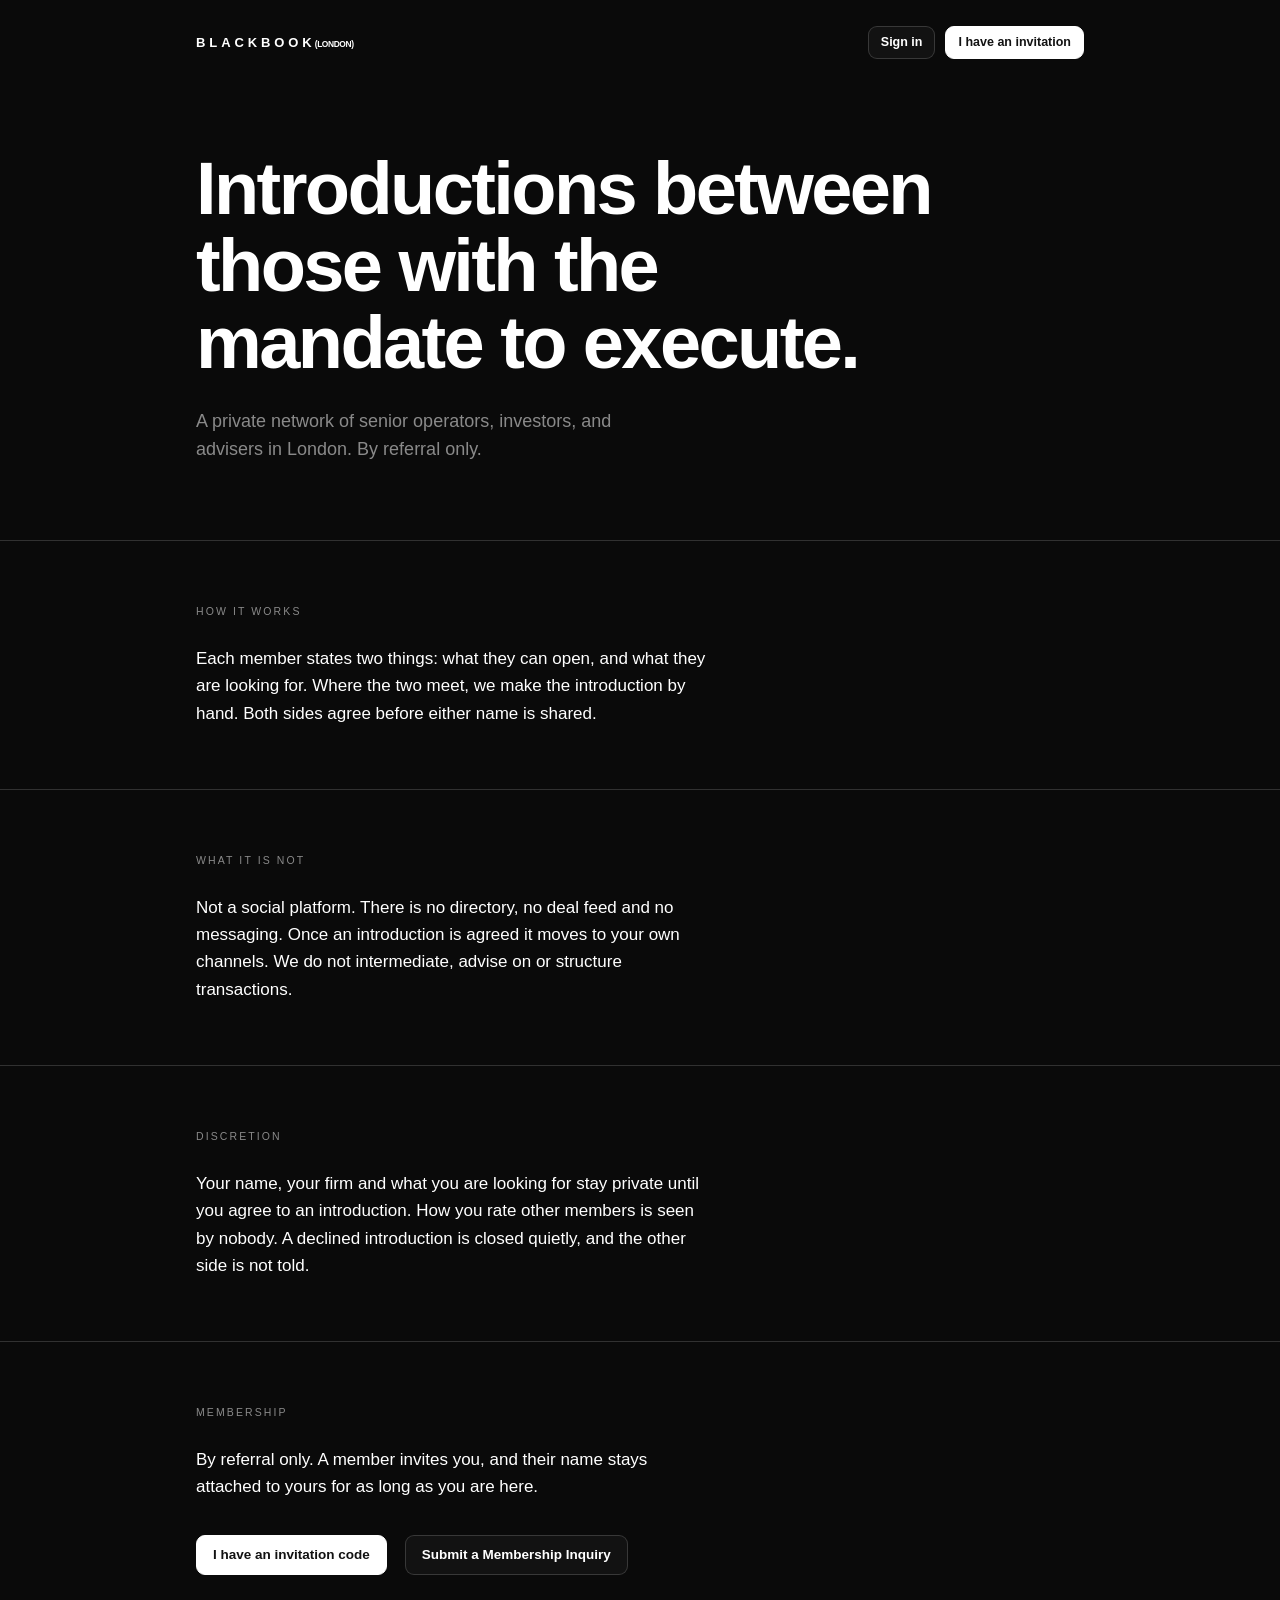
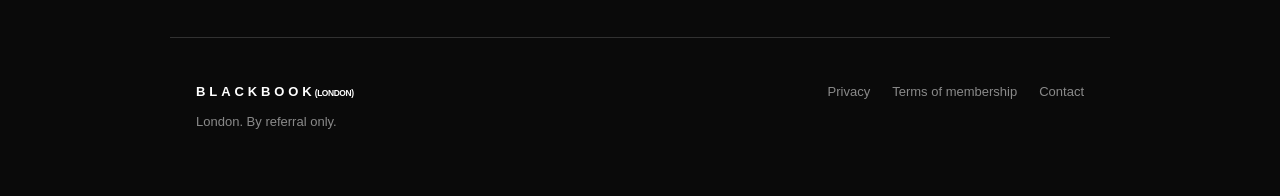
<file: index.html>
<!doctype html>
<html lang="en-GB" data-theme="auto">
<head>
<meta charset="utf-8">
<!-- One policy, the same string on every page, so a page cannot be the weak
     one. Scripts run from this origin and Clerk's Frontend API host only, with
     no unsafe-inline and no unsafe-eval. style-src keeps 'unsafe-inline'
     because Clerk's components inject their styles at runtime and do not
     render without it; that concession is the policy's one cost and is
     recorded in docs/clerk.md. GitHub Pages cannot send headers, so this meta
     tag is the whole policy and frame-ancestors cannot be expressed in it. -->
<meta http-equiv="Content-Security-Policy" content="default-src 'self'; script-src 'self' https://clerk.blackbook.london; connect-src 'self' https://clerk.blackbook.london https://blackbook-london-api.fly.dev; img-src 'self' data: https://img.clerk.com; style-src 'self' 'unsafe-inline'; font-src 'self'; frame-src https://challenges.cloudflare.com; worker-src 'self' blob:; manifest-src 'self'; base-uri 'self'; form-action 'self'; object-src 'none'; upgrade-insecure-requests">
<meta name="referrer" content="no-referrer">
<meta name="viewport" content="width=device-width, initial-scale=1, viewport-fit=cover">
<title>Blackbook London</title>
<meta name="description" content="A private network. By referral only.">
<!-- One theme-color, no media query. The page is dark or light by
     daylight.js (a sunset clock, or the member's choice), not by the
     phone's own setting, so a tag that followed the phone would put a
     white status bar over a dark page. daylight.js sets this from the same
     decision that sets the page, so it sits above that script. -->
<meta name="theme-color" content="#FFFFFF" data-light="#FFFFFF" data-dark="#0A0A0A">
<script src="assets/daylight.js?v=1792600181"></script>
<link rel="stylesheet" href="assets/app.css?v=1792600181">
<link rel="stylesheet" href="assets/landing.css?v=1792600181">
<link rel="manifest" href="manifest.json">
<meta name="mobile-web-app-capable" content="yes">
<meta name="apple-mobile-web-app-capable" content="yes">
<meta name="apple-mobile-web-app-status-bar-style" content="default">
<meta name="apple-mobile-web-app-title" content="Blackbook London">
<link rel="apple-touch-icon" href="assets/icons/apple-touch-icon-180.png?v=1792600181">
<link rel="icon" type="image/svg+xml" href="assets/favicon.svg?v=1792600181">
<link rel="alternate icon" href="favicon.ico?v=1792600181">
<script src="assets/pwa.js?v=1792600181" defer></script>
</head>
<body class="lp">

<header class="lp-bar">
  <span class="wordmark">Blackbook<span class="geo">(London)</span></span>
  <div class="row" style="gap:10px">
    <a class="btn sm" href="signin.html">Sign in</a>
    <a class="btn sm primary" href="enter.html">I have an invitation</a>
  </div>
</header>

<main>

  <section class="lp-hero">
    <h1>Introductions between those with the mandate to execute.</h1>
    <p class="lead">
      A private network of senior operators, investors, and advisers in London. By referral only.
    </p>
  </section>

  <hr class="lp-rule">

  <section class="lp-band">
    <p class="eyebrow">How it works</p>
    <div class="lp-prose">
      <p>
        Each member states two things: what they can open, and what they are looking for. Where the two meet, we make the introduction by hand. Both sides agree before either name is shared.
      </p>
    </div>
  </section>

  <hr class="lp-rule">

  <section class="lp-band">
    <p class="eyebrow">What it is not</p>
    <div class="lp-prose">
      <p>
        Not a social platform. There is no directory, no deal feed and no messaging. Once an introduction is agreed it moves to your own channels. We do not intermediate, advise on or structure transactions.
      </p>
    </div>
  </section>

  <hr class="lp-rule">

  <section class="lp-band">
    <p class="eyebrow">Discretion</p>
    <div class="lp-prose">
      <p>
        Your name, your firm and what you are looking for stay private until you agree to an introduction. How you rate other members is seen by nobody. A declined introduction is closed quietly, and the other side is not told.
      </p>
    </div>
  </section>

  <hr class="lp-rule">

  <section class="lp-band lp-entry">
    <p class="eyebrow">Membership</p>
    <div class="lp-prose">
      <p>
        By referral only. A member invites you, and their name stays attached to yours for as long as you are here.
      </p>
    </div>
    <div class="lp-actions">
      <a class="btn primary" href="enter.html">I have an invitation code</a>
      <a class="btn" href="inquire.html">Submit a Membership Inquiry</a>
    </div>
  </section>

</main>

<footer class="lp-foot">
  <div>
    <span class="wordmark">Blackbook<span class="geo">(London)</span></span>
    <p class="small muted">
      London. By referral only.
    </p>
  </div>
  <nav class="small">
    <a href="privacy.html">Privacy</a>
    <a href="terms.html">Terms of membership</a>
    <a href="mailto:privacy@blackbook.london">Contact</a>
  </nav>
</footer>

</body>
</html>
</file>
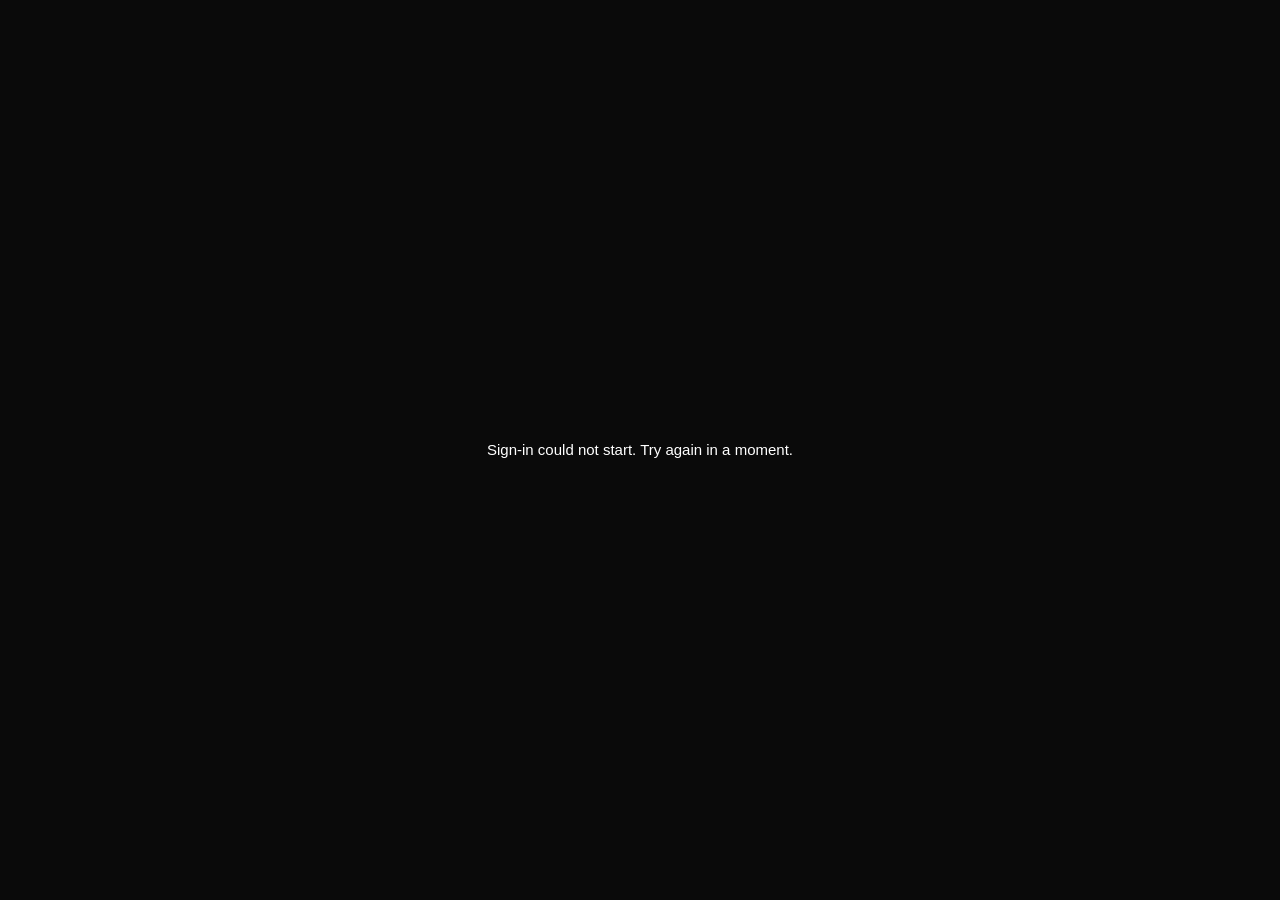
<file: app.html>
<!doctype html>
<html lang="en-GB" data-theme="auto" data-density="comfortable" class="app-shell">
<head>
<meta charset="utf-8">
<meta http-equiv="Content-Security-Policy" content="default-src 'self'; script-src 'self' https://clerk.blackbook.london; connect-src 'self' https://clerk.blackbook.london https://blackbook-london-api.fly.dev; img-src 'self' data: https://img.clerk.com; style-src 'self' 'unsafe-inline'; font-src 'self'; frame-src https://challenges.cloudflare.com; worker-src 'self' blob:; manifest-src 'self'; base-uri 'self'; form-action 'self'; object-src 'none'; upgrade-insecure-requests">
<meta name="referrer" content="no-referrer">
<meta name="viewport" content="width=device-width, initial-scale=1, viewport-fit=cover">
<meta name="robots" content="noindex, nofollow">
<title>Blackbook London</title>
<meta name="description" content="A private, referral-only network.">
<!-- Started from the head, so the slow parts are under way while the page
     is still arriving: ClerkJS, the 90 KB sign in waits on, fetched exactly
     as auth.js asks for it, and connections to Clerk and to the API. Both
     hosts are in the policy above, ClerkJS in script-src. Clerk's
     connection has no crossorigin because clerk.load() sends its cookies;
     the API's has it because api.js and warm.js send none, and a browser
     keeps the two kinds of connection apart. -->
<link rel="preconnect" href="https://clerk.blackbook.london">
<link rel="preconnect" href="https://blackbook-london-api.fly.dev" crossorigin>
<link rel="preload" href="https://clerk.blackbook.london/npm/@clerk/clerk-js@5/dist/clerk.browser.js" as="script" crossorigin="anonymous">
<!-- One theme-color, no media query. The page is dark or light by
     daylight.js (a sunset clock, or the member's choice), not by the
     phone's own setting, so a tag that followed the phone would put a
     white status bar over a dark page. daylight.js sets this from the same
     decision that sets the page, so it sits above that script. -->
<meta name="theme-color" content="#FFFFFF" data-light="#FFFFFF" data-dark="#121212">
<script src="assets/daylight.js?v=1792600181"></script>
<link rel="stylesheet" href="assets/app.css?v=1792600181">
<link rel="manifest" href="manifest.json">
<meta name="mobile-web-app-capable" content="yes">
<meta name="apple-mobile-web-app-capable" content="yes">
<meta name="apple-mobile-web-app-status-bar-style" content="default">
<meta name="apple-mobile-web-app-title" content="Blackbook London">
<link rel="apple-touch-icon" href="assets/icons/apple-touch-icon-180.png?v=1792600181">
<link rel="icon" type="image/svg+xml" href="assets/favicon.svg?v=1792600181">
<link rel="alternate icon" href="favicon.ico?v=1792600181">
<script src="assets/pwa.js?v=1792600181" defer data-install></script>
</head>
<body>

<header class="topbar" id="topbar"></header>
<main id="screen" aria-live="polite"></main>

<!-- Mobile only. Hidden above 860px, where the top nav takes over, and
     until renderChrome (core.js) has a record to draw it for. -->
<nav class="tabbar" id="tabbar" aria-label="Main" hidden></nav>
<div class="sheet-wrap" id="sheet" hidden>
  <div class="scrim" data-sheet="close"></div>
  <div class="sheet" role="dialog" aria-modal="true" aria-label="More">
    <div class="grab" aria-hidden="true"></div>
    <div class="sheet-list"></div>
  </div>
</div>

<!-- Config first, then data and shell. auth.js follows core.js because core.js
     declares BB and auth.js attaches to it. Any script added here must also be
     added to SHELL in sw.js, with a VERSION bump, or the app fails offline. -->
<script src="assets/config.js?v=1792600181"></script>
<script src="assets/warm.js?v=1792600181"></script>
<script src="assets/data.js?v=1792600181"></script>
<script src="assets/core.js?v=1792600181"></script>
<script src="assets/auth.js?v=1792600181"></script>
<script src="assets/api.js?v=1792600181"></script>
<script src="assets/store.js?v=1792600181"></script>

<!-- D3 v7 (assets/vendor/d3.min.js, vendored so the CSP stays 'self' and
     the Network graph works offline) is not loaded here. The Network screen
     fetches it the first time it mounts, and sw.js still holds it. -->

<!-- Screens register themselves on BB.screens -->
<script src="assets/screens/home.js?v=1792600181"></script>
<script src="assets/screens/network.js?v=1792600181"></script>
<script src="assets/screens/asks.js?v=1792600181"></script>
<script src="assets/screens/gives.js?v=1792600181"></script>
<script src="assets/screens/members.js?v=1792600181"></script>
<script src="assets/screens/introductions.js?v=1792600181"></script>
<script src="assets/screens/profile.js?v=1792600181"></script>
<script src="assets/screens/admin.js?v=1792600181"></script>

<!-- Boot last, once every screen exists -->
<script src="assets/boot.js?v=1792600181"></script>

</body>
</html>
</file>
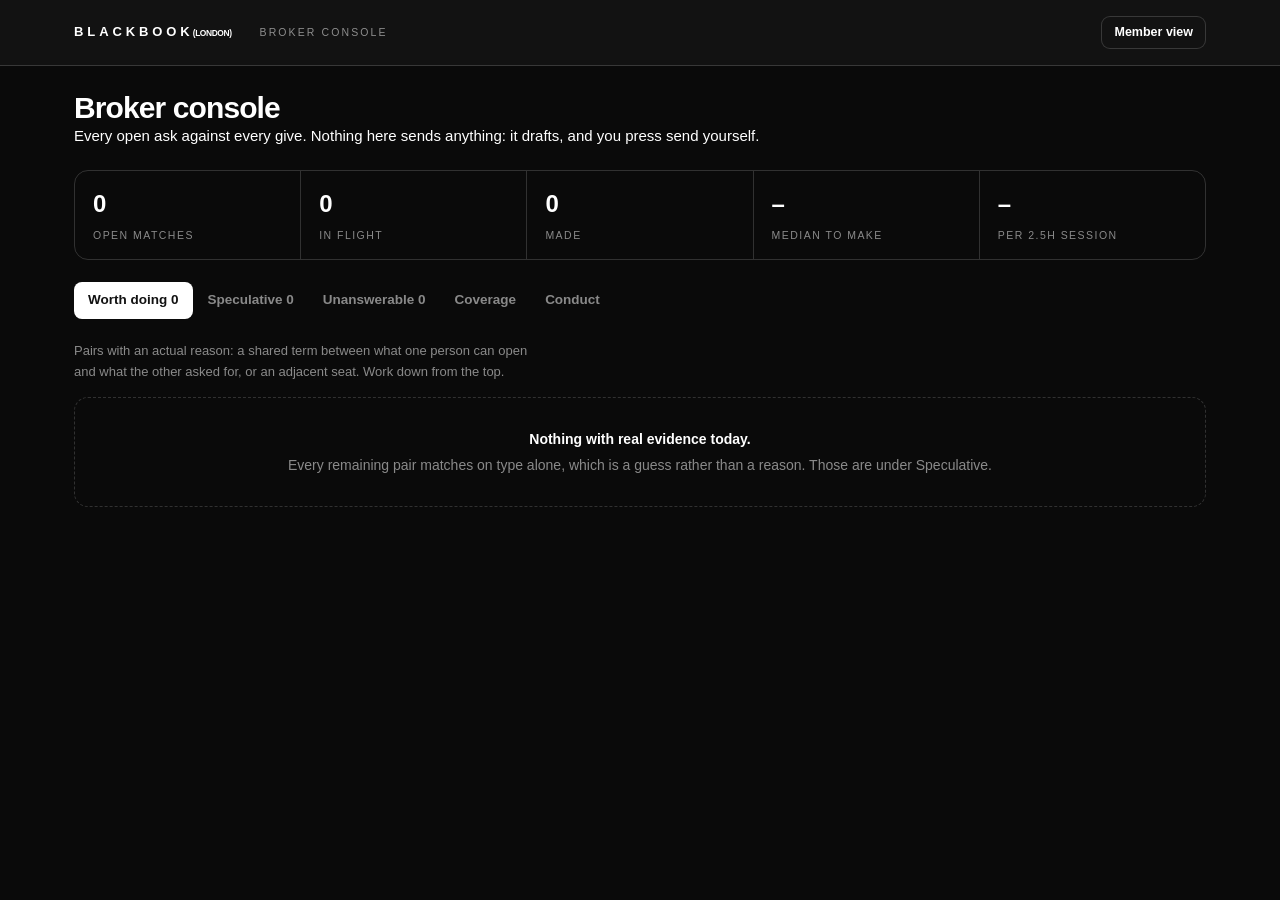
<file: console.html>
<!doctype html>
<html lang="en-GB" data-theme="auto" class="app-shell">
<head>
<meta charset="utf-8">
<meta http-equiv="Content-Security-Policy" content="default-src 'self'; script-src 'self' https://clerk.blackbook.london; connect-src 'self' https://clerk.blackbook.london https://blackbook-london-api.fly.dev; img-src 'self' data: https://img.clerk.com; style-src 'self' 'unsafe-inline'; font-src 'self'; frame-src https://challenges.cloudflare.com; worker-src 'self' blob:; manifest-src 'self'; base-uri 'self'; form-action 'self'; object-src 'none'; upgrade-insecure-requests">
<meta name="referrer" content="no-referrer">
<meta name="viewport" content="width=device-width, initial-scale=1, viewport-fit=cover">
<meta name="robots" content="noindex, nofollow">
<title>Blackbook London: Broker console</title>
<!-- One theme-color, no media query. The page is dark or light by
     daylight.js (a sunset clock, or the member's choice), not by the
     phone's own setting, so a tag that followed the phone would put a
     white status bar over a dark page. daylight.js sets this from the same
     decision that sets the page, so it sits above that script. -->
<meta name="theme-color" content="#FFFFFF" data-light="#FFFFFF" data-dark="#121212">
<script src="assets/daylight.js?v=1792600181"></script>
<link rel="stylesheet" href="assets/app.css?v=1792600181">
<link rel="manifest" href="manifest.json">
<meta name="mobile-web-app-capable" content="yes">
<meta name="apple-mobile-web-app-capable" content="yes">
<meta name="apple-mobile-web-app-status-bar-style" content="default">
<meta name="apple-mobile-web-app-title" content="Blackbook London">
<link rel="apple-touch-icon" href="assets/icons/apple-touch-icon-180.png?v=1792600181">
<link rel="icon" type="image/svg+xml" href="assets/favicon.svg?v=1792600181">
<link rel="alternate icon" href="favicon.ico?v=1792600181">
<script src="assets/pwa.js?v=1792600181" defer></script>
<style>
/* Operator surface, not a member surface. Denser, plainer, and it borrows the
   member design system rather than inventing a second one, so nobody has to
   hold two visual languages in their head. */
.con { max-width: 1180px; margin: 0 auto; padding: 26px 24px 90px; }
.con-head { display: flex; align-items: flex-end; justify-content: space-between;
  gap: 20px; flex-wrap: wrap; margin-bottom: 22px; }
.con-tabs { display: flex; gap: 1px; margin: 0 0 22px; }
.con-tabs button { padding: 8px 14px; border-radius: 8px; font-size: 13.5px;
  font-weight: 600; color: var(--muted); }
.con-tabs button[aria-current="true"] { background: var(--accent); color: var(--surface); }

.m { border: 1px solid var(--line); border-radius: var(--r); margin-bottom: 12px;
  background: var(--surface); }
.m-top { display: flex; gap: 16px; align-items: flex-start; padding: 15px 18px;
  width: 100%; text-align: left; }
.m-score { font-family: var(--font-display); font-weight: 650; font-size: 21px;
  min-width: 42px; font-variant-numeric: tabular-nums; }
.m-body { flex: 1; min-width: 0; }
.m-line { font-size: 14px; line-height: 1.5; }
.m-line b { font-weight: 650; }
.m-why { margin-top: 6px; display: flex; gap: 6px; flex-wrap: wrap; }
.m-why span { font-size: 10.5px; letter-spacing: .08em; text-transform: uppercase;
  color: var(--muted); border: 1px solid var(--line); border-radius: var(--r-pill);
  padding: 2px 8px; }
.m-state { font-size: 10.5px; letter-spacing: .12em; text-transform: uppercase;
  padding: 4px 10px; border-radius: var(--r-pill); border: 1px solid var(--line);
  color: var(--muted); white-space: nowrap; }
.m-state.flight { border-color: var(--accent); color: var(--text); }
.m-state.made { background: var(--accent); color: var(--surface); border-color: var(--accent); }
.m-state.passed { opacity: .5; }
.m.done { opacity: .55; }

.m-open { padding: 0 18px 18px; border-top: 1px solid var(--line); }
.m-cols { display: grid; grid-template-columns: 1fr 1fr; gap: 18px; margin-top: 16px; }
@media (max-width: 720px) { .m-cols { grid-template-columns: 1fr; } }
.m-quote { background: var(--recess); border-radius: 10px; padding: 13px 15px;
  font-size: 13.5px; line-height: 1.55; }
.draft { width: 100%; font: inherit; font-size: 13px; line-height: 1.55;
  background: var(--recess); border: 1px solid var(--line); border-radius: 10px;
  padding: 12px 14px; color: var(--text); resize: vertical; }

.stat-row { display: flex; gap: 0; border: 1px solid var(--line);
  border-radius: var(--r); overflow: hidden; margin-bottom: 22px; }
.stat-row div { flex: 1; padding: 14px 18px; border-right: 1px solid var(--line); }
.stat-row div:last-child { border-right: 0; }
.stat-row b { display: block; font-family: var(--font-display); font-size: 24px;
  font-weight: 650; font-variant-numeric: tabular-nums; }
.stat-row span { font-size: 10.5px; letter-spacing: .14em; text-transform: uppercase;
  color: var(--muted); }
@media (pointer: coarse) { .draft { font-size: 16px; } }
</style>
</head>
<body>

<header class="topbar">
  <div class="topbar-inner">
    <span class="wordmark">Blackbook<span class="geo">(London)</span></span>
    <span class="eyebrow" style="margin-right:auto">Broker console</span>
    <a class="btn sm" href="app.html">Member view</a>
  </div>
</header>

<main class="con" id="con"></main>

<script src="assets/data.js?v=1792600181"></script>
<script src="assets/match.js?v=1792600181"></script>
<script src="assets/console.js?v=1792600181"></script>

</body>
</html>
</file>
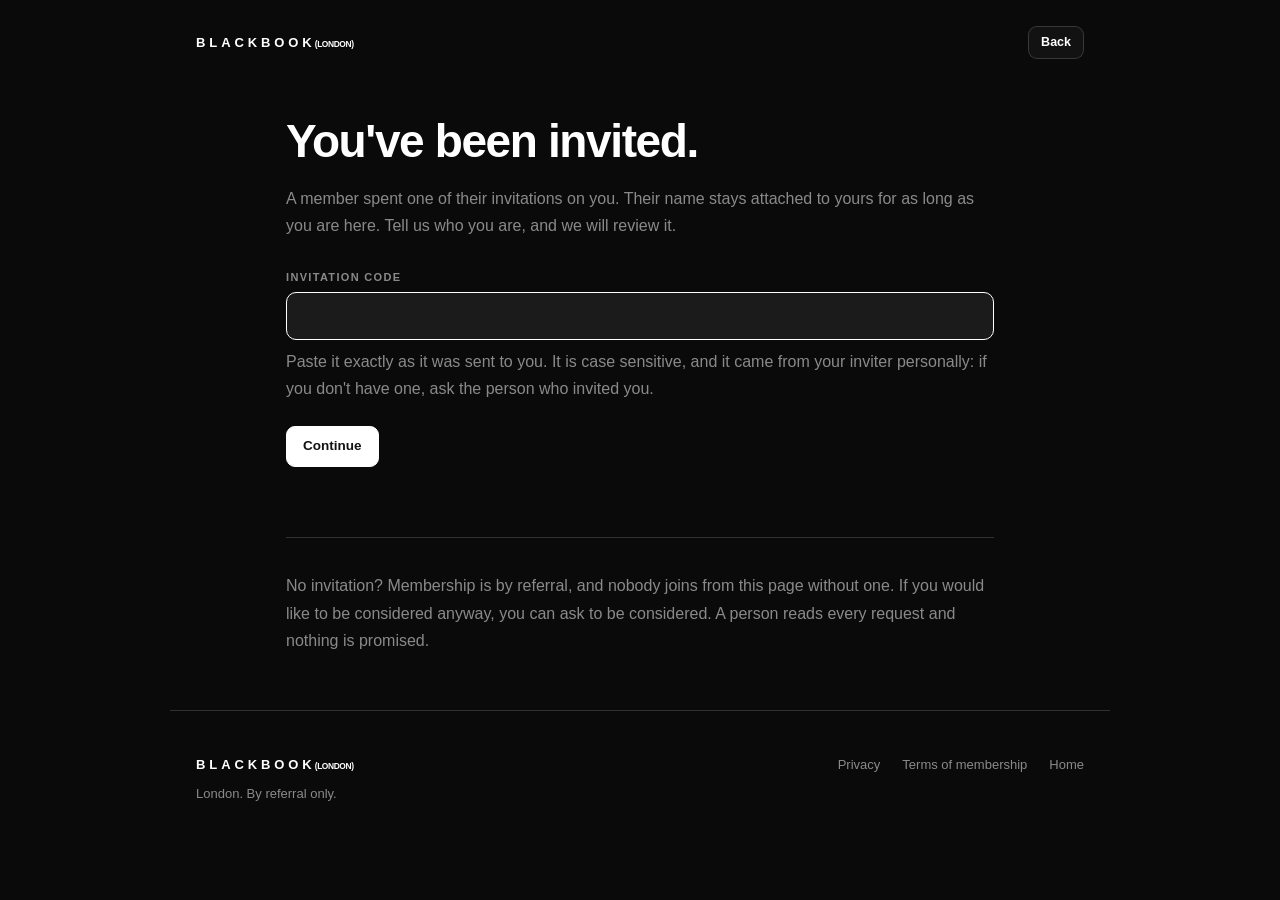
<file: enter.html>
<!doctype html>
<html lang="en-GB" data-theme="auto">
<head>
<meta charset="utf-8">
<!-- connect-src names the API origin by hand because a meta policy cannot
     read assets/config.js. If API_BASE changes, change it here and on every
     other page too, or the browser blocks the POST and the page reports that
     the door could not be reached. -->
<meta http-equiv="Content-Security-Policy" content="default-src 'self'; script-src 'self' https://clerk.blackbook.london; connect-src 'self' https://clerk.blackbook.london https://blackbook-london-api.fly.dev; img-src 'self' data: https://img.clerk.com; style-src 'self' 'unsafe-inline'; font-src 'self'; frame-src https://challenges.cloudflare.com; worker-src 'self' blob:; manifest-src 'self'; base-uri 'self'; form-action 'self'; object-src 'none'; upgrade-insecure-requests">
<meta name="referrer" content="no-referrer">
<meta name="viewport" content="width=device-width, initial-scale=1, viewport-fit=cover">
<meta name="robots" content="noindex, nofollow">
<title>Blackbook London: You've been invited</title>
<!-- One theme-color, no media query. The page is dark or light by
     daylight.js (a sunset clock, or the member's choice), not by the
     phone's own setting, so a tag that followed the phone would put a
     white status bar over a dark page. daylight.js sets this from the same
     decision that sets the page, so it sits above that script. -->
<meta name="theme-color" content="#FFFFFF" data-light="#FFFFFF" data-dark="#0A0A0A">
<script src="assets/daylight.js?v=1792600181"></script>
<link rel="stylesheet" href="assets/app.css?v=1792600181">
<link rel="stylesheet" href="assets/landing.css?v=1792600181">
<link rel="manifest" href="manifest.json">
<meta name="mobile-web-app-capable" content="yes">
<meta name="apple-mobile-web-app-capable" content="yes">
<meta name="apple-mobile-web-app-status-bar-style" content="default">
<meta name="apple-mobile-web-app-title" content="Blackbook London">
<link rel="apple-touch-icon" href="assets/icons/apple-touch-icon-180.png?v=1792600181">
<link rel="icon" type="image/svg+xml" href="assets/favicon.svg?v=1792600181">
<link rel="alternate icon" href="favicon.ico?v=1792600181">
<script src="assets/pwa.js?v=1792600181" defer></script>
</head>
<body class="lp">

<header class="lp-bar">
  <a class="wordmark" href="index.html">Blackbook<span class="geo">(London)</span></a>
  <a class="btn sm" href="index.html">Back</a>
</header>

<main class="lp-doc lp-enter">
  <h1>You've been invited.</h1>
  <p class="lead">
    A member spent one of their invitations on you. Their name stays
    attached to yours for as long as you are here. Tell us who you are, and
    we will review it.
  </p>

  <!-- method="post" so that if assets/join.js has not attached its handler the
       browser's native submission is a POST to this page (which GitHub Pages
       answers with 405) rather than a GET carrying the invitation code and the
       applicant's details in the URL.
       The two version attributes are written by build-legal.py from the
       documents' own status lines, as are the two numbers in the acceptance
       label below. Edit the documents and rerun it, never these by hand. -->
  <form id="join-form" method="post" novalidate
    data-terms-version="1.3" data-privacy-version="1.7">
    <label class="fld">
      <span class="lbl">Invitation code</span>
      <input id="code" name="code" type="text" inputmode="text"
        autocomplete="off" autocapitalize="off" autocorrect="off"
        spellcheck="false" maxlength="64" required
        aria-describedby="code-help">
    </label>
    <p id="code-help" class="small muted lp-help">
      Paste it exactly as it was sent to you. It is case sensitive, and it
      came from your inviter personally: if you don't have one, ask the person
      who invited you.
    </p>

    <!-- Shown only after the backend has said the code is live. -->
    <div id="step-two" hidden>
    <!-- Shown when the invitation came with details already written in. -->
    <p id="prefill-note" class="small muted lp-help" hidden>
      Filled in from your invitation. Check each detail and change anything
      that is wrong.
    </p>
    <div class="lp-pair">
      <label class="fld">
        <span class="lbl">First name</span>
        <input id="first_name" name="first_name" type="text"
          autocomplete="given-name" maxlength="120" required>
      </label>
      <label class="fld">
        <span class="lbl">Last name</span>
        <input id="last_name" name="last_name" type="text"
          autocomplete="family-name" maxlength="120" required>
      </label>
    </div>

    <label class="fld">
      <span class="lbl">Email</span>
      <input id="email" name="email" type="email" inputmode="email"
        autocomplete="email" autocapitalize="off" spellcheck="false"
        maxlength="320" required aria-describedby="email-help">
    </label>
    <p id="email-help" class="small muted lp-help">
      The invitation to sign in goes to this address, so use one you will
      still hold in a few weeks.
    </p>

    <div class="lp-pair">
      <label class="fld">
        <span class="lbl">Role</span>
        <input id="role_title" name="role_title" type="text"
          autocomplete="organization-title" maxlength="160" required>
      </label>
      <label class="fld">
        <span class="lbl">Firm, family office or holding company</span>
        <input id="firm" name="firm" type="text"
          autocomplete="organization" maxlength="160" required>
      </label>
    </div>

    <label class="fld">
      <span class="lbl">City</span>
      <input id="city" name="city" type="text"
        autocomplete="address-level2" maxlength="80" required>
    </label>

    <label class="fld">
      <span class="lbl">LinkedIn profile URL <span class="opt">optional</span></span>
      <input id="linkedin_url" name="linkedin_url" type="url" inputmode="url"
        autocomplete="url" autocapitalize="off" spellcheck="false"
        maxlength="400" aria-describedby="linkedin-help">
    </label>
    <p id="linkedin-help" class="small muted lp-help">
      When an introduction is made, the other member is given this and your
      email address.
    </p>

    <!-- What a member is held to. assets/join.js will not send step two until
         this is ticked, and sends the form's two versions with it; the API
         keeps them with the time the join was written. The links open a new
         tab so reading them does not lose what has been typed here. -->
    <label class="lp-accept">
      <input id="accept" name="accept" type="checkbox" required>
      <span>
        I accept the <a href="terms.html" target="_blank" rel="noopener">Terms
        of Membership</a> (version <span data-version-of="terms">1.3</span>) and
        have read the <a href="privacy.html" target="_blank" rel="noopener">Privacy
        Policy</a> (version <span data-version-of="privacy">1.7</span>).
      </span>
    </label>

    <!-- The notice owed at the point of collection, as on inquire.html: who is
         asking, why, on what basis, and where the periods are written down. -->
    <p class="small muted lp-help lp-notice">
      What happens to this: the Founder, trading as Blackbook London, is the
      data controller. We use these details to consider your application and,
      if you are admitted, to run your membership. The legal basis for running
      your membership is the contract between us, and for considering your
      application, our legitimate interests. The
      <a href="privacy.html" target="_blank" rel="noopener">privacy policy</a>
      says how long each part is kept. To see what we hold, email
      <a href="mailto:privacy@blackbook.london">privacy@blackbook.london</a>.
    </p>

    </div>

    <div class="row lp-submit">
      <button id="submit" class="btn primary" type="submit">Continue</button>
      <button id="change-code" class="btn sm" type="button" hidden>Use a different code</button>
    </div>
    <p id="join-msg" class="small lp-msg" role="status" aria-live="polite"></p>
  </form>

  <section id="joined" class="lp-joined" hidden tabindex="-1">
    <h2>Received.</h2>
    <p>
      Your application is with us and will be read by a person. Once it has
      been reviewed, an invitation to sign in follows by email. There is
      nothing more to do here.
    </p>
  </section>

  <hr class="lp-rule">

  <p class="small muted lp-nothing">
    No invitation? Membership is by referral, and nobody joins from this page
    without one. If you would like to be considered anyway, you can
    <a href="inquire.html">ask to be considered</a>. A person reads every
    request and nothing is promised.
  </p>
</main>

<footer class="lp-foot">
  <div>
    <span class="wordmark">Blackbook<span class="geo">(London)</span></span>
    <p class="small muted">London. By referral only.</p>
  </div>
  <nav class="small">
    <a href="privacy.html">Privacy</a>
    <a href="terms.html">Terms of membership</a>
    <a href="index.html">Home</a>
  </nav>
</footer>

<script src="assets/config.js?v=1792600181"></script>
<script src="assets/warm.js?v=1792600181"></script>
<script src="assets/join.js?v=1792600181"></script>

</body>
</html>
</file>
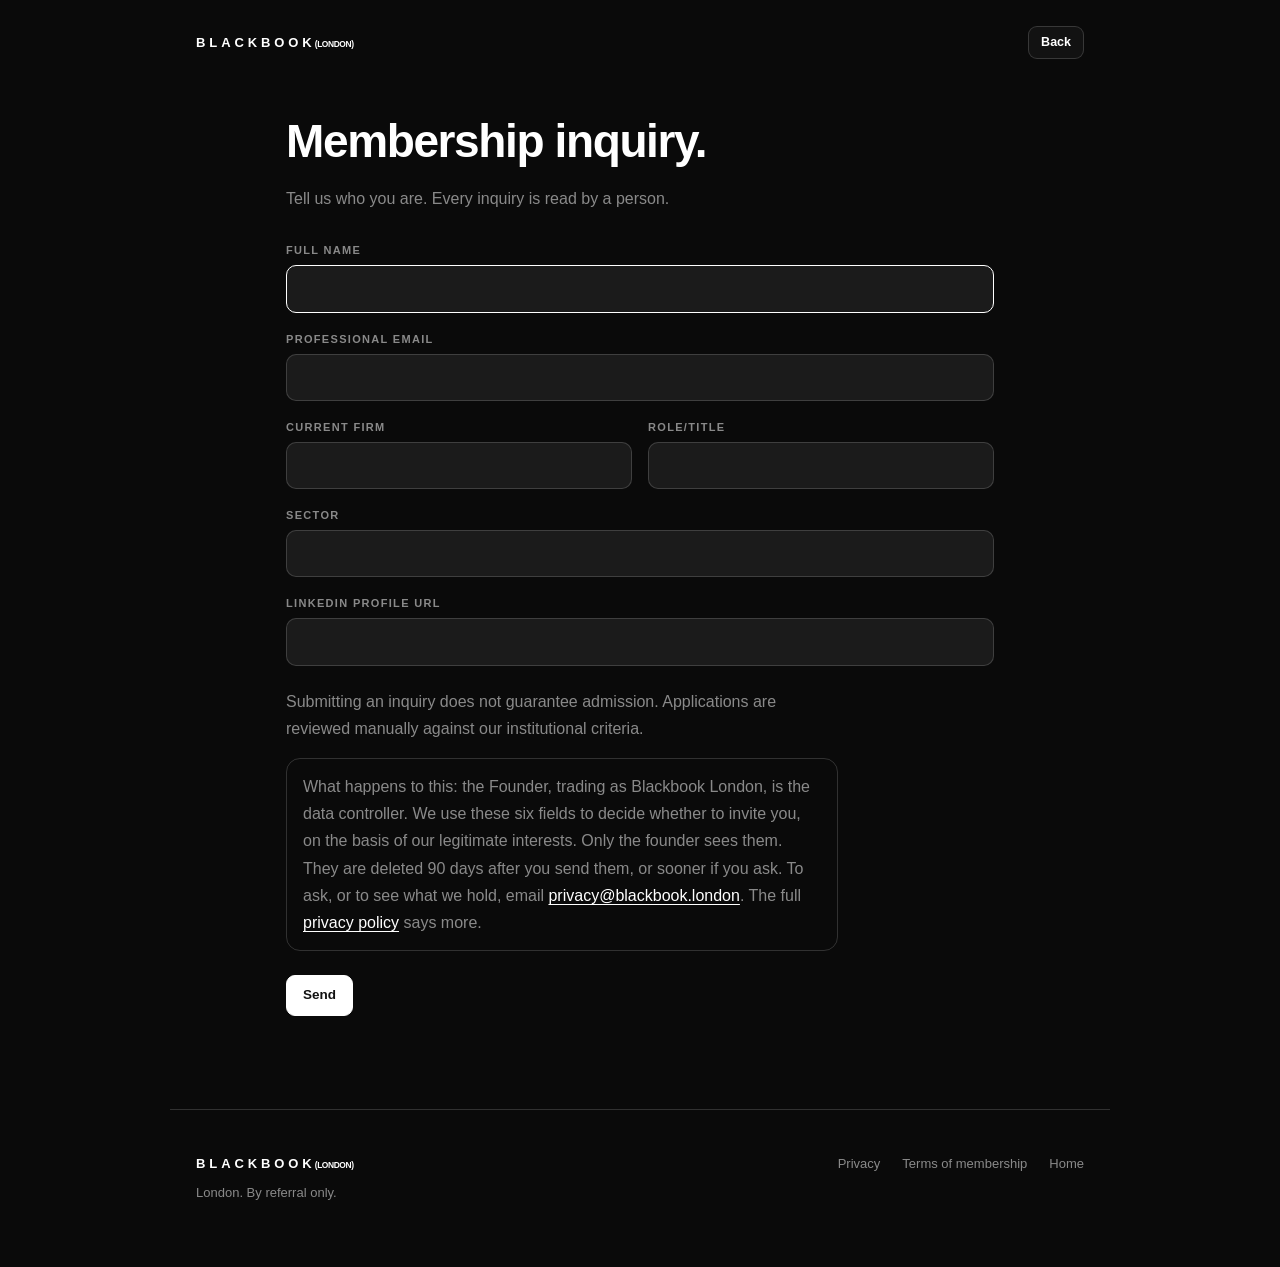
<file: inquire.html>
<!doctype html>
<html lang="en-GB" data-theme="auto">
<head>
<meta charset="utf-8">
<!-- connect-src names the API origin by hand because a meta policy cannot
     read assets/config.js. If API_BASE changes, change it here and on every
     other page too, or the browser blocks the POST and the page reports that
     the form could not be sent. -->
<meta http-equiv="Content-Security-Policy" content="default-src 'self'; script-src 'self' https://clerk.blackbook.london; connect-src 'self' https://clerk.blackbook.london https://blackbook-london-api.fly.dev; img-src 'self' data: https://img.clerk.com; style-src 'self' 'unsafe-inline'; font-src 'self'; frame-src https://challenges.cloudflare.com; worker-src 'self' blob:; manifest-src 'self'; base-uri 'self'; form-action 'self'; object-src 'none'; upgrade-insecure-requests">
<meta name="referrer" content="no-referrer">
<meta name="viewport" content="width=device-width, initial-scale=1, viewport-fit=cover">
<title>Blackbook London: Membership inquiry</title>
<meta name="robots" content="noindex, nofollow">
<meta name="description" content="A private network. By referral only.">
<!-- One theme-color, no media query. The page is dark or light by
     daylight.js (a sunset clock, or the member's choice), not by the
     phone's own setting, so a tag that followed the phone would put a
     white status bar over a dark page. daylight.js sets this from the same
     decision that sets the page, so it sits above that script. -->
<meta name="theme-color" content="#FFFFFF" data-light="#FFFFFF" data-dark="#0A0A0A">
<script src="assets/daylight.js?v=1792600181"></script>
<link rel="stylesheet" href="assets/app.css?v=1792600181">
<link rel="stylesheet" href="assets/landing.css?v=1792600181">
<link rel="manifest" href="manifest.json">
<meta name="mobile-web-app-capable" content="yes">
<meta name="apple-mobile-web-app-capable" content="yes">
<meta name="apple-mobile-web-app-status-bar-style" content="default">
<meta name="apple-mobile-web-app-title" content="Blackbook London">
<link rel="apple-touch-icon" href="assets/icons/apple-touch-icon-180.png?v=1792600181">
<link rel="icon" type="image/svg+xml" href="assets/favicon.svg?v=1792600181">
<link rel="alternate icon" href="favicon.ico?v=1792600181">
<script src="assets/pwa.js?v=1792600181" defer></script>
</head>
<body class="lp">

<header class="lp-bar">
  <a class="wordmark" href="index.html">Blackbook<span class="geo">(London)</span></a>
  <a class="btn sm" href="index.html">Back</a>
</header>

<main class="lp-doc lp-enter">
  <h1>Membership inquiry.</h1>
  <p class="lead">
    Tell us who you are. Every inquiry is read by a person.
  </p>

  <!-- method="post" so that if assets/inquire.js has not attached its handler
       the browser's native submission is a POST to this page (which GitHub
       Pages answers with 405) rather than a GET carrying the details in the
       URL. -->
  <form id="inquiry-form" method="post" novalidate>
    <label class="fld">
      <span class="lbl">Full Name</span>
      <input id="full_name" name="full_name" type="text"
        autocomplete="name" maxlength="160" required>
    </label>

    <label class="fld">
      <span class="lbl">Professional Email</span>
      <input id="email" name="email" type="email" inputmode="email"
        autocomplete="email" autocapitalize="off" spellcheck="false"
        maxlength="320" required>
    </label>

    <div class="lp-pair">
      <label class="fld">
        <span class="lbl">Current Firm</span>
        <input id="firm" name="firm" type="text"
          autocomplete="organization" maxlength="160" required>
      </label>
      <label class="fld">
        <span class="lbl">Role/Title</span>
        <input id="role_title" name="role_title" type="text"
          autocomplete="organization-title" maxlength="160" required>
      </label>
    </div>

    <label class="fld">
      <span class="lbl">Sector</span>
      <input id="sector" name="sector" type="text"
        autocomplete="off" maxlength="80" required>
    </label>

    <label class="fld">
      <span class="lbl">LinkedIn Profile URL</span>
      <input id="linkedin_url" name="linkedin_url" type="url" inputmode="url"
        autocomplete="url" autocapitalize="off" spellcheck="false"
        maxlength="400" required>
    </label>

    <p class="small muted lp-help lp-caveat">
      Submitting an inquiry does not guarantee admission. Applications are reviewed manually against our institutional criteria.
    </p>

    <!-- The notice a person is entitled to at the point they hand over their
         details, rather than a link to a policy they will not open: who is
         asking, why, on what basis, for how long, and how to have it deleted
         sooner. Article 13 wants this here, and here is where it is. -->
    <p class="small muted lp-help lp-notice">
      What happens to this: the Founder, trading as Blackbook London, is the
      data controller. We use these six fields to decide whether to invite you,
      on the basis of our legitimate interests. Only the founder sees them. They
      are deleted 90 days after you send them, or sooner if you ask. To ask, or
      to see what we hold, email
      <a href="mailto:privacy@blackbook.london">privacy@blackbook.london</a>.
      The full <a href="privacy.html">privacy policy</a> says more.
    </p>

    <div class="row lp-submit">
      <button id="submit" class="btn primary" type="submit">Send</button>
    </div>
    <p id="inquiry-msg" class="small lp-msg" role="status" aria-live="polite"></p>
  </form>

  <section id="received" class="lp-joined" hidden tabindex="-1">
    <h2>Received.</h2>
    <p>
      A person will read it. If it is a fit, we will be in touch. There is
      nothing more to do here.
    </p>
  </section>
</main>

<footer class="lp-foot">
  <div>
    <span class="wordmark">Blackbook<span class="geo">(London)</span></span>
    <p class="small muted">London. By referral only.</p>
  </div>
  <nav class="small">
    <a href="privacy.html">Privacy</a>
    <a href="terms.html">Terms of membership</a>
    <a href="index.html">Home</a>
  </nav>
</footer>

<script src="assets/config.js?v=1792600181"></script>
<script src="assets/inquire.js?v=1792600181"></script>

</body>
</html>
</file>
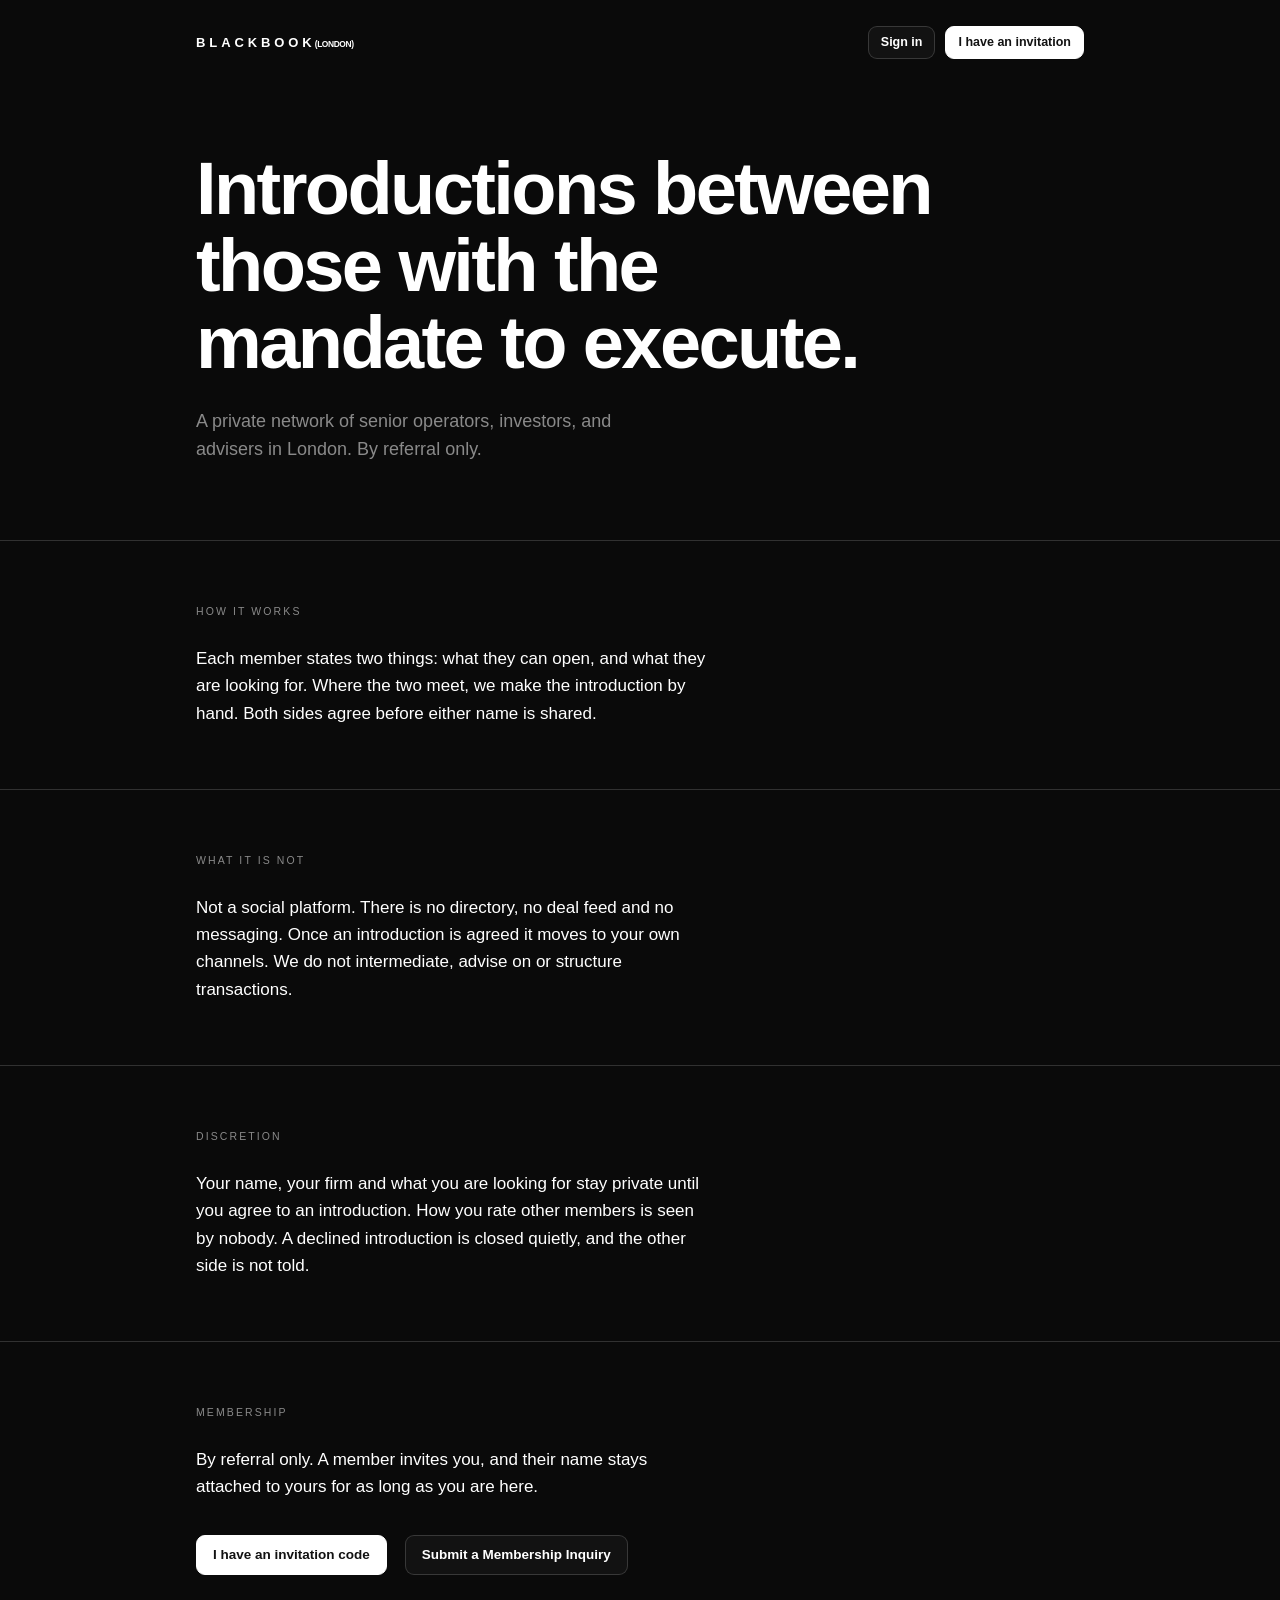
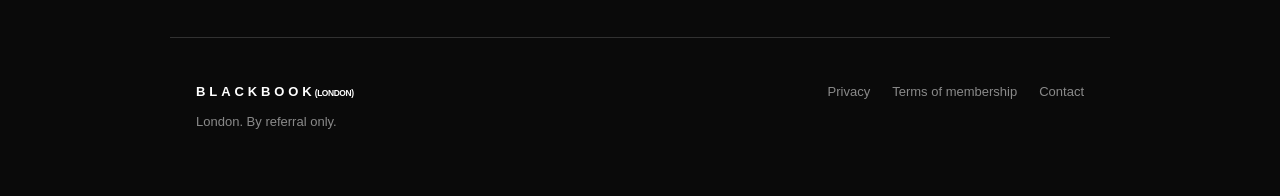
<file: landing.html>
<!doctype html>
<html lang="en-GB">
<head>
<meta charset="utf-8">
<meta http-equiv="Content-Security-Policy" content="default-src 'self'; script-src 'self' https://clerk.blackbook.london; connect-src 'self' https://clerk.blackbook.london https://blackbook-london-api.fly.dev; img-src 'self' data: https://img.clerk.com; style-src 'self' 'unsafe-inline'; font-src 'self'; frame-src https://challenges.cloudflare.com; worker-src 'self' blob:; manifest-src 'self'; base-uri 'self'; form-action 'self'; object-src 'none'; upgrade-insecure-requests">
<meta name="referrer" content="no-referrer">
<!-- The refresh above is instant, but a browser with meta refresh off, or a
     slow connection, renders the line below instead. It is a page, so it gets
     a viewport like every other page. -->
<meta name="viewport" content="width=device-width, initial-scale=1, viewport-fit=cover">
<meta name="robots" content="noindex, nofollow">
<!-- The public page used to live here. Old links still land. -->
<meta http-equiv="refresh" content="0; url=index.html">
<title>Blackbook London</title>
<link rel="manifest" href="manifest.json">
<meta name="theme-color" content="#FFFFFF">
<meta name="mobile-web-app-capable" content="yes">
<meta name="apple-mobile-web-app-capable" content="yes">
<meta name="apple-mobile-web-app-status-bar-style" content="default">
<meta name="apple-mobile-web-app-title" content="Blackbook London">
<link rel="apple-touch-icon" href="assets/icons/apple-touch-icon-180.png?v=1792600181">
<link rel="icon" type="image/svg+xml" href="assets/favicon.svg?v=1792600181">
<link rel="alternate icon" href="favicon.ico?v=1792600181">
</head>
<body>
<p><a href="index.html">Blackbook London has moved to the front page.</a></p>
</body>
</html>
</file>
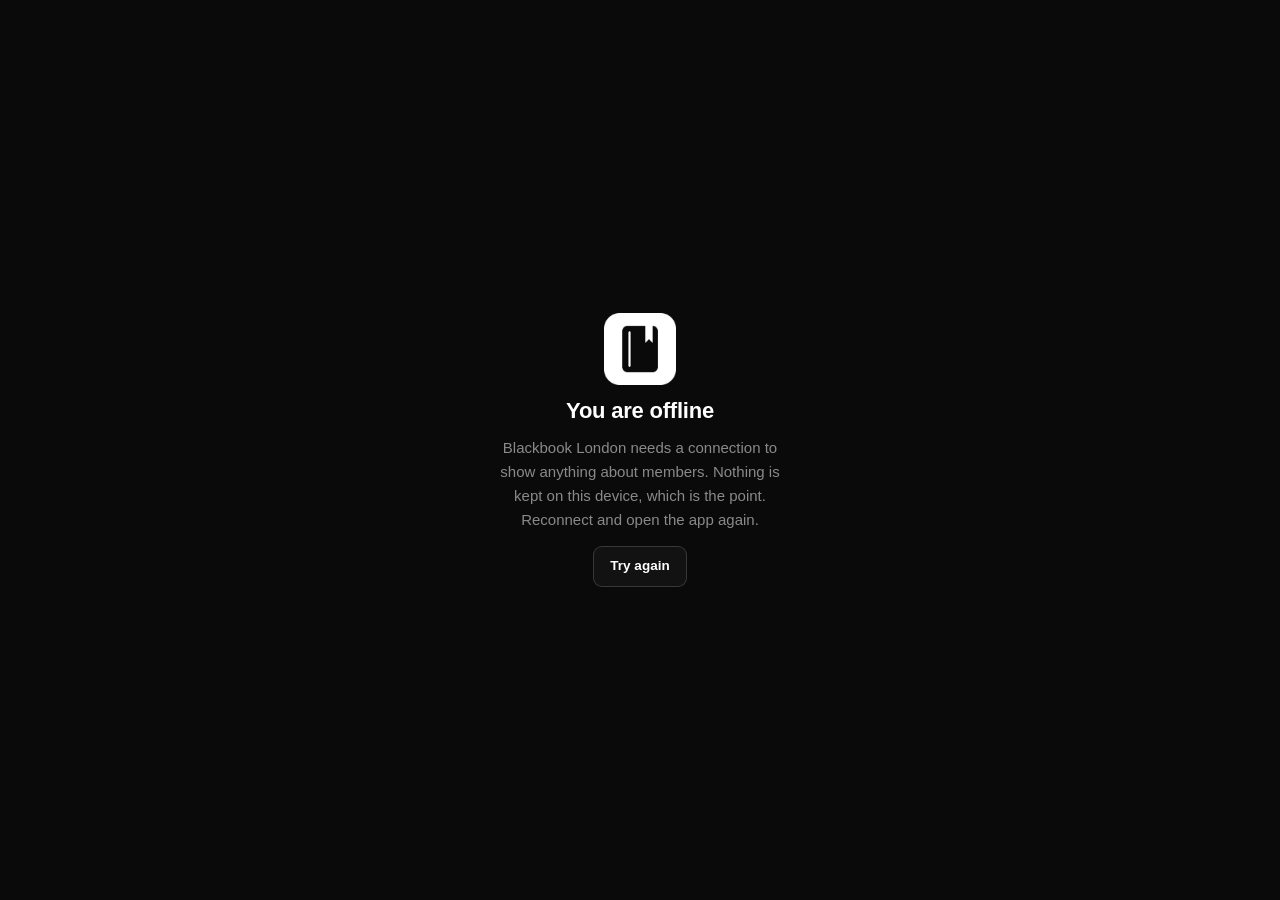
<file: offline.html>
<!doctype html>
<html lang="en-GB" data-theme="auto">
<head>
<meta charset="utf-8">
<meta http-equiv="Content-Security-Policy" content="default-src 'self'; script-src 'self' https://clerk.blackbook.london; connect-src 'self' https://clerk.blackbook.london https://blackbook-london-api.fly.dev; img-src 'self' data: https://img.clerk.com; style-src 'self' 'unsafe-inline'; font-src 'self'; frame-src https://challenges.cloudflare.com; worker-src 'self' blob:; manifest-src 'self'; base-uri 'self'; form-action 'self'; object-src 'none'; upgrade-insecure-requests">
<meta name="referrer" content="no-referrer">
<meta name="viewport" content="width=device-width, initial-scale=1, viewport-fit=cover">
<meta name="robots" content="noindex, nofollow">
<title>Blackbook London: Offline</title>
<!-- One theme-color, no media query. The page is dark or light by
     daylight.js (a sunset clock, or the member's choice), not by the
     phone's own setting, so a tag that followed the phone would put a
     white status bar over a dark page. daylight.js sets this from the same
     decision that sets the page, so it sits above that script. -->
<meta name="theme-color" content="#FFFFFF" data-light="#FFFFFF" data-dark="#0A0A0A">
<script src="assets/daylight.js?v=1792600181"></script>
<link rel="stylesheet" href="assets/app.css?v=1792600181">
<link rel="manifest" href="manifest.json">
<meta name="mobile-web-app-capable" content="yes">
<meta name="apple-mobile-web-app-capable" content="yes">
<meta name="apple-mobile-web-app-status-bar-style" content="default">
<meta name="apple-mobile-web-app-title" content="Blackbook London">
<link rel="apple-touch-icon" href="assets/icons/apple-touch-icon-180.png?v=1792600181">
<link rel="icon" type="image/svg+xml" href="assets/favicon.svg?v=1792600181">
<link rel="alternate icon" href="favicon.ico?v=1792600181">
<style>
  /* Kept inline so the page still reads if app.css is missing from the cache. */
  .offline {
    min-height: 100vh; min-height: 100dvh;
    display: flex; flex-direction: column; align-items: center; justify-content: center;
    padding: 32px 24px calc(32px + env(safe-area-inset-bottom));
    text-align: center; gap: 14px;
  }
  .offline img { width: 72px; height: 72px; }
  .offline h1 { font-size: 22px; font-weight: 650; letter-spacing: -0.01em; margin: 0; }
  .offline p { max-width: 34ch; margin: 0; line-height: 1.6; color: var(--muted, rgba(0, 0, 0, 0.56)); }
</style>
</head>
<body>

<main class="offline">
  <img src="assets/icons/icon-192.png?v=1792600181" alt="" width="72" height="72">
  <h1>You are offline</h1>
  <p>Blackbook London needs a connection to show anything about members. Nothing is kept on this device, which is the point. Reconnect and open the app again.</p>
  <a class="btn" href="app.html">Try again</a>
</main>

</body>
</html>
</file>
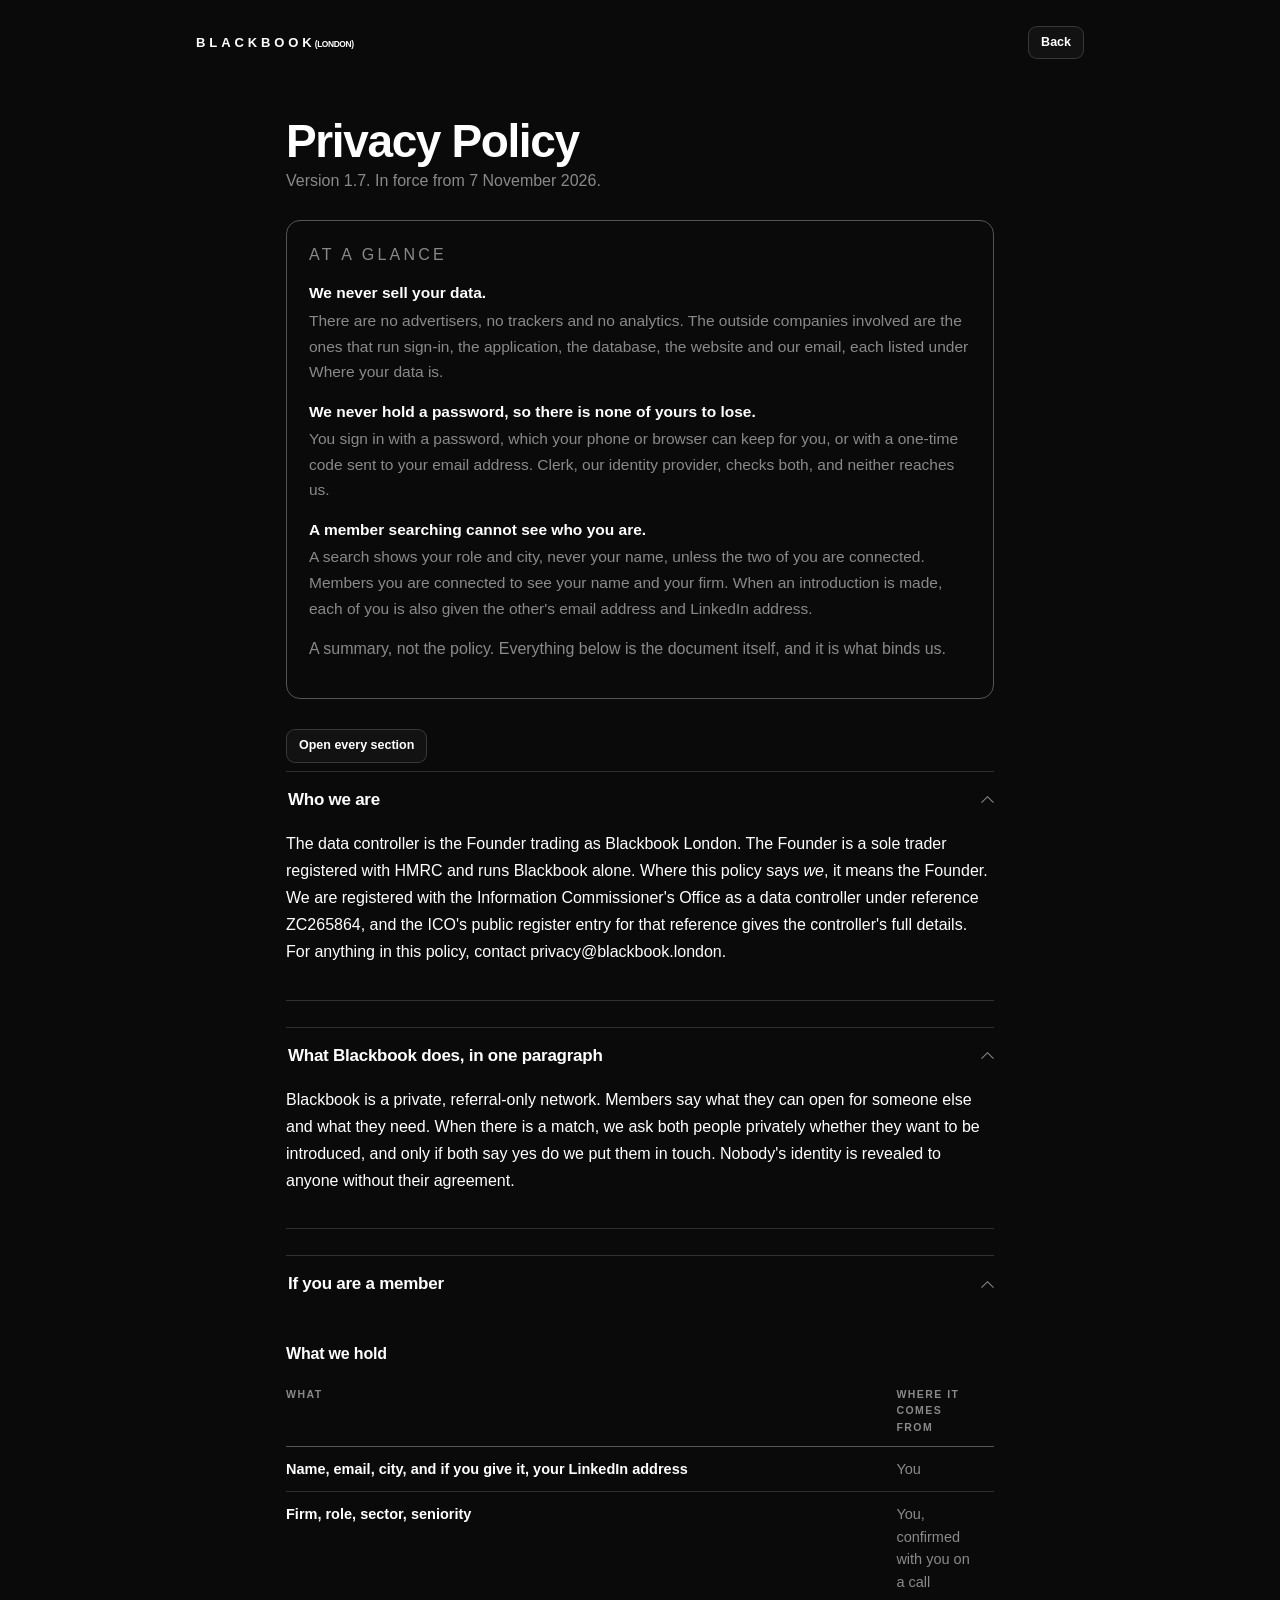
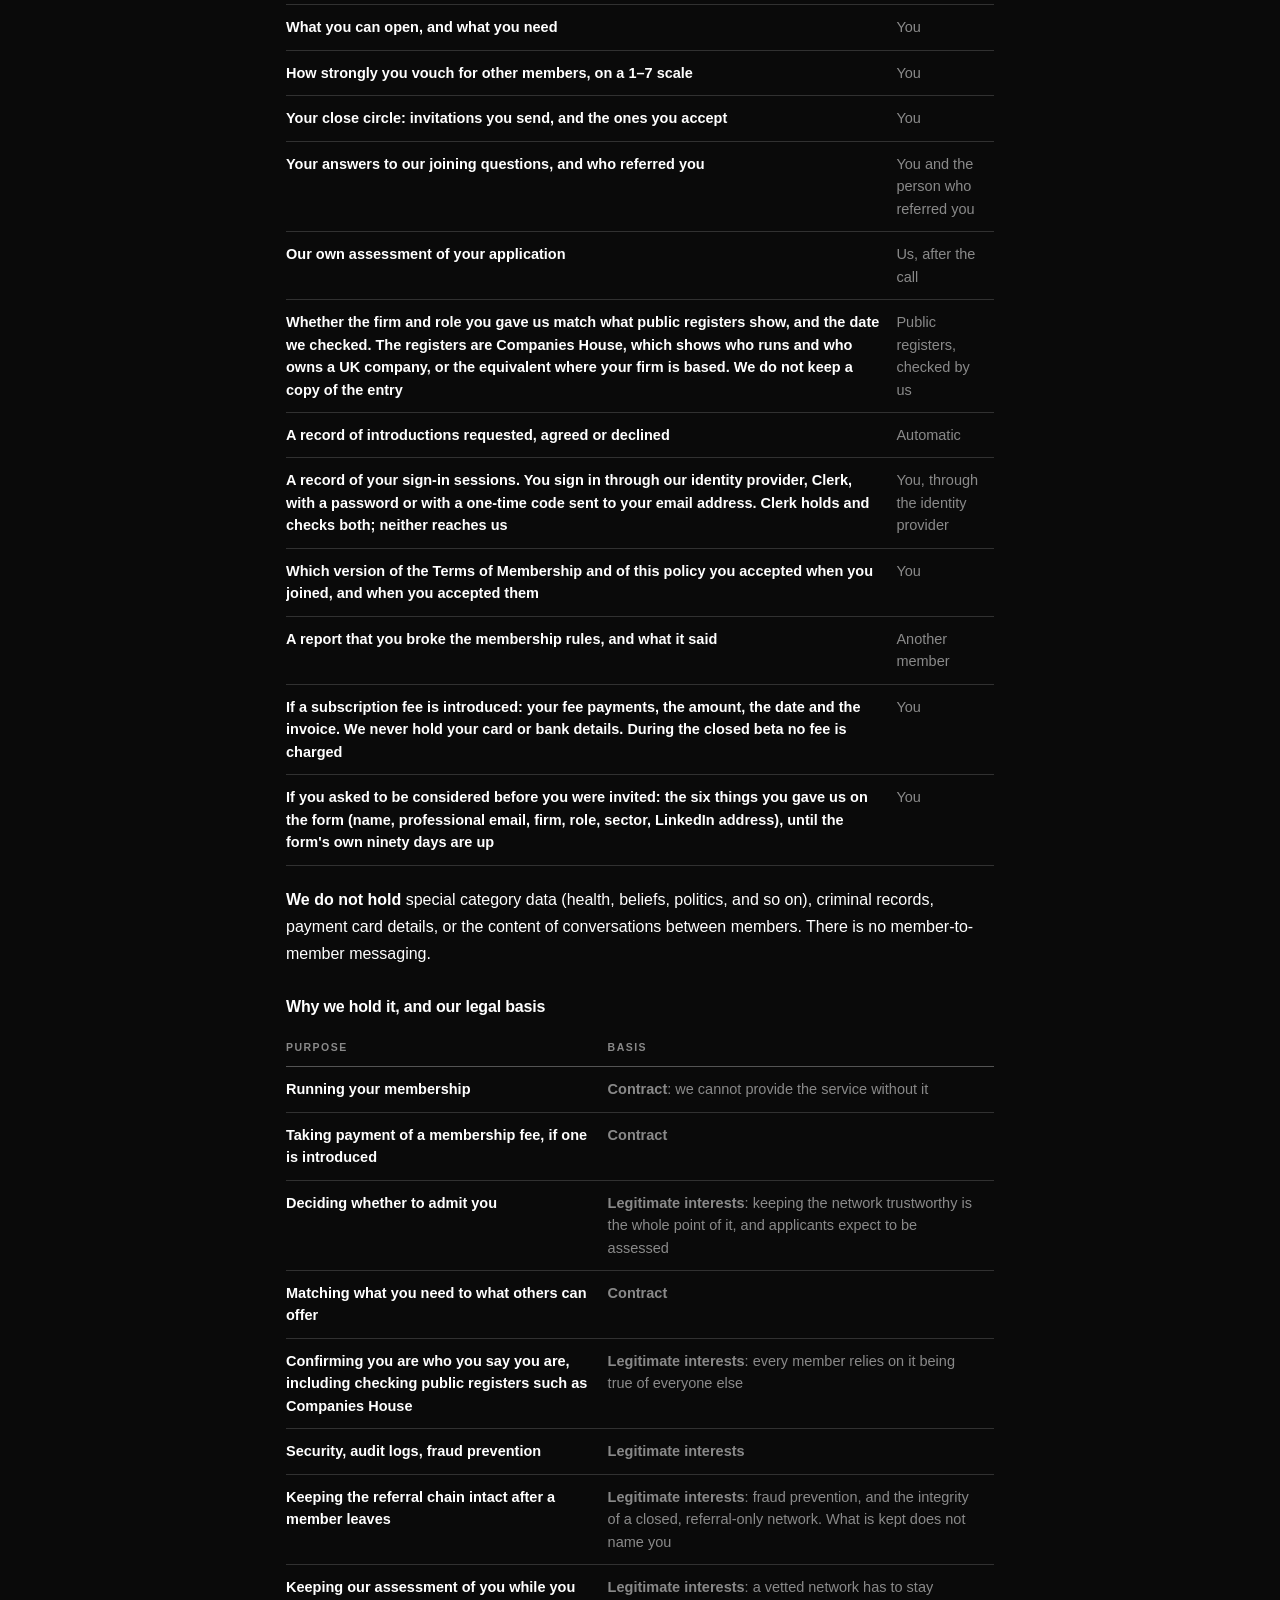
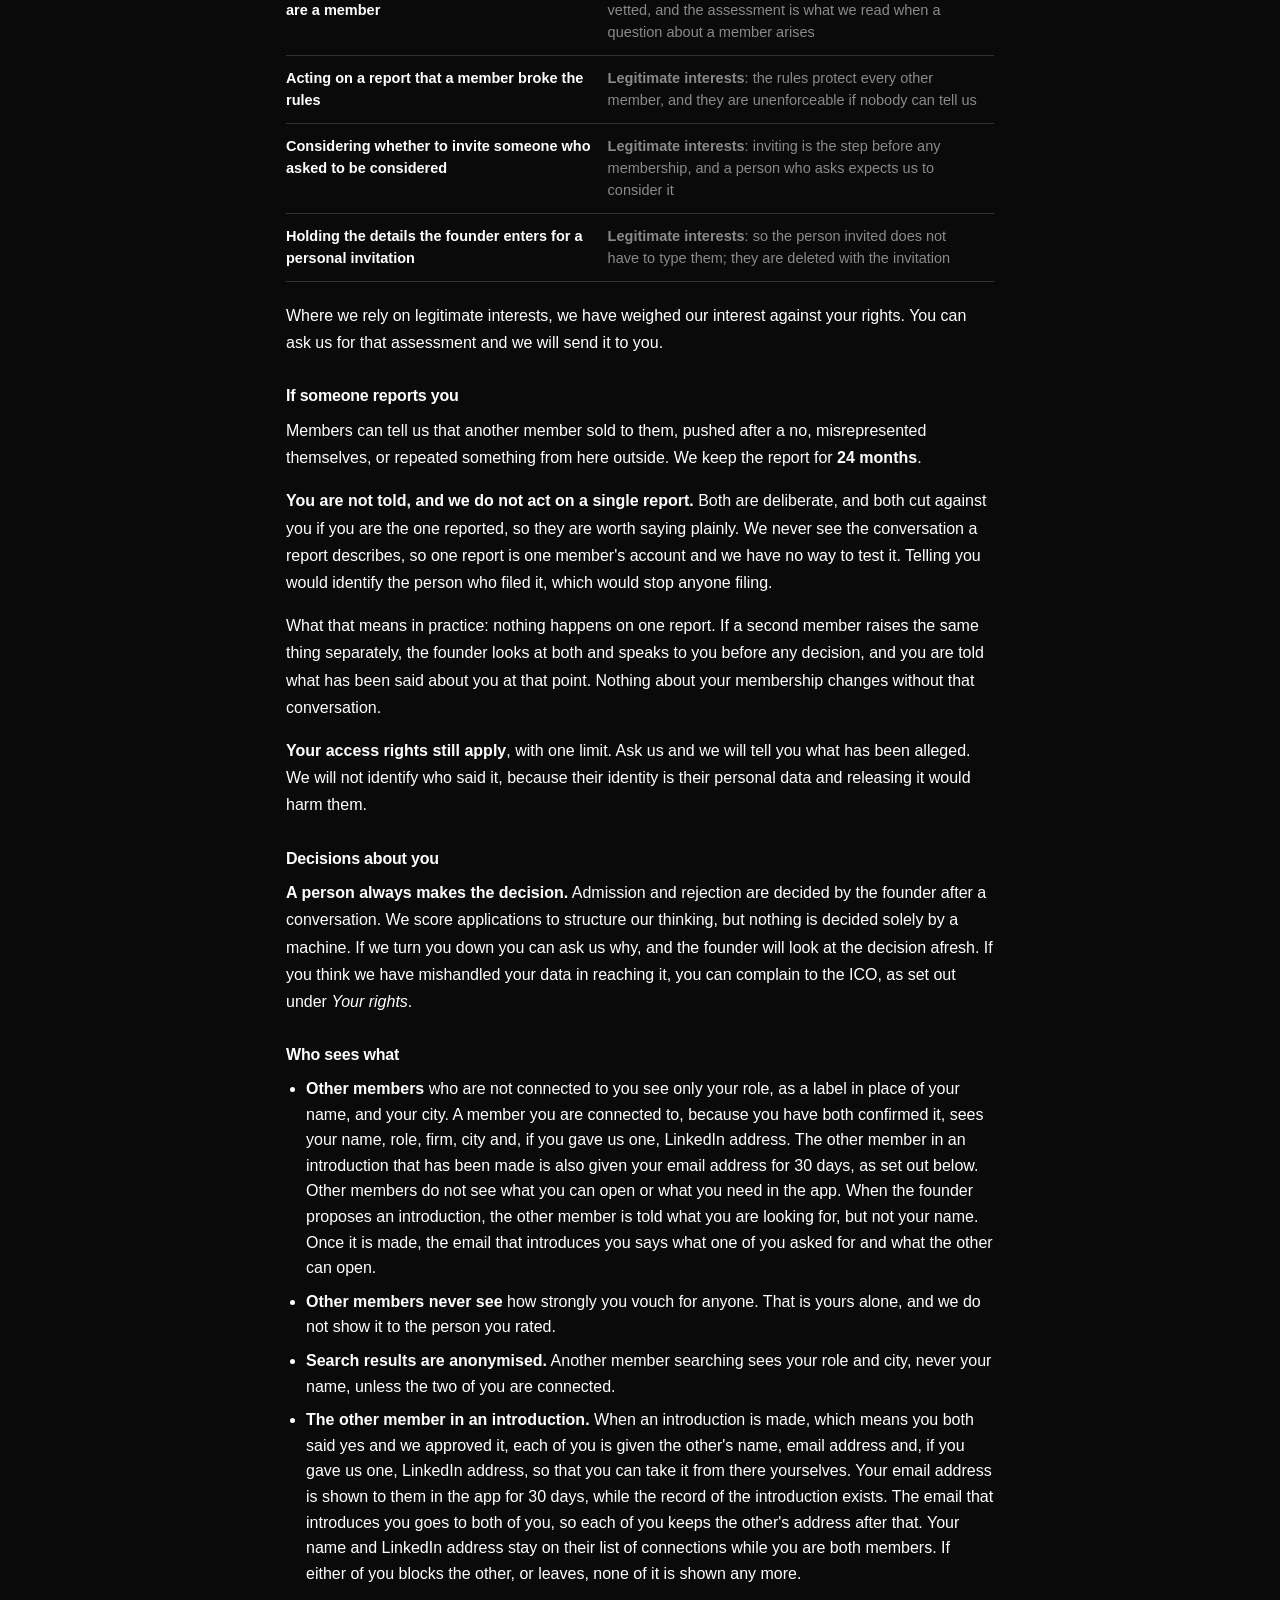
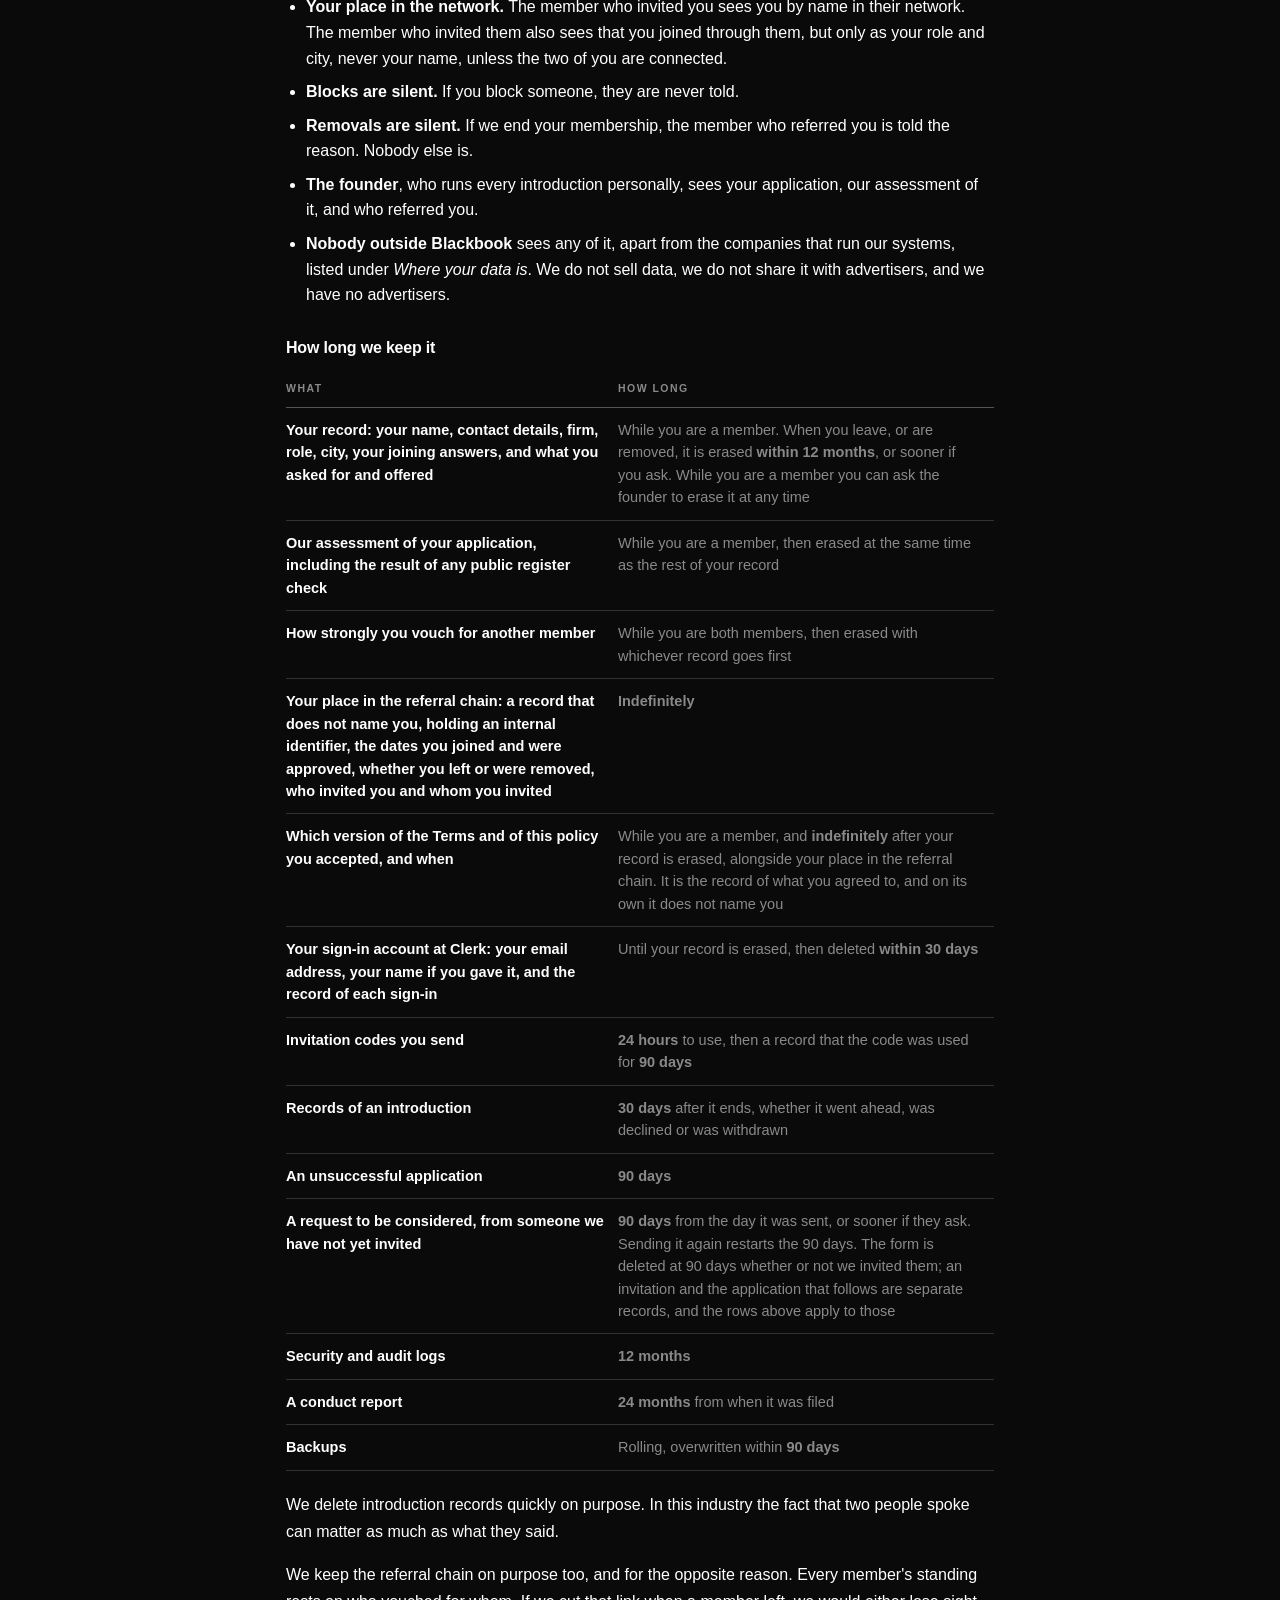
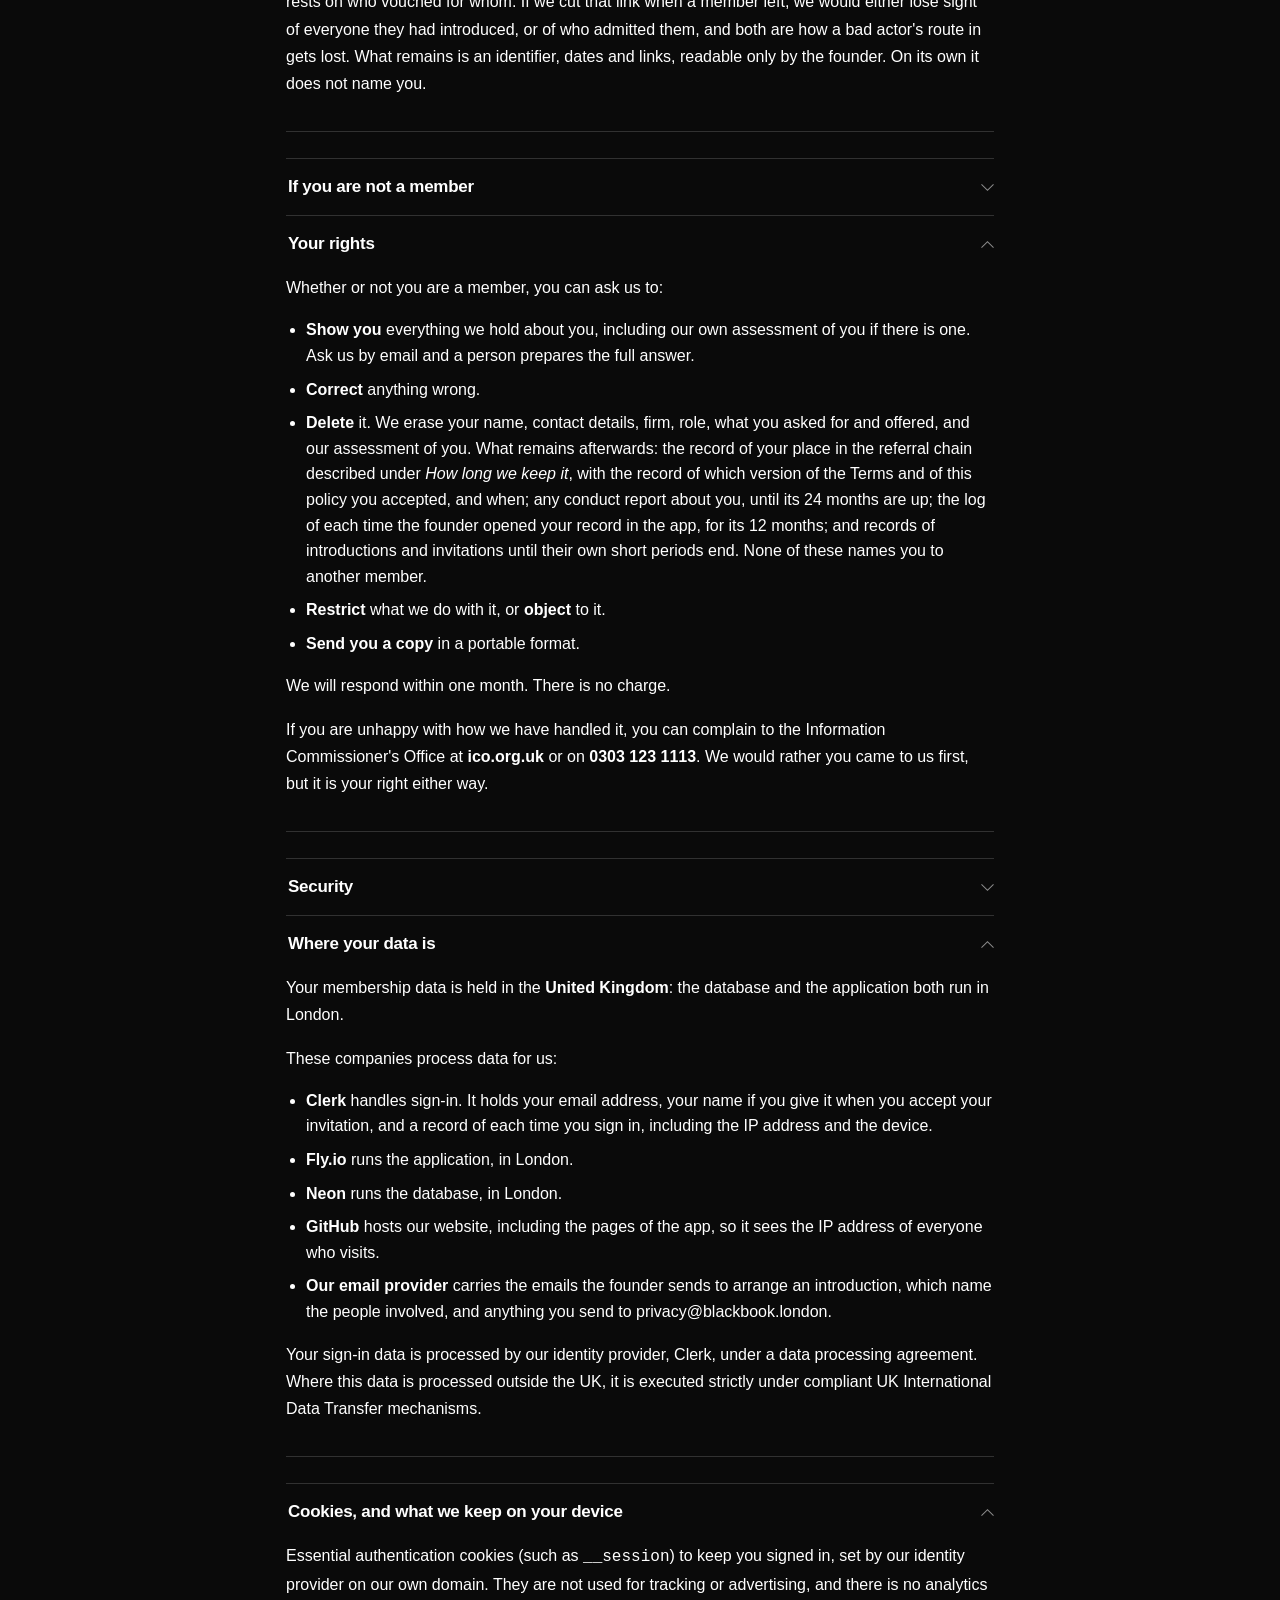
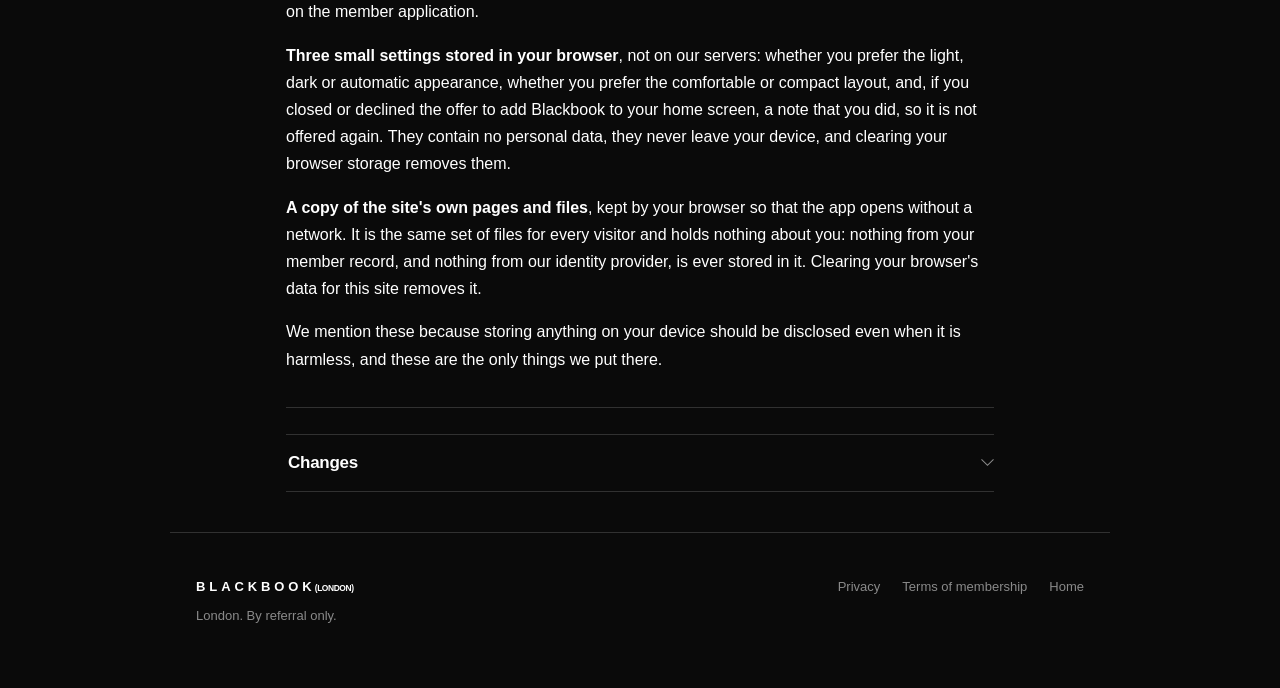
<file: privacy.html>
<!doctype html>
<html lang="en-GB" data-theme="auto">
<head>
<meta charset="utf-8">
<meta http-equiv="Content-Security-Policy" content="default-src 'self'; script-src 'self' https://clerk.blackbook.london; connect-src 'self' https://clerk.blackbook.london https://blackbook-london-api.fly.dev; img-src 'self' data: https://img.clerk.com; style-src 'self' 'unsafe-inline'; font-src 'self'; frame-src https://challenges.cloudflare.com; worker-src 'self' blob:; manifest-src 'self'; base-uri 'self'; form-action 'self'; object-src 'none'; upgrade-insecure-requests">
<meta name="referrer" content="no-referrer">
<meta name="viewport" content="width=device-width, initial-scale=1, viewport-fit=cover">
<title>Blackbook London: Privacy Policy</title>
<meta name="description" content="Blackbook London Privacy Policy.">
<!-- One theme-color, no media query. The page is dark or light by
     daylight.js (a sunset clock, or the member's choice), not by the
     phone's own setting, so a tag that followed the phone would put a
     white status bar over a dark page. daylight.js sets this from the same
     decision that sets the page, so it sits above that script. -->
<meta name="theme-color" content="#FFFFFF" data-light="#FFFFFF" data-dark="#0A0A0A">
<script src="assets/daylight.js?v=1792600181"></script>
<link rel="stylesheet" href="assets/app.css?v=1792600181">
<link rel="stylesheet" href="assets/landing.css?v=1792600181">
<link rel="manifest" href="manifest.json">
<meta name="mobile-web-app-capable" content="yes">
<meta name="apple-mobile-web-app-capable" content="yes">
<meta name="apple-mobile-web-app-status-bar-style" content="default">
<meta name="apple-mobile-web-app-title" content="Blackbook London">
<link rel="apple-touch-icon" href="assets/icons/apple-touch-icon-180.png?v=1792600181">
<link rel="icon" type="image/svg+xml" href="assets/favicon.svg?v=1792600181">
<link rel="alternate icon" href="favicon.ico?v=1792600181">
<script src="assets/pwa.js?v=1792600181" defer></script>
</head>
<body class="lp">

<header class="lp-bar">
  <a class="wordmark" href="index.html">Blackbook<span class="geo">(London)</span></a>
  <a class="btn sm" href="index.html">Back</a>
</header>

<main class="lp-doc">
  <h1>Privacy Policy</h1>
  <p class="small muted lp-status-line">Version 1.7. In force from 7 November 2026.</p>
  <div class="lp-glance">
    <p class="eyebrow">At a glance</p>
    <ul>
    <li><b>We never sell your data.</b> There are no advertisers, no trackers and no analytics. The outside companies involved are the ones that run sign-in, the application, the database, the website and our email, each listed under Where your data is.</li>
    <li><b>We never hold a password, so there is none of yours to lose.</b> You sign in with a password, which your phone or browser can keep for you, or with a one-time code sent to your email address. Clerk, our identity provider, checks both, and neither reaches us.</li>
    <li><b>A member searching cannot see who you are.</b> A search shows your role and city, never your name, unless the two of you are connected. Members you are connected to see your name and your firm. When an introduction is made, each of you is also given the other&#x27;s email address and LinkedIn address.</li>
    </ul>
    <p class="small muted">A summary, not the policy. Everything below is the document itself, and it is what binds us.</p>
  </div>
  <div class="row lp-openall">
    <button type="button" class="btn sm" data-openall aria-pressed="false">Open every section</button>
  </div>
<details class="lp-sec" open><summary><h2>Who we are</h2></summary><div class="lp-sec-body">
<p>The data controller is the Founder trading as Blackbook London. The Founder is a sole trader registered with HMRC and runs Blackbook alone. Where this policy says <em>we</em>, it means the Founder. We are registered with the Information Commissioner&#x27;s Office as a data controller under reference ZC265864, and the ICO&#x27;s public register entry for that reference gives the controller&#x27;s full details. For anything in this policy, contact privacy@blackbook.london.</p>
<hr class="lp-rule">
</div></details>
<details class="lp-sec" open><summary><h2>What Blackbook does, in one paragraph</h2></summary><div class="lp-sec-body">
<p>Blackbook is a private, referral-only network. Members say what they can open for someone else and what they need. When there is a match, we ask both people privately whether they want to be introduced, and only if both say yes do we put them in touch. Nobody&#x27;s identity is revealed to anyone without their agreement.</p>
<hr class="lp-rule">
</div></details>
<details class="lp-sec" open><summary><h2>If you are a member</h2></summary><div class="lp-sec-body">
<h3>What we hold</h3>
<div class="tablewrap"><table><thead><tr><th>What</th><th>Where it comes from</th></tr></thead><tbody><tr><td>Name, email, city, and if you give it, your LinkedIn address</td><td>You</td></tr><tr><td>Firm, role, sector, seniority</td><td>You, confirmed with you on a call</td></tr><tr><td>What you can open, and what you need</td><td>You</td></tr><tr><td>How strongly you vouch for other members, on a 1–7 scale</td><td>You</td></tr><tr><td>Your close circle: invitations you send, and the ones you accept</td><td>You</td></tr><tr><td>Your answers to our joining questions, and who referred you</td><td>You and the person who referred you</td></tr><tr><td>Our own assessment of your application</td><td>Us, after the call</td></tr><tr><td>Whether the firm and role you gave us match what public registers show, and the date we checked. The registers are Companies House, which shows who runs and who owns a UK company, or the equivalent where your firm is based. We do not keep a copy of the entry</td><td>Public registers, checked by us</td></tr><tr><td>A record of introductions requested, agreed or declined</td><td>Automatic</td></tr><tr><td>A record of your sign-in sessions. You sign in through our identity provider, Clerk, with a password or with a one-time code sent to your email address. Clerk holds and checks both; neither reaches us</td><td>You, through the identity provider</td></tr><tr><td>Which version of the Terms of Membership and of this policy you accepted when you joined, and when you accepted them</td><td>You</td></tr><tr><td>A report that you broke the membership rules, and what it said</td><td>Another member</td></tr><tr><td>If a subscription fee is introduced: your fee payments, the amount, the date and the invoice. We never hold your card or bank details. During the closed beta no fee is charged</td><td>You</td></tr><tr><td>If you asked to be considered before you were invited: the six things you gave us on the form (name, professional email, firm, role, sector, LinkedIn address), until the form&#x27;s own ninety days are up</td><td>You</td></tr></tbody></table></div>
<p><strong>We do not hold</strong> special category data (health, beliefs, politics, and so on), criminal records, payment card details, or the content of conversations between members. There is no member-to-member messaging.</p>
<h3>Why we hold it, and our legal basis</h3>
<div class="tablewrap"><table><thead><tr><th>Purpose</th><th>Basis</th></tr></thead><tbody><tr><td>Running your membership</td><td><strong>Contract</strong>: we cannot provide the service without it</td></tr><tr><td>Taking payment of a membership fee, if one is introduced</td><td><strong>Contract</strong></td></tr><tr><td>Deciding whether to admit you</td><td><strong>Legitimate interests</strong>: keeping the network trustworthy is the whole point of it, and applicants expect to be assessed</td></tr><tr><td>Matching what you need to what others can offer</td><td><strong>Contract</strong></td></tr><tr><td>Confirming you are who you say you are, including checking public registers such as Companies House</td><td><strong>Legitimate interests</strong>: every member relies on it being true of everyone else</td></tr><tr><td>Security, audit logs, fraud prevention</td><td><strong>Legitimate interests</strong></td></tr><tr><td>Keeping the referral chain intact after a member leaves</td><td><strong>Legitimate interests</strong>: fraud prevention, and the integrity of a closed, referral-only network. What is kept does not name you</td></tr><tr><td>Keeping our assessment of you while you are a member</td><td><strong>Legitimate interests</strong>: a vetted network has to stay vetted, and the assessment is what we read when a question about a member arises</td></tr><tr><td>Acting on a report that a member broke the rules</td><td><strong>Legitimate interests</strong>: the rules protect every other member, and they are unenforceable if nobody can tell us</td></tr><tr><td>Considering whether to invite someone who asked to be considered</td><td><strong>Legitimate interests</strong>: inviting is the step before any membership, and a person who asks expects us to consider it</td></tr><tr><td>Holding the details the founder enters for a personal invitation</td><td><strong>Legitimate interests</strong>: so the person invited does not have to type them; they are deleted with the invitation</td></tr></tbody></table></div>
<p>Where we rely on legitimate interests, we have weighed our interest against your rights. You can ask us for that assessment and we will send it to you.</p>
<h3>If someone reports you</h3>
<p>Members can tell us that another member sold to them, pushed after a no, misrepresented themselves, or repeated something from here outside. We keep the report for <strong>24 months</strong>.</p>
<p><strong>You are not told, and we do not act on a single report.</strong> Both are deliberate, and both cut against you if you are the one reported, so they are worth saying plainly. We never see the conversation a report describes, so one report is one member&#x27;s account and we have no way to test it. Telling you would identify the person who filed it, which would stop anyone filing.</p>
<p>What that means in practice: nothing happens on one report. If a second member raises the same thing separately, the founder looks at both and speaks to you before any decision, and you are told what has been said about you at that point. Nothing about your membership changes without that conversation.</p>
<p><strong>Your access rights still apply</strong>, with one limit. Ask us and we will tell you what has been alleged. We will not identify who said it, because their identity is their personal data and releasing it would harm them.</p>
<h3>Decisions about you</h3>
<p><strong>A person always makes the decision.</strong> Admission and rejection are decided by the founder after a conversation. We score applications to structure our thinking, but nothing is decided solely by a machine. If we turn you down you can ask us why, and the founder will look at the decision afresh. If you think we have mishandled your data in reaching it, you can complain to the ICO, as set out under <em>Your rights</em>.</p>
<h3>Who sees what</h3>
<ul class="lp-md-list"><li><strong>Other members</strong> who are not connected to you see only your role, as a label in place of your name, and your city. A member you are connected to, because you have both confirmed it, sees your name, role, firm, city and, if you gave us one, LinkedIn address. The other member in an introduction that has been made is also given your email address for 30 days, as set out below. Other members do not see what you can open or what you need in the app. When the founder proposes an introduction, the other member is told what you are looking for, but not your name. Once it is made, the email that introduces you says what one of you asked for and what the other can open.</li><li><strong>Other members never see</strong> how strongly you vouch for anyone. That is yours alone, and we do not show it to the person you rated.</li><li><strong>Search results are anonymised.</strong> Another member searching sees your role and city, never your name, unless the two of you are connected.</li><li><strong>The other member in an introduction.</strong> When an introduction is made, which means you both said yes and we approved it, each of you is given the other&#x27;s name, email address and, if you gave us one, LinkedIn address, so that you can take it from there yourselves. Your email address is shown to them in the app for 30 days, while the record of the introduction exists. The email that introduces you goes to both of you, so each of you keeps the other&#x27;s address after that. Your name and LinkedIn address stay on their list of connections while you are both members. If either of you blocks the other, or leaves, none of it is shown any more.</li><li><strong>Your place in the network.</strong> The member who invited you sees you by name in their network. The member who invited them also sees that you joined through them, but only as your role and city, never your name, unless the two of you are connected.</li><li><strong>Blocks are silent.</strong> If you block someone, they are never told.</li><li><strong>Removals are silent.</strong> If we end your membership, the member who referred you is told the reason. Nobody else is.</li><li><strong>The founder</strong>, who runs every introduction personally, sees your application, our assessment of it, and who referred you.</li><li><strong>Nobody outside Blackbook</strong> sees any of it, apart from the companies that run our systems, listed under <em>Where your data is</em>. We do not sell data, we do not share it with advertisers, and we have no advertisers.</li></ul>
<h3>How long we keep it</h3>
<div class="tablewrap"><table><thead><tr><th>What</th><th>How long</th></tr></thead><tbody><tr><td>Your record: your name, contact details, firm, role, city, your joining answers, and what you asked for and offered</td><td>While you are a member. When you leave, or are removed, it is erased <strong>within 12 months</strong>, or sooner if you ask. While you are a member you can ask the founder to erase it at any time</td></tr><tr><td>Our assessment of your application, including the result of any public register check</td><td>While you are a member, then erased at the same time as the rest of your record</td></tr><tr><td>How strongly you vouch for another member</td><td>While you are both members, then erased with whichever record goes first</td></tr><tr><td>Your place in the referral chain: a record that does not name you, holding an internal identifier, the dates you joined and were approved, whether you left or were removed, who invited you and whom you invited</td><td><strong>Indefinitely</strong></td></tr><tr><td>Which version of the Terms and of this policy you accepted, and when</td><td>While you are a member, and <strong>indefinitely</strong> after your record is erased, alongside your place in the referral chain. It is the record of what you agreed to, and on its own it does not name you</td></tr><tr><td>Your sign-in account at Clerk: your email address, your name if you gave it, and the record of each sign-in</td><td>Until your record is erased, then deleted <strong>within 30 days</strong></td></tr><tr><td>Invitation codes you send</td><td><strong>24 hours</strong> to use, then a record that the code was used for <strong>90 days</strong></td></tr><tr><td>Records of an introduction</td><td><strong>30 days</strong> after it ends, whether it went ahead, was declined or was withdrawn</td></tr><tr><td>An unsuccessful application</td><td><strong>90 days</strong></td></tr><tr><td>A request to be considered, from someone we have not yet invited</td><td><strong>90 days</strong> from the day it was sent, or sooner if they ask. Sending it again restarts the 90 days. The form is deleted at 90 days whether or not we invited them; an invitation and the application that follows are separate records, and the rows above apply to those</td></tr><tr><td>Security and audit logs</td><td><strong>12 months</strong></td></tr><tr><td>A conduct report</td><td><strong>24 months</strong> from when it was filed</td></tr><tr><td>Backups</td><td>Rolling, overwritten within <strong>90 days</strong></td></tr></tbody></table></div>
<p>We delete introduction records quickly on purpose. In this industry the fact that two people spoke can matter as much as what they said.</p>
<p>We keep the referral chain on purpose too, and for the opposite reason. Every member&#x27;s standing rests on who vouched for whom. If we cut that link when a member left, we would either lose sight of everyone they had introduced, or of who admitted them, and both are how a bad actor&#x27;s route in gets lost. What remains is an identifier, dates and links, readable only by the founder. On its own it does not name you.</p>
<hr class="lp-rule">
</div></details>
<details class="lp-sec"><summary><h2>If you are not a member</h2></summary><div class="lp-sec-body">
<p><strong>Unless you have asked us to consider you, or the founder is inviting you personally, we hold nothing about you. Not a name, not a firm, not a note.</strong></p>
<p>This is worth stating plainly, because a network like this one could easily work the other way. Our members know a great many people who are not members, and it would be useful to us to keep a record of them. We decided not to.</p>
<p><strong>Why it matters to you.</strong> If a member of Blackbook knows you, that stays on their own phone, in their own contacts, exactly as it already does. It does not reach us. Unless you sent us the form described below, or the founder is inviting you personally, you are not in a database here, you are not rated, and there is no entry with your name on it for anyone to leak, subpoena or sell.</p>
<p><strong>Unless you ask us yourself, or the founder invites you personally, the only way your name reaches us</strong> is if a member asks to be introduced to you and <strong>you say yes first.</strong> We ask you before anything is shared, you can decline without giving a reason, and the person who asked is not told why. If you decline, we keep nothing.</p>
<p><strong>If the founder invites you personally</strong>, we may hold your name, firm, role and city from the moment the invitation is made, so that you do not have to type them. They are held only with the invitation and deleted when you use it, when it is withdrawn or when it expires, whichever comes first. Before inviting you, the founder may check public registers, such as Companies House, to confirm your firm and role. Nothing from them is kept beyond what is in the invitation.</p>
<p><strong>What we will never do:</strong> contact you out of the blue on someone else&#x27;s behalf, or hold a record about you that you did not agree to, beyond a personal invitation as just described.</p>
<p>If you think we hold something about you anyway, ask. Email <strong>privacy@blackbook.london</strong> and we will tell you, and delete it if we do.</p>
<h3>If you ask to be considered</h3>
<p>There is a form on our site for people who would like to be considered for membership without having been referred. This section applies only if you chose to send it.</p>
<p><strong>What we take.</strong> Six things: your name, your professional email address, your current firm, your role or title, your sector, and the address of your LinkedIn profile. That is all. There is no box for anything else, so you cannot tell us more even if you wanted to. We look in one place only: public registers, such as Companies House, to check that the firm and role you gave us are real. We note with your form whether they matched, and keep nothing else from the register.</p>
<p><strong>Why.</strong> To consider whether to invite you. Our legal basis is legitimate interests: inviting someone is the step before any membership, and a person who asks to be considered expects us to consider it. We have weighed our interest against your rights, and you can ask us for that assessment.</p>
<p><strong>Who sees it.</strong> The founder, in the same tool we use to review applications. Nobody else. Members do not see it and it does not leave Blackbook.</p>
<p><strong>How long we keep it.</strong> Ninety days from the day you sent it, then it is deleted, or at once if you ask. If you send the form again, the ninety days start again from the new submission.</p>
<p><strong>If we invite you</strong>, the invitation and the application that follows are separate records, handled under the membership sections above. The form itself is still deleted at ninety days, whether or not we invited you. If we do not, the form was all we ever held, and after ninety days we keep nothing.</p>
<p><strong>What it does not do.</strong> Sending the form does not guarantee admission. A person reads every submission and decides against our criteria for membership. Nothing is decided by a machine.</p>
<p><strong>Your rights</strong> under <em>Your rights</em> below apply to it in full, including the right to have it deleted before the ninety days are up.</p>
<hr class="lp-rule">
</div></details>
<details class="lp-sec" open><summary><h2>Your rights</h2></summary><div class="lp-sec-body">
<p>Whether or not you are a member, you can ask us to:</p>
<ul class="lp-md-list"><li><strong>Show you</strong> everything we hold about you, including our own assessment of you if there is one. Ask us by email and a person prepares the full answer.</li><li><strong>Correct</strong> anything wrong.</li><li><strong>Delete</strong> it. We erase your name, contact details, firm, role, what you asked for and offered, and our assessment of you. What remains afterwards: the record of your place in the referral chain described under <em>How long we keep it</em>, with the record of which version of the Terms and of this policy you accepted, and when; any conduct report about you, until its 24 months are up; the log of each time the founder opened your record in the app, for its 12 months; and records of introductions and invitations until their own short periods end. None of these names you to another member.</li><li><strong>Restrict</strong> what we do with it, or <strong>object</strong> to it.</li><li><strong>Send you a copy</strong> in a portable format.</li></ul>
<p>We will respond within one month. There is no charge.</p>
<p>If you are unhappy with how we have handled it, you can complain to the Information Commissioner&#x27;s Office at <strong>ico.org.uk</strong> or on <strong>0303 123 1113</strong>. We would rather you came to us first, but it is your right either way.</p>
<hr class="lp-rule">
</div></details>
<details class="lp-sec"><summary><h2>Security</h2></summary><div class="lp-sec-body">
<ul class="lp-md-list"><li>Sign-in is handled by our identity provider, Clerk: a password, which your phone or browser can keep for you, or a one-time code sent to your email address. Clerk refuses any password that has appeared in a known data breach. We never receive, process or store a password, so there is none of yours with us to lose.</li><li>Data is encrypted in transit and at rest.</li><li>Access is limited to what each role needs, and access through the app is logged.</li><li>Backups are encrypted.</li><li>If there is a breach that puts you at risk, we will tell the ICO within 72 hours and tell you without undue delay.</li></ul>
<hr class="lp-rule">
</div></details>
<details class="lp-sec" open><summary><h2>Where your data is</h2></summary><div class="lp-sec-body">
<p>Your membership data is held in the <strong>United Kingdom</strong>: the database and the application both run in London.</p>
<p>These companies process data for us:</p>
<ul class="lp-md-list"><li><strong>Clerk</strong> handles sign-in. It holds your email address, your name if you give it when you accept your invitation, and a record of each time you sign in, including the IP address and the device.</li><li><strong>Fly.io</strong> runs the application, in London.</li><li><strong>Neon</strong> runs the database, in London.</li><li><strong>GitHub</strong> hosts our website, including the pages of the app, so it sees the IP address of everyone who visits.</li><li><strong>Our email provider</strong> carries the emails the founder sends to arrange an introduction, which name the people involved, and anything you send to privacy@blackbook.london.</li></ul>
<p>Your sign-in data is processed by our identity provider, Clerk, under a data processing agreement. Where this data is processed outside the UK, it is executed strictly under compliant UK International Data Transfer mechanisms.</p>
<hr class="lp-rule">
</div></details>
<details class="lp-sec" open><summary><h2>Cookies, and what we keep on your device</h2></summary><div class="lp-sec-body">
<p>Essential authentication cookies (such as <code>__session</code>) to keep you signed in, set by our identity provider on our own domain. They are not used for tracking or advertising, and there is no analytics on the member application.</p>
<p><strong>Three small settings stored in your browser</strong>, not on our servers: whether you prefer the light, dark or automatic appearance, whether you prefer the comfortable or compact layout, and, if you closed or declined the offer to add Blackbook to your home screen, a note that you did, so it is not offered again. They contain no personal data, they never leave your device, and clearing your browser storage removes them.</p>
<p><strong>A copy of the site&#x27;s own pages and files</strong>, kept by your browser so that the app opens without a network. It is the same set of files for every visitor and holds nothing about you: nothing from your member record, and nothing from our identity provider, is ever stored in it. Clearing your browser&#x27;s data for this site removes it.</p>
<p>We mention these because storing anything on your device should be disclosed even when it is harmless, and these are the only things we put there.</p>
<hr class="lp-rule">
</div></details>
<details class="lp-sec"><summary><h2>Changes</h2></summary><div class="lp-sec-body">
<p>If we change anything that affects you materially, we will tell you directly rather than quietly updating this page. The date of each change is recorded with the policy, and we will state it here.</p>
<p><strong>Changes so far.</strong> Version 1.7, 7 November 2026: we now check what public registers, such as Companies House, show about the firm and role a person gives us, before inviting them and before admitting them. <em>What we hold</em> has a row for the result, the legal basis for confirming who you are names the check, and <em>How long we keep it</em> says the result is erased with our assessment. <em>If you are not a member</em> and <em>If you ask to be considered</em> say the same. Nothing else changed.</p>
<p>Version 1.6, 21 October 2026: the summary, <em>What we hold</em> and <em>Security</em> now say you can sign in with a password as well as a one-time code, both held and checked by Clerk. New members choose a password when they join. Nothing else changed.</p>
<p>Version 1.5, 20 October 2026: <em>Who sees what</em> and the summary no longer say that other members see your sector. Nobody is asked for one when they join, and no other member is shown one. Nothing else changed.</p>
<p>Version 1.4, 8 October 2026: <em>Who sees what</em> now says what the member who invited you, and the member who invited them, see of you in their network. <em>If you are not a member</em> now says that when the founder invites you personally we may hold your name, firm, role and city with the invitation, and that they are deleted when you use it, when it is withdrawn or when it expires; the sentences that said we hold nothing about you now make that exception, and the legal basis table has a row for it. Nothing else changed.</p>
<p>Version 1.3, 7 October 2026: <em>Who we are</em> now says that the data controller is the Founder trading as Blackbook London, a sole trader, and gives our ICO registration number in place of saying that registration is pending. The promise to name a company on incorporation is gone, and so is every other mention of <em>the company</em>, because there is none. Every passage that described more than one person (a second founder, brokers, staff) now describes the one founder, including who looks again at a decision to turn you down, and <em>Decisions about you</em> says you can complain to the ICO if you think we mishandled your data in reaching one. <em>Who sees what</em> now says what a member who is not connected to you sees, what a connection sees, that other members do not see what you can open or need in the app, what the other member is told when an introduction is proposed and when it is made, that a search shows your role, sector and city, and your name only to someone you are connected to, that the member who referred you is told why if we end your membership, and that the only outsiders are the companies that run our systems. <em>Where your data is</em> now lists who processes data for us: Clerk, Fly.io, Neon, GitHub and our email provider, and says what Clerk holds. Sign-in is by one-time email code only. The summary at the top of the page now matches on sign-in, on search and on the outside companies involved. <em>What we hold</em> has a new row for the record of which version of the Terms and of this policy you accepted when you joined, and when. <em>How long we keep it</em> has a row for that record, which is kept after your record is erased, and one for your sign-in account at Clerk, and <em>Your rights</em> lists the record among what remains after an erasure. <em>Your rights</em> and <em>Security</em> now say that the log covers access through the app, and <em>Security</em> no longer says that restoring a backup has been tested, because it has not yet been tested on the database we now use. <em>Cookies, and what we keep on your device</em> now lists the note that you closed the offer to add Blackbook to your home screen, and the copy of our pages your browser keeps for offline use. <em>What we hold</em> and the legal basis now say fee payments are only held if a subscription fee is introduced, since none is charged during the closed beta. Erasing your record, and the full copy of what we hold, are done by asking the founder. <em>Who sees what</em> says the email that introduces you stays with both of you. Nothing else changed.</p>
<p>Version 1.2, 4 October 2026: <em>Who sees what</em> now says that when an introduction is made, each member is given the other&#x27;s email address and LinkedIn address, and for how long. The summary at the top of the page says the same. Nothing else changed. Version 1.1, 16 September 2026: added the section <em>If you ask to be considered</em>, with the matching row in <em>What we hold</em>, the legal basis for considering a request, and its ninety-day row in <em>How long we keep it</em>; the section <em>If you are not a member</em> now says that it applies unless you sent us that form. Nothing else changed. Version 1.0, 13 September 2026: first version in force.</p></div></details>
</main>

<script src="assets/legal.js?v=1792600181" defer></script>

<footer class="lp-foot">
  <div>
    <span class="wordmark">Blackbook<span class="geo">(London)</span></span>
    <p class="small muted">London. By referral only.</p>
  </div>
  <nav class="small">
    <a href="privacy.html">Privacy</a>
    <a href="terms.html">Terms of membership</a>
    <a href="index.html">Home</a>
  </nav>
</footer>

</body>
</html>
</file>
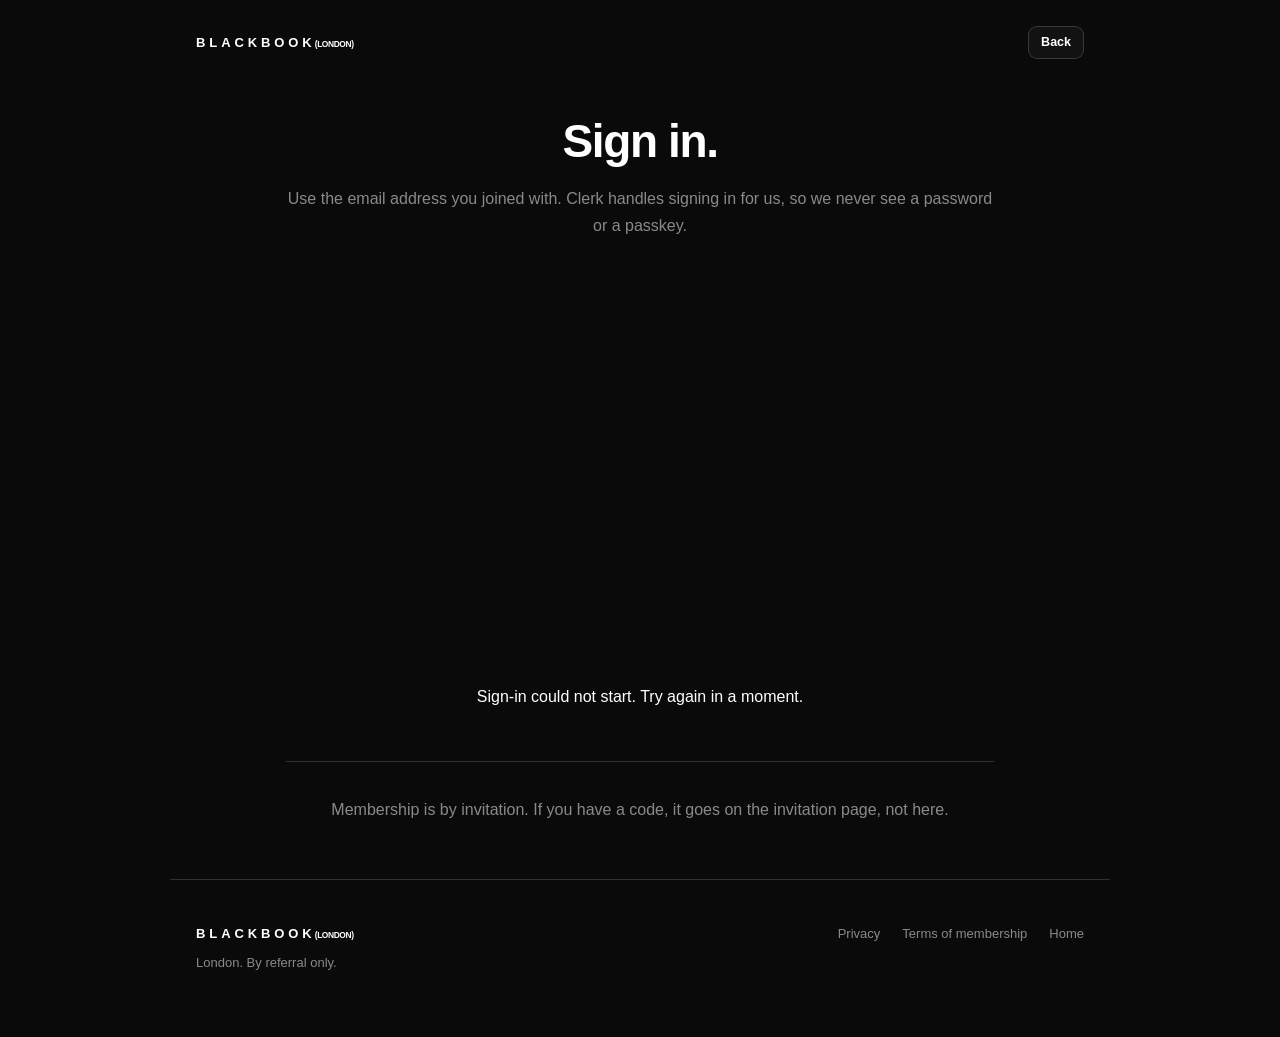
<file: signin.html>
<!doctype html>
<html lang="en-GB" data-theme="auto">
<head>
<meta charset="utf-8">
<!-- A meta policy cannot read assets/config.js, so the Clerk host is written
     here by hand. clerk.blackbook.london is the production Frontend API.
     Against a development instance, swap in its <slug>.clerk.accounts.dev host
     in both script-src and connect-src, on every page. docs/clerk.md has what
     each directive costs. -->
<meta http-equiv="Content-Security-Policy" content="default-src 'self'; script-src 'self' https://clerk.blackbook.london; connect-src 'self' https://clerk.blackbook.london https://blackbook-london-api.fly.dev; img-src 'self' data: https://img.clerk.com; style-src 'self' 'unsafe-inline'; font-src 'self'; frame-src https://challenges.cloudflare.com; worker-src 'self' blob:; manifest-src 'self'; base-uri 'self'; form-action 'self'; object-src 'none'; upgrade-insecure-requests">
<meta name="referrer" content="no-referrer">
<meta name="viewport" content="width=device-width, initial-scale=1, viewport-fit=cover">
<meta name="robots" content="noindex, nofollow">
<title>Blackbook London: Sign in</title>
<!-- Started from the head, so the slow parts are under way while the page
     is still arriving: ClerkJS, the 90 KB sign in waits on, fetched exactly
     as auth.js asks for it, and connections to Clerk and to the API. Both
     hosts are in the policy above, ClerkJS in script-src. Clerk's
     connection has no crossorigin because clerk.load() sends its cookies;
     the API's has it because api.js and warm.js send none, and a browser
     keeps the two kinds of connection apart. -->
<link rel="preconnect" href="https://clerk.blackbook.london">
<link rel="preconnect" href="https://blackbook-london-api.fly.dev" crossorigin>
<link rel="preload" href="https://clerk.blackbook.london/npm/@clerk/clerk-js@5/dist/clerk.browser.js" as="script" crossorigin="anonymous">
<!-- One theme-color, no media query. The page is dark or light by
     daylight.js (a sunset clock, or the member's choice), not by the
     phone's own setting, so a tag that followed the phone would put a
     white status bar over a dark page. daylight.js sets this from the same
     decision that sets the page, so it sits above that script. -->
<meta name="theme-color" content="#FFFFFF" data-light="#FFFFFF" data-dark="#0A0A0A">
<script src="assets/daylight.js?v=1792600181"></script>
<link rel="stylesheet" href="assets/app.css?v=1792600181">
<link rel="stylesheet" href="assets/landing.css?v=1792600181">
<link rel="manifest" href="manifest.json">
<meta name="mobile-web-app-capable" content="yes">
<meta name="apple-mobile-web-app-capable" content="yes">
<meta name="apple-mobile-web-app-status-bar-style" content="default">
<meta name="apple-mobile-web-app-title" content="Blackbook London">
<link rel="apple-touch-icon" href="assets/icons/apple-touch-icon-180.png?v=1792600181">
<link rel="icon" type="image/svg+xml" href="assets/favicon.svg?v=1792600181">
<link rel="alternate icon" href="favicon.ico?v=1792600181">
<script src="assets/pwa.js?v=1792600181" defer></script>
</head>
<body class="lp lp-centre">

<header class="lp-bar">
  <a class="wordmark" href="index.html">Blackbook<span class="geo">(London)</span></a>
  <a class="btn sm" href="index.html">Back</a>
</header>

<main class="lp-doc lp-enter">
  <h1>Sign in.</h1>
  <p class="lead">
    Use the email address you joined with. Clerk handles signing in for
    us, so we never see a password or a passkey.
  </p>

  <!-- Clerk's SignIn component is mounted here by assets/auth.js. -->
  <div id="signin"></div>
  <p id="signin-msg" class="small" role="status" aria-live="polite"></p>

  <hr class="lp-rule">

  <p class="small muted">
    Membership is by invitation. If you have a code, it goes on the
    <a href="enter.html">invitation page</a>, not here.
  </p>
</main>

<footer class="lp-foot">
  <div>
    <span class="wordmark">Blackbook<span class="geo">(London)</span></span>
    <p class="small muted">London. By referral only.</p>
  </div>
  <nav class="small">
    <a href="privacy.html">Privacy</a>
    <a href="terms.html">Terms of membership</a>
    <a href="index.html">Home</a>
  </nav>
</footer>

<script src="assets/config.js?v=1792600181"></script>
<script src="assets/warm.js?v=1792600181"></script>
<script src="assets/auth.js?v=1792600181"></script>

</body>
</html>
</file>
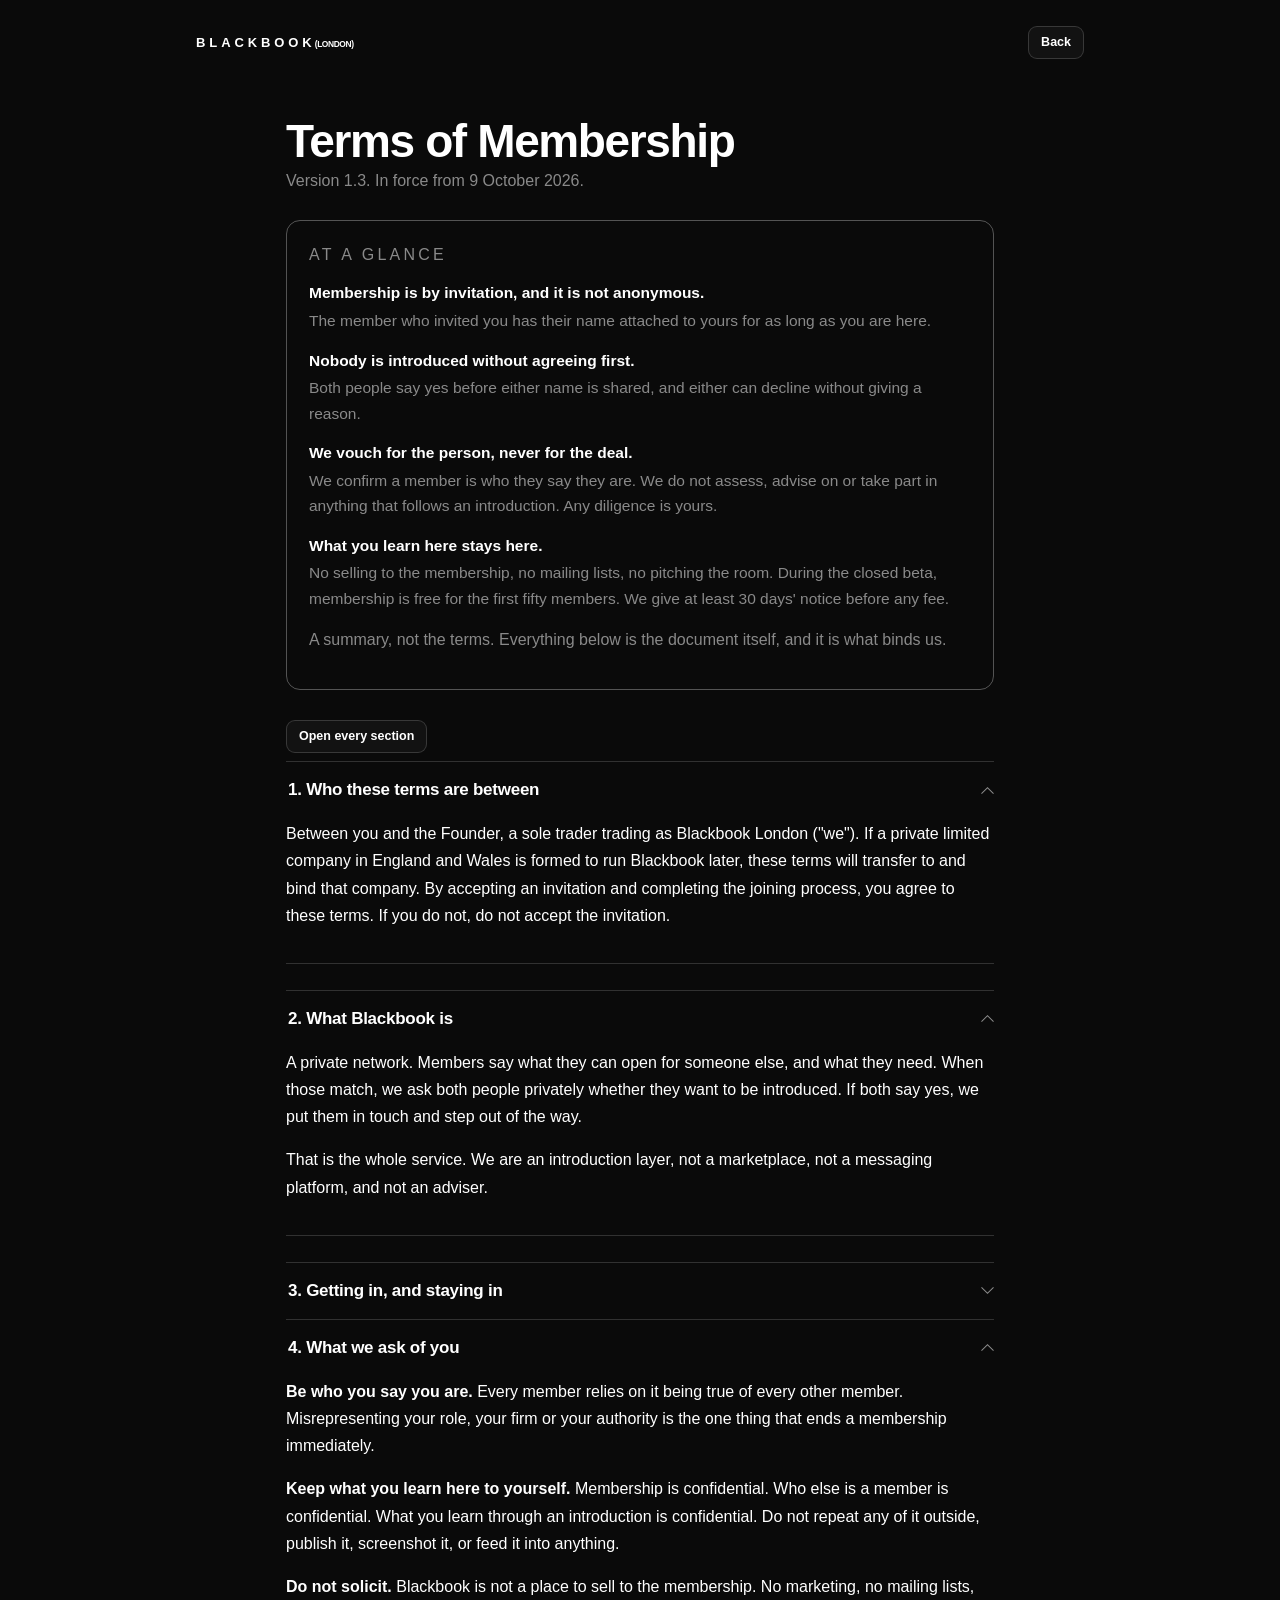
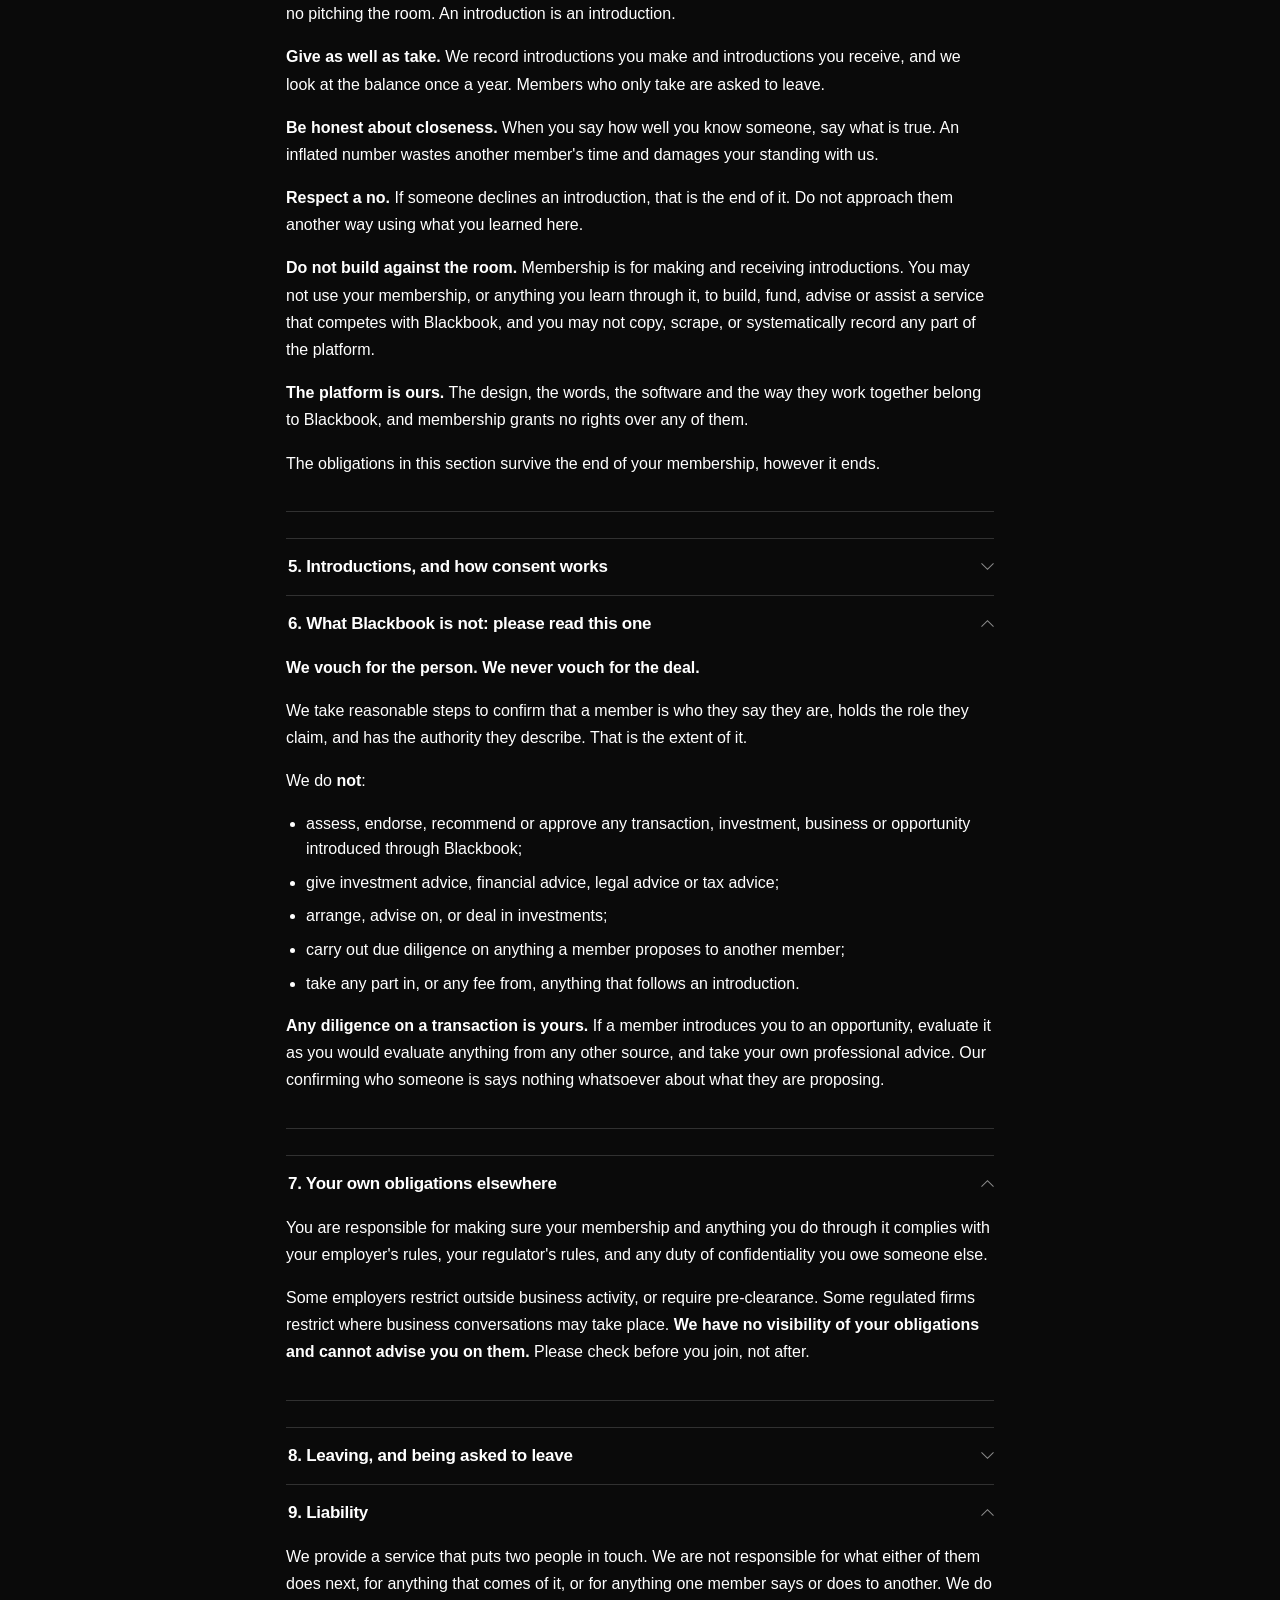
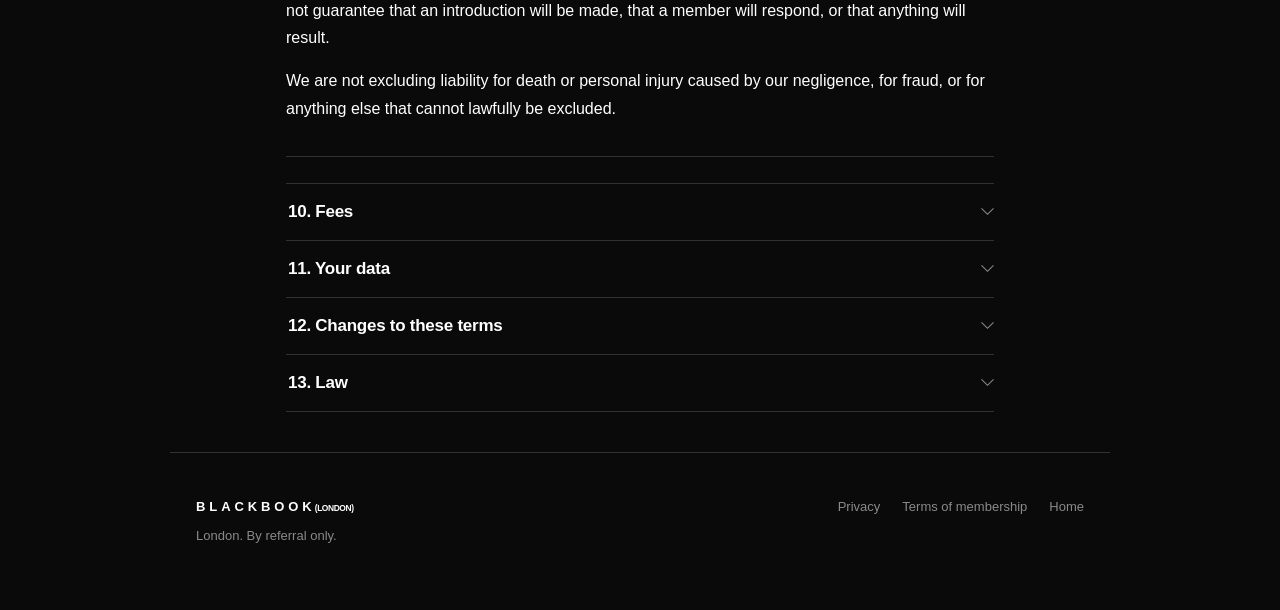
<file: terms.html>
<!doctype html>
<html lang="en-GB" data-theme="auto">
<head>
<meta charset="utf-8">
<meta http-equiv="Content-Security-Policy" content="default-src 'self'; script-src 'self' https://clerk.blackbook.london; connect-src 'self' https://clerk.blackbook.london https://blackbook-london-api.fly.dev; img-src 'self' data: https://img.clerk.com; style-src 'self' 'unsafe-inline'; font-src 'self'; frame-src https://challenges.cloudflare.com; worker-src 'self' blob:; manifest-src 'self'; base-uri 'self'; form-action 'self'; object-src 'none'; upgrade-insecure-requests">
<meta name="referrer" content="no-referrer">
<meta name="viewport" content="width=device-width, initial-scale=1, viewport-fit=cover">
<title>Blackbook London: Terms of Membership</title>
<meta name="description" content="Blackbook London Terms of Membership.">
<!-- One theme-color, no media query. The page is dark or light by
     daylight.js (a sunset clock, or the member's choice), not by the
     phone's own setting, so a tag that followed the phone would put a
     white status bar over a dark page. daylight.js sets this from the same
     decision that sets the page, so it sits above that script. -->
<meta name="theme-color" content="#FFFFFF" data-light="#FFFFFF" data-dark="#0A0A0A">
<script src="assets/daylight.js?v=1792600181"></script>
<link rel="stylesheet" href="assets/app.css?v=1792600181">
<link rel="stylesheet" href="assets/landing.css?v=1792600181">
<link rel="manifest" href="manifest.json">
<meta name="mobile-web-app-capable" content="yes">
<meta name="apple-mobile-web-app-capable" content="yes">
<meta name="apple-mobile-web-app-status-bar-style" content="default">
<meta name="apple-mobile-web-app-title" content="Blackbook London">
<link rel="apple-touch-icon" href="assets/icons/apple-touch-icon-180.png?v=1792600181">
<link rel="icon" type="image/svg+xml" href="assets/favicon.svg?v=1792600181">
<link rel="alternate icon" href="favicon.ico?v=1792600181">
<script src="assets/pwa.js?v=1792600181" defer></script>
</head>
<body class="lp">

<header class="lp-bar">
  <a class="wordmark" href="index.html">Blackbook<span class="geo">(London)</span></a>
  <a class="btn sm" href="index.html">Back</a>
</header>

<main class="lp-doc">
  <h1>Terms of Membership</h1>
  <p class="small muted lp-status-line">Version 1.3. In force from 9 October 2026.</p>
  <div class="lp-glance">
    <p class="eyebrow">At a glance</p>
    <ul>
    <li><b>Membership is by invitation, and it is not anonymous.</b> The member who invited you has their name attached to yours for as long as you are here.</li>
    <li><b>Nobody is introduced without agreeing first.</b> Both people say yes before either name is shared, and either can decline without giving a reason.</li>
    <li><b>We vouch for the person, never for the deal.</b> We confirm a member is who they say they are. We do not assess, advise on or take part in anything that follows an introduction. Any diligence is yours.</li>
    <li><b>What you learn here stays here.</b> No selling to the membership, no mailing lists, no pitching the room. During the closed beta, membership is free for the first fifty members. We give at least 30 days&#x27; notice before any fee.</li>
    </ul>
    <p class="small muted">A summary, not the terms. Everything below is the document itself, and it is what binds us.</p>
  </div>
  <div class="row lp-openall">
    <button type="button" class="btn sm" data-openall aria-pressed="false">Open every section</button>
  </div>
<details class="lp-sec" open><summary><h2>1. Who these terms are between</h2></summary><div class="lp-sec-body">
<p>Between you and the Founder, a sole trader trading as Blackbook London (&quot;we&quot;). If a private limited company in England and Wales is formed to run Blackbook later, these terms will transfer to and bind that company. By accepting an invitation and completing the joining process, you agree to these terms. If you do not, do not accept the invitation.</p>
<hr class="lp-rule">
</div></details>
<details class="lp-sec" open><summary><h2>2. What Blackbook is</h2></summary><div class="lp-sec-body">
<p>A private network. Members say what they can open for someone else, and what they need. When those match, we ask both people privately whether they want to be introduced. If both say yes, we put them in touch and step out of the way.</p>
<p>That is the whole service. We are an introduction layer, not a marketplace, not a messaging platform, and not an adviser.</p>
<hr class="lp-rule">
</div></details>
<details class="lp-sec"><summary><h2>3. Getting in, and staying in</h2></summary><div class="lp-sec-body">
<p><strong>By referral only.</strong> There is no open sign-up. A person who has not been referred can ask to be considered through the form on our site, but nobody joins that way: if we think they belong here, an invitation follows, and it is the invitation that admits them.</p>
<p><strong>Someone vouches for you.</strong> The member who invited you has their name attached to your membership for as long as you are here. If you are asked to leave, they are told why. We think you should know that before you accept.</p>
<p><strong>Everyone speaks to the founder.</strong> No exceptions, whoever referred you.</p>
<p><strong>We can say no</strong> without giving a reason at the time. That is what keeps the standard. You can ask the founder to look at it again, and the Privacy Policy sets out what else you can ask us for.</p>
<p><strong>Invitations are limited</strong> and personal to you. They are not transferable, and they are not to be sold, traded or offered as an inducement.</p>
<hr class="lp-rule">
</div></details>
<details class="lp-sec" open><summary><h2>4. What we ask of you</h2></summary><div class="lp-sec-body">
<p><strong>Be who you say you are.</strong> Every member relies on it being true of every other member. Misrepresenting your role, your firm or your authority is the one thing that ends a membership immediately.</p>
<p><strong>Keep what you learn here to yourself.</strong> Membership is confidential. Who else is a member is confidential. What you learn through an introduction is confidential. Do not repeat any of it outside, publish it, screenshot it, or feed it into anything.</p>
<p><strong>Do not solicit.</strong> Blackbook is not a place to sell to the membership. No marketing, no mailing lists, no pitching the room. An introduction is an introduction.</p>
<p><strong>Give as well as take.</strong> We record introductions you make and introductions you receive, and we look at the balance once a year. Members who only take are asked to leave.</p>
<p><strong>Be honest about closeness.</strong> When you say how well you know someone, say what is true. An inflated number wastes another member&#x27;s time and damages your standing with us.</p>
<p><strong>Respect a no.</strong> If someone declines an introduction, that is the end of it. Do not approach them another way using what you learned here.</p>
<p><strong>Do not build against the room.</strong> Membership is for making and receiving introductions. You may not use your membership, or anything you learn through it, to build, fund, advise or assist a service that competes with Blackbook, and you may not copy, scrape, or systematically record any part of the platform.</p>
<p><strong>The platform is ours.</strong> The design, the words, the software and the way they work together belong to Blackbook, and membership grants no rights over any of them.</p>
<p>The obligations in this section survive the end of your membership, however it ends.</p>
<hr class="lp-rule">
</div></details>
<details class="lp-sec"><summary><h2>5. Introductions, and how consent works</h2></summary><div class="lp-sec-body">
<ol class="lp-md-list"><li>You ask for an introduction, or offer to make one.</li><li>Nothing is sent yet. The other person&#x27;s identity is not revealed to you.</li><li>We ask them, privately, giving them the shape of the request but not your name.</li><li><strong>Only if they agree, and the founder approves,</strong> are identities and contact details released to both of you.</li><li>If they decline, you are told the introduction did not proceed. <strong>You are not told that they declined, or why.</strong> Declining costs nothing and carries no signal.</li></ol>
<p>You can withdraw a request at any point until the introduction is made.</p>
<p>Once an introduction is released, the conversation is yours. It happens on your own channels, not ours, and we do not see it.</p>
<hr class="lp-rule">
</div></details>
<details class="lp-sec" open><summary><h2>6. What Blackbook is not: please read this one</h2></summary><div class="lp-sec-body">
<p><strong>We vouch for the person. We never vouch for the deal.</strong></p>
<p>We take reasonable steps to confirm that a member is who they say they are, holds the role they claim, and has the authority they describe. That is the extent of it.</p>
<p>We do <strong>not</strong>:</p>
<ul class="lp-md-list"><li>assess, endorse, recommend or approve any transaction, investment, business or opportunity introduced through Blackbook;</li><li>give investment advice, financial advice, legal advice or tax advice;</li><li>arrange, advise on, or deal in investments;</li><li>carry out due diligence on anything a member proposes to another member;</li><li>take any part in, or any fee from, anything that follows an introduction.</li></ul>
<p><strong>Any diligence on a transaction is yours.</strong> If a member introduces you to an opportunity, evaluate it as you would evaluate anything from any other source, and take your own professional advice. Our confirming who someone is says nothing whatsoever about what they are proposing.</p>
<hr class="lp-rule">
</div></details>
<details class="lp-sec" open><summary><h2>7. Your own obligations elsewhere</h2></summary><div class="lp-sec-body">
<p>You are responsible for making sure your membership and anything you do through it complies with your employer&#x27;s rules, your regulator&#x27;s rules, and any duty of confidentiality you owe someone else.</p>
<p>Some employers restrict outside business activity, or require pre-clearance. Some regulated firms restrict where business conversations may take place. <strong>We have no visibility of your obligations and cannot advise you on them.</strong> Please check before you join, not after.</p>
<hr class="lp-rule">
</div></details>
<details class="lp-sec"><summary><h2>8. Leaving, and being asked to leave</h2></summary><div class="lp-sec-body">
<p><strong>You can leave whenever you like</strong>, by telling the founder or by emailing us. Your profile disappears. We erase your personal data, but we indefinitely retain a pseudonymous record of your invitation lineage (who you invited, and who invited you), with the record of which version of these terms you accepted, to protect the integrity of the closed network. What is kept for a fixed period after you leave, and why, is set out in our Privacy Policy.</p>
<p><strong>We may end your membership</strong> if you misrepresent yourself, breach confidentiality, solicit the membership, behave in a way that damages another member, or take without ever giving.</p>
<p><strong>Removals are silent.</strong> The profile disappears and no announcement is made. The member who referred you is told the reason; nobody else is. We extend the same discretion to you that we would want extended to us.</p>
<hr class="lp-rule">
</div></details>
<details class="lp-sec" open><summary><h2>9. Liability</h2></summary><div class="lp-sec-body">
<p>We provide a service that puts two people in touch. We are not responsible for what either of them does next, for anything that comes of it, or for anything one member says or does to another. We do not guarantee that an introduction will be made, that a member will respond, or that anything will result.</p>
<p>We are not excluding liability for death or personal injury caused by our negligence, for fraud, or for anything else that cannot lawfully be excluded.</p>
<hr class="lp-rule">
</div></details>
<details class="lp-sec"><summary><h2>10. Fees</h2></summary><div class="lp-sec-body">
<p>Membership is strictly by invitation. During the closed beta, membership is free for the first fifty members, who join as Founding Members. If we introduce a subscription fee, we will give you at least 30 days&#x27; notice before it applies to you, and you can leave before then without paying anything.</p>
<hr class="lp-rule">
</div></details>
<details class="lp-sec"><summary><h2>11. Your data</h2></summary><div class="lp-sec-body">
<p>Set out in our Privacy Policy, which forms part of these terms. In short: we hold little, we show other members less, we never sell any of it, and we delete introduction records after 30 days.</p>
<hr class="lp-rule">
</div></details>
<details class="lp-sec"><summary><h2>12. Changes to these terms</h2></summary><div class="lp-sec-body">
<p>If we change anything that materially affects you, we will tell you directly and give you reasonable notice. Continuing to use Blackbook after that is acceptance. If you would rather leave, you can, and section 8 applies.</p>
<p><strong>Changes so far.</strong> Version 1.3, 9 October 2026: section 5 now says you can withdraw a request at any point until the introduction is made, where it said until the request reached the founder. Nothing else changed.</p>
<p>Version 1.2, 7 October 2026: section 1 names the other party as the Founder, a sole trader trading as Blackbook London, and no longer assumes a company will be formed. Section 3 refers to the one founder, and says you can ask the founder to look again at a decision to say no. Section 5 says the founder approves an introduction before details are released, and how to withdraw once a request has reached the founder. Section 8 says you leave by telling the founder or emailing us, and that the record of which terms you accepted is kept with your lineage. Section 10 says membership is free during the closed beta for the first fifty members, who join as Founding Members, with at least 30 days&#x27; notice before any subscription fee. The summary at the top of the page says the same. Nothing else changed. Version 1.1, 16 September 2026: section 3 now says that a person who has not been referred can ask to be considered, and that only an invitation admits anyone. Nothing else changed. Version 1.0, 13 September 2026: first version in force.</p>
<hr class="lp-rule">
</div></details>
<details class="lp-sec"><summary><h2>13. Law</h2></summary><div class="lp-sec-body">
<p>These terms are governed by the law of England and Wales, and the courts of England and Wales have exclusive jurisdiction.</p>
<hr class="lp-rule"></div></details>
</main>

<script src="assets/legal.js?v=1792600181" defer></script>

<footer class="lp-foot">
  <div>
    <span class="wordmark">Blackbook<span class="geo">(London)</span></span>
    <p class="small muted">London. By referral only.</p>
  </div>
  <nav class="small">
    <a href="privacy.html">Privacy</a>
    <a href="terms.html">Terms of membership</a>
    <a href="index.html">Home</a>
  </nav>
</footer>

</body>
</html>
</file>
<file: assets/app.css>
/* The hidden attribute wins over every display rule below it. Without this,
   .btn's display put "Use a different code" on screen in step one, where its
   click did nothing because there was nothing to undo (2026-09-13). */
[hidden] { display: none !important; }

/* ==========================================================================
   BLACKBOOK: design system

   Californian Minimalist. Strictly monochrome: white ground, black type,
   black borders. There is no accent hue, the accent IS ink.

   The discipline, and why:
   - State (selected, active, pressed) is expressed by INVERSION: black fill,
     white type. One visual language, so it cannot drift as screens are added.
   - Large type tightens, small type opens. Negative tracking on display sizes,
     generous positive tracking on small uppercase labels. That relationship
     does most of the work in reading as considered rather than cheap.
   - Rounded squares for anything representing a person. Never circles.
   - Hairlines divide, not boxes. No shadows on resting surfaces.
   - Strength is encoded by WEIGHT OF BLACK, never by hue.

   Tokens only in :root. No raw hex in components.
   ========================================================================== */

:root {
  /* --- Core. Change these five and the whole system follows. ------------ */
  --bg: #FFFFFF;
  --surface: #FFFFFF;
  --text: #000000;
  /* 0.56, not 0.46. At 0.46 this composites to #8A8A8A on white, which is
     3.47:1 against the page and fails WCAG AA for normal text. Six of the nine
     text styles on the public page were failing, including the lead paragraph
     under the headline. 0.56 gives 4.94:1 and still reads clearly as secondary.
     Dark mode was already fine at 5.69:1 and is unchanged. */
  --muted: rgba(0, 0, 0, 0.56);
  --accent: #000000;

  /* --- Derived ---------------------------------------------------------- */
  --accent-soft: rgba(0, 0, 0, 0.30);
  --line: rgba(0, 0, 0, 0.12);
  --line-strong: rgba(0, 0, 0, 0.24);
  --danger: #000000;
  --wash: rgba(0, 0, 0, 0.035);
  --recess: rgba(0, 0, 0, 0.045);
  --recess-2: rgba(0, 0, 0, 0.09);
  --shadow: none;
  --lift: 0 8px 28px rgba(0, 0, 0, 0.10);

  /* --- Type. -------------------------------------------------------------
     TO SWAP IN A LICENSED TYPEFACE: change these two lines and nothing else.
     Everything below reads the tokens. Suggested pairing when there is budget:
     a neo-grotesque for display (Söhne, Founders Grotesk, Neue Haas Grotesk)
     with the system stack retained for body, or the same face throughout. */
  --font-display: -apple-system, BlinkMacSystemFont, "SF Pro Display",
                  "Segoe UI", Helvetica, Arial, sans-serif;
  --font-body: -apple-system, BlinkMacSystemFont, "SF Pro Text",
               "Segoe UI", Helvetica, Arial, sans-serif;
  --font-mono: ui-monospace, SFMono-Regular, "SF Mono", Menlo, monospace;

  /* --- Shape ------------------------------------------------------------ */
  --r: 14px;            /* cards, panels */
  --r-tile: 12px;       /* small person tiles */
  --r-tile-lg: 20px;    /* large person tiles */
  --r-pill: 999px;

  /* --- Rhythm ----------------------------------------------------------- */
  --pad: 22px;
  --gap: 22px;
  --shell: 1180px;

  --ease: cubic-bezier(0.22, 1, 0.36, 1);

  color-scheme: light;

  /* --- Dark values, declared once and inert until mapped. ----------------
     Keeping the VALUES in one place means dark and auto cannot drift apart,
     which is the usual way a second theme rots. */
  --dk-bg: #0A0A0A;
  --dk-surface: #121212;
  --dk-text: #FFFFFF;
  --dk-muted: rgba(255, 255, 255, 0.52);
  --dk-accent: #FFFFFF;
  --dk-accent-soft: rgba(255, 255, 255, 0.34);
  --dk-line: rgba(255, 255, 255, 0.16);
  --dk-line-strong: rgba(255, 255, 255, 0.30);
  --dk-wash: rgba(255, 255, 255, 0.05);
  --dk-recess: rgba(255, 255, 255, 0.07);
  --dk-recess-2: rgba(255, 255, 255, 0.13);
  --dk-lift: 0 8px 28px rgba(0, 0, 0, 0.55);
}

/* ------------------------------------------------------------- theming ----
   Three modes on <html data-theme>: light · dark · auto.
   Auto follows local daylight: assets/daylight.js works out sunrise and
   sunset from the browser's time zone and the date, no location asked for,
   and writes light or dark to the attribute. The media query below is the
   fallback for a page where that script has not run. Unset behaves as auto.
   -------------------------------------------------------------------------- */

[data-theme="dark"] {
  --bg: var(--dk-bg); --surface: var(--dk-surface); --text: var(--dk-text);
  --muted: var(--dk-muted); --accent: var(--dk-accent);
  --accent-soft: var(--dk-accent-soft);
  --line: var(--dk-line); --line-strong: var(--dk-line-strong);
  --danger: var(--dk-accent);
  --wash: var(--dk-wash); --recess: var(--dk-recess); --recess-2: var(--dk-recess-2);
  --shadow: none; --lift: var(--dk-lift);
  color-scheme: dark;
}
[data-theme="auto"], :root:not([data-theme]) { color-scheme: light dark; }
@media (prefers-color-scheme: dark) {
  [data-theme="auto"],
  :root:not([data-theme="light"]):not([data-theme="dark"]) {
    --bg: var(--dk-bg); --surface: var(--dk-surface); --text: var(--dk-text);
    --muted: var(--dk-muted); --accent: var(--dk-accent);
    --accent-soft: var(--dk-accent-soft);
    --line: var(--dk-line); --line-strong: var(--dk-line-strong);
    --danger: var(--dk-accent);
    --wash: var(--dk-wash); --recess: var(--dk-recess); --recess-2: var(--dk-recess-2);
    --shadow: none; --lift: var(--dk-lift);
    color-scheme: dark;
  }
}
[data-density="compact"] { --pad: 15px; --gap: 15px; }

/* ---------------------------------------------------------------- reset -- */

*, *::before, *::after { box-sizing: border-box; margin: 0; padding: 0; }

html { -webkit-text-size-adjust: 100%; text-size-adjust: 100%; }

/* Phones, at the root (25 Sep 2026).

   `overflow-x: clip` rather than hidden, and on both elements: hidden on
   body alone is ignored when html has the default visible, and hidden makes
   the element a scroll container, which breaks `position: sticky` inside it.
   clip does neither and is what stops a page wobbling sideways.

   The rest is the difference between a web page and an app: no grey flash
   when a control is tapped, no rubber band past the end of the page, and no
   pull to refresh in the middle of reading a policy. `overscroll-behavior`
   on the root is the whole of that. */
html, body { overflow-x: clip; }
/* The app, not the documents: a member in the app should not bounce past
   the end of a list, but a reader of the privacy policy keeps pull to
   refresh. app.html and console.html carry the class. */
html.app-shell { overscroll-behavior-y: none; }
body { -webkit-tap-highlight-color: transparent; }

/* Taking the browser's grey flash away leaves a phone with no answer to a
   tap, and there was not one :active rule in the site to replace it. So one
   is given here, deliberately: every control dips a little while a finger is
   on it. Pointer devices are unaffected, because hover already answers there,
   and a reduced-motion preference turns the movement off below. */
@media (hover: none) {
  .btn:active, button:active, summary:active,
  .tabbar button:active, .lp-foot nav a:active, .admin-link a:active {
    opacity: .62;
    transition: opacity .06s var(--ease);
  }
  .btn:active { transform: scale(.985); }
}

body {
  background: var(--bg);
  color: var(--text);
  font-family: var(--font-body);
  font-size: 15px;
  line-height: 1.55;
  -webkit-font-smoothing: antialiased;
  -moz-osx-font-smoothing: grayscale;
}

button, input, select, textarea { font: inherit; color: inherit; }
button { background: none; border: 0; cursor: pointer; }
a { color: inherit; text-decoration: none; }
svg { display: block; }

:focus-visible {
  outline: 2px solid var(--accent);
  outline-offset: 2px;
  border-radius: 3px;
}

::selection { background: var(--accent); color: var(--surface); }

/* ----------------------------------------------------------------- type -- */

h1, h2, h3 { font-family: var(--font-display); text-wrap: balance; }
h1 { font-size: 30px; font-weight: 650; letter-spacing: -0.03em; line-height: 1.08; }
h2 { font-size: 19px; font-weight: 650; letter-spacing: -0.02em; line-height: 1.2; }
h3 { font-size: 15.5px; font-weight: 650; letter-spacing: -0.012em; }

.display {
  font-family: var(--font-display);
  font-size: 38px; font-weight: 650;
  letter-spacing: -0.035em; line-height: 1.02;
}
@media (max-width: 720px) { .display { font-size: 29px; } }

.eyebrow {
  font-size: 10.5px; font-weight: 500;
  letter-spacing: 0.2em; text-transform: uppercase;
  color: var(--muted);
}
/* Anything a member typed can contain a string with no break in it: a pasted
   URL, a long compound word, a mistyped run of characters. Without this the
   longest word sets the minimum width of its container and pushes the whole
   page sideways. Measured at 897px of horizontal overflow on Home before this
   rule existed.

   `anywhere` rather than `break-word` on purpose: only `anywhere` also affects
   min-content sizing, which is what a flex or grid child needs to stop being
   forced wider than its column.

   Set once on the page shell rather than on a list of elements or a list of
   containers. overflow-wrap inherits, so this reaches everything without
   anybody having to remember. Two earlier attempts enumerated first elements
   and then containers, and each missed somewhere: a bare span in achievements,
   then the role line in the page head. */
.shell, .detail, .lp-doc {
  overflow-wrap: anywhere;
}
/* The rows that truncate keep truncating: white-space: nowrap wins over
   wrapping, so .who and .sub are unaffected. */

.muted { color: var(--muted); }
.small { font-size: 13px; }
.tabular { font-variant-numeric: tabular-nums; }
strong, b { font-weight: 650; }

/* -------------------------------------------------------------- topbar --- */

.topbar {
  position: sticky; top: 0; z-index: 60;
  background: var(--surface);
  border-bottom: 1px solid var(--line);
}
.topbar-inner {
  max-width: var(--shell); margin: 0 auto;
  display: flex; align-items: center; gap: 28px;
  padding: 14px 24px;
  padding-left: max(24px, env(safe-area-inset-left));
  padding-right: max(24px, env(safe-area-inset-right));
}
/* As tall with the wordmark alone as with the nav. Until /api/me has
   answered the bar holds the wordmark and nothing else (renderChrome), and
   the nav drawn once it has is 17px taller, which moved the whole screen
   under it: the one layout shift the app had (9 October 2026). The height
   is the nav button's, its two 8px paddings round a 13.5px line at 1.55,
   plus the bar's own 14px each way, and 44px for the button where a finger
   is the pointer. Not on a phone, where the nav is never drawn. */
@media (min-width: 861px) {
  .topbar-inner { min-height: calc(28px + 16px + 13.5px * 1.55); }
}
@media (min-width: 861px) and (pointer: coarse) {
  .topbar-inner { min-height: calc(28px + 44px); }
}
/* The geographic tag beside the name: the same text, same colour, same
   spacing, at half the size, one space to the right on the same line. It is
   not a badge: no border, no background, no padding. Its own class, because
   .tag is the app's bordered badge and borrowing that name is how the mark
   grew a box (2026-09-13). */
.wordmark .geo {
  font-size: 0.65em;
  font-weight: inherit;
  /* Tight, not spaced: inheriting the name's 0.3em at half the size left
     the letters and brackets standing apart from each other. */
  letter-spacing: -0.05em;
  text-transform: inherit;
  color: inherit;
  background: none;
  border: 0;
  padding: 0;
  /* Pulled back towards the name, not flush against it. The name's
     letter-spacing (0.3em of 13px, 3.9px) is applied after its last letter
     too, and that is the whole of the gap; -0.42em closed all of it and the
     bracket sat on the k. -0.1em leaves a breathable gap between the k and
     the bracket, close enough to read as one mark. */
  margin: 0 0 0 -0.1em;
  vertical-align: baseline;
}

.wordmark {
  font-family: var(--font-display);
  font-size: 13px; font-weight: 650;
  letter-spacing: 0.3em; text-transform: uppercase;
  white-space: nowrap;
}

.nav { display: flex; gap: 1px; margin: 0 auto; }
.nav button {
  position: relative;
  padding: 8px 13px; border-radius: 8px;
  font-size: 13.5px; font-weight: 600;
  color: var(--muted);
  transition: color .14s var(--ease), background .14s var(--ease);
}
.nav button:hover { color: var(--text); background: var(--wash); }
.nav button[aria-current="true"] { color: var(--text); }
.nav button[aria-current="true"]::after {
  content: ""; position: absolute; left: 13px; right: 13px; bottom: -15px;
  height: 2px; background: var(--accent);
}
.nav .count {
  position: absolute; top: 2px; right: -2px; padding: 0 5px;
  min-width: 16px; border-radius: var(--r-pill);
  background: var(--accent); color: var(--surface);
  font-size: 10.5px; font-weight: 650; line-height: 16px; text-align: center;
}

.icon-btn {
  width: 34px; height: 34px; border-radius: var(--r-tile);
  display: grid; place-items: center; flex-shrink: 0;
  border: 1px solid var(--line); color: var(--muted);
  transition: color .14s var(--ease), border-color .14s var(--ease);
}
.icon-btn:hover { color: var(--text); border-color: var(--accent); }
.icon-btn svg { width: 17px; height: 17px; }

/* Search is reached from here rather than from a tab, so it needs its own
   current state, otherwise the search screen is the one place in the app
   where nothing at all is lit and the navigation says nothing about where
   you are. */
.icon-btn[aria-current="true"] {
  color: var(--surface); background: var(--accent); border-color: var(--accent);
}

/* --------------------------------------------------------------- forms --- */

.fld { display: block; margin-top: 14px; }
.fld .lbl {
  display: block; margin-bottom: 6px;
  font-size: 11px; font-weight: 600; letter-spacing: .12em;
  text-transform: uppercase; color: var(--muted);
}
.fld textarea, .fld select, input[type="text"] {
  width: 100%; font: inherit; font-size: 14px; color: var(--text);
  background-color: var(--recess);
  border: 1px solid var(--line); border-radius: 10px;
  padding: 11px 13px; resize: vertical;
  transition: border-color .14s var(--ease);
}
.fld textarea:focus, .fld select:focus, input[type="text"]:focus {
  outline: none; border-color: var(--accent);
}
.fld select { appearance: none; cursor: pointer; padding-right: 32px; }

/* The Article 15 export, shown in full rather than summarised. */
.dump {
  margin-top: 14px; padding: 14px; max-height: 340px; overflow: auto;
  background: var(--recess); border: 1px solid var(--line); border-radius: 10px;
  font-family: var(--font-mono); font-size: 11.5px; line-height: 1.55;
  white-space: pre; color: var(--muted);
}

/* -------------------------------------------------------------- graph --- */
/* The Network graph (screens/network.js), drawn by D3 into an SVG. Every
   colour here is a token, so a theme flip repaints it with everything else
   and nothing has to draw it again. Rounded squares for people, as
   everywhere: you are the large inked one in the middle with a ring round
   it, the people you invited are filled, and the people they invited are
   outlined and hatched, the same veil a stranger's tile wears. */

/* Edge to edge: the graph is the card. */
.card.net-card { padding: 0; overflow: hidden; }
.net {
  display: block; width: 100%;
  height: clamp(300px, 58vh, 560px);
  height: clamp(300px, 58svh, 560px);
  /* One finger scrolls the page, two pinch and move the graph. A person is
     still dragged with one, because D3 sets touch-action: none on each
     node. */
  touch-action: pan-y;
  user-select: none; -webkit-user-select: none;
  cursor: grab;
}
.net:active { cursor: grabbing; }

.net-edges line { stroke: var(--line-strong); stroke-width: 1; }
.net-edges line.far { stroke: var(--line); }

.net-node { cursor: pointer; }
/* The square scales, not the group: the group's transform is the node's
   position, and a transition on it would make a drag lag the finger. */
.net-shape {
  transform-box: fill-box; transform-origin: center;
  transition: transform .2s var(--ease), stroke .14s var(--ease);
}
.net-node:hover .net-shape, .net-node.grabbed .net-shape { transform: scale(1.08); }
.net-node.me .net-shape, .net-node.known .net-shape { fill: var(--accent); }
.net-ring { fill: none; stroke: var(--line-strong); }
.net-node.veiled .net-shape {
  fill: var(--surface); stroke: var(--line-strong); stroke-dasharray: 3 3;
}
.net-node.veiled:hover .net-shape { stroke: var(--accent); }
.net-veil { fill: url(#net-hatch); pointer-events: none; }
#net-hatch rect { fill: var(--line); }

.net-ini {
  fill: var(--surface); text-anchor: middle; pointer-events: none;
  font-family: var(--font-display); font-weight: 650;
}
/* Knocked out of the lines behind it: a fat surface-coloured stroke goes
   down first and the letters on top, so an edge passing under a label never
   cuts through it. The surface token, not white, or it smears in dark. */
.net-label {
  fill: var(--text); text-anchor: middle;
  font-family: var(--font-body); font-size: 11px; font-weight: 600;
  paint-order: stroke fill; stroke: var(--surface); stroke-width: 3.5px;
  stroke-linejoin: round;
}
.net-node.me .net-label { font-size: 12.5px; font-weight: 650; }
.net-node.veiled .net-label { fill: var(--muted); font-size: 10px; font-weight: 550; }

/* The caption under the graph. */
.graph-foot {
  padding: 12px 18px 14px; border-top: 1px solid var(--line);
}

/* Read by a screen reader and never drawn: the Network graph's list of the
   people in it. */
.visually-hidden {
  position: absolute; width: 1px; height: 1px; margin: -1px; padding: 0;
  overflow: hidden; clip: rect(0 0 0 0); clip-path: inset(50%);
  white-space: nowrap; border: 0;
}

/* ------------------------------------------------------- bottom tabs --- */

/* Mobile navigation. Below 860px the top nav is replaced entirely by this,
   rather than being made to scroll, a nav you have to scroll to find your own
   location in is not navigation.

   State is inversion, as everywhere else: the active tab goes to full ink and
   its icon stroke thickens. No pill, no fill, no second hue. */

.tabbar { display: none; }

@media (max-width: 860px) {
  .nav { display: none; }
  .topbar .icon-btn[data-go="settings"] { display: none; } /* lives in More */
  .topbar-inner { gap: 14px; padding: 13px 18px; }
  .wordmark { margin-right: auto; }

  .tabbar {
    position: fixed; left: 0; right: 0; bottom: 0; z-index: 70;
    padding-left: env(safe-area-inset-left); padding-right: env(safe-area-inset-right);
    display: flex; align-items: stretch;
    background: var(--surface);
    border-top: 1px solid var(--line);
    padding-bottom: env(safe-area-inset-bottom);
  }
  .tabbar button {
    flex: 1 1 0; min-width: 0; position: relative;
    display: flex; flex-direction: column; align-items: center; gap: 4px;
    padding: 9px 2px 9px;
    color: var(--muted);
    transition: color .14s var(--ease);
  }
  .tabbar button svg { width: 21px; height: 21px; }
  .tabbar .lab {
    font-size: 10px; font-weight: 600; letter-spacing: .03em;
    max-width: 100%; overflow: hidden; text-overflow: ellipsis; white-space: nowrap;
  }
  .tabbar button[aria-current="true"] { color: var(--text); }
  .tabbar button[aria-current="true"] svg { stroke-width: 1.95; }

  .tabbar .count {
    position: absolute; top: 4px; left: 50%; margin-left: 4px;
    min-width: 16px; padding: 0 4px;
    border-radius: var(--r-pill);
    background: var(--accent); color: var(--surface);
    font-size: 9.5px; font-weight: 650; line-height: 16px; text-align: center;
    border: 2px solid var(--surface);
  }

  /* The bar sits over the page, so the page has to end above it. */
  .shell { padding-bottom: calc(104px + env(safe-area-inset-bottom)); }
}

/* --------------------------------------------------------- more sheet --- */

.sheet-wrap { position: fixed; inset: 0; z-index: 80; }
.sheet-wrap[hidden] { display: none; }
.sheet-wrap .scrim { position: absolute; inset: 0; background: rgba(0, 0, 0, .38); }
.sheet {
  position: absolute; left: 0; right: 0; bottom: 0;
  background: var(--surface);
  border-top: 1px solid var(--line);
  border-radius: 20px 20px 0 0;
  padding: 6px 18px calc(14px + env(safe-area-inset-bottom));
  padding-left: max(18px, env(safe-area-inset-left));
  padding-right: max(18px, env(safe-area-inset-right));
  animation: sheet-up .3s var(--ease);
}
.sheet .grab {
  width: 34px; height: 4px; border-radius: 2px;
  background: var(--line); margin: 8px auto 6px;
}
.sheet .item {
  display: flex; align-items: center; gap: 12px; width: 100%;
  padding: 14px 2px; text-align: left;
  font-size: 15px; font-weight: 600; color: var(--muted);
  border-bottom: 1px solid var(--line);
}
.sheet .item:last-child { border-bottom: 0; }
.sheet .item[aria-current="true"] { color: var(--text); }
.sheet .item .count {
  min-width: 18px; padding: 0 5px; border-radius: var(--r-pill);
  background: var(--accent); color: var(--surface);
  font-size: 10.5px; font-weight: 650; line-height: 18px; text-align: center;
}
@keyframes sheet-up { from { transform: translateY(100%); } }

html.no-scroll { overflow: hidden; }

/* -------------------------------------------------------------- layout --- */

.shell {
  max-width: var(--shell); margin: 0 auto; padding: 30px 24px 80px;
  padding-left: max(24px, env(safe-area-inset-left));
  padding-right: max(24px, env(safe-area-inset-right));
}

.page-head {
  display: flex; align-items: flex-end; justify-content: space-between;
  gap: 20px; flex-wrap: wrap; margin-bottom: var(--gap);
}
.page-head .sub {
  color: var(--muted); font-size: 14px; max-width: 58ch; margin-top: 6px;
}

.cols { display: grid; gap: var(--gap); align-items: start; }
.cols > * { min-width: 0; }
.cols.a { grid-template-columns: 340px minmax(0, 1fr); }
.cols.b { grid-template-columns: minmax(0, 1fr) 330px; }
@media (max-width: 1040px) { .cols.a, .cols.b { grid-template-columns: minmax(0, 1fr); } }

.stack > * + * { margin-top: var(--gap); }
.row { display: flex; align-items: center; gap: 10px; flex-wrap: wrap; }
.spread { display: flex; align-items: center; justify-content: space-between; gap: 16px; }
.grow { flex: 1; min-width: 0; }

/* --------------------------------------------------------------- cards --- */

.card {
  background: var(--surface);
  border: 1px solid var(--line);
  border-radius: var(--r);
  padding: var(--pad);
}
.card + .card { margin-top: 14px; }
.card-head { display: flex; align-items: baseline; justify-content: space-between; gap: 14px; margin-bottom: 14px; }

.empty {
  border: 1px dashed var(--line);
  border-radius: var(--r);
  padding: 30px 26px; text-align: center;
  color: var(--muted); font-size: 14px; line-height: 1.6;
}
.empty b { color: var(--text); font-weight: 650; display: block; margin-bottom: 4px; }

/* ----------------------------------------------------------- skeletons --- */
/* A screen before its data has come (core.js, skeleton): grey blocks where
   its cards will be, at their usual heights, in the screen's own columns.
   --h is a block's height on a wide screen and --hn on a phone. The shimmer
   is slow and faint, and left out wherever less motion has been asked for. */
.skel { display: block; background-color: var(--recess); border-radius: var(--r); }
.skel-head { height: var(--h); margin-bottom: var(--gap); overflow: hidden; }
.skel-title { height: 28px; width: min(320px, 60%); border-radius: 8px; }
.skel-sub { height: 14px; width: min(520px, 85%); margin-top: 14px; border-radius: 7px; }
.skel-block, .skel-card, .skel-tabs { height: var(--h); }
.skel-card + .skel-card { margin-top: 14px; }
.skel-tabs { width: 536px; max-width: 100%; margin-bottom: var(--gap); }
.skel-label { height: 23px; width: 140px; margin-bottom: 14px; border-radius: 8px; }
.skel-fill { width: 100%; height: 100%; border-radius: 0; }
.net.skel { border-radius: 0; }
@media (max-width: 720px) {
  .skel-head, .skel-block, .skel-card, .skel-tabs { height: var(--hn, var(--h)); }
}
@media (prefers-reduced-motion: no-preference) {
  .skel {
    background-image: linear-gradient(100deg, transparent 35%, var(--wash) 50%, transparent 65%);
    background-size: 300% 100%;
    animation: skel-shimmer 2.4s ease-in-out infinite;
  }
}
@keyframes skel-shimmer { from { background-position: 100% 0; } to { background-position: 0 0; } }

/* ------------------------------------------------------------- buttons --- */

.btn {
  display: inline-flex; align-items: center; justify-content: center; gap: 7px;
  border: 1px solid var(--line); border-radius: 9px;
  padding: 9px 16px;
  font-size: 13.5px; font-weight: 600;
  background: var(--surface); color: var(--text);
  transition: background .14s var(--ease), border-color .14s var(--ease), color .14s var(--ease);
  white-space: nowrap;
}
.btn:hover { border-color: var(--accent); }
.btn.primary { background: var(--accent); border-color: var(--accent); color: var(--surface); }
.btn.primary:hover { background: var(--surface); color: var(--accent); }
.btn.quiet { border-color: transparent; color: var(--muted); }
.btn.quiet:hover { color: var(--text); background: var(--wash); border-color: transparent; }
.btn.danger { border-color: var(--danger); text-decoration: underline; text-underline-offset: 3px; }
.btn.sm { padding: 6px 12px; font-size: 12.5px; }
.btn.block { width: 100%; }
.btn[disabled] { opacity: .38; pointer-events: none; }

/* --------------------------------------------------------- pills, tags --- */

.pill {
  display: inline-flex; align-items: center; gap: 6px;
  border: 1px solid var(--line); border-radius: var(--r-pill);
  padding: 5px 12px; font-size: 12.5px; font-weight: 600;
  white-space: nowrap;
}
.pill.solid { background: var(--accent); border-color: var(--accent); color: var(--surface); }
.pill.plain { background: var(--recess); border-color: transparent; color: var(--muted); }

/* A small opening menu, in the system's own language, because the one native
   select this interface had opened an OS-styled dropdown that belonged to no
   design system at all. Hairline border, surface fill, inversion for the
   current choice: the same three moves as everything else. */
.menu {
  position: absolute; right: 0; top: calc(100% + 8px); z-index: 60;
  background: var(--surface); border: 1px solid var(--line-strong);
  border-radius: 14px; padding: 6px;
  min-width: 244px; max-height: 330px; overflow-y: auto;
}
.menu button {
  display: flex; justify-content: space-between; align-items: baseline;
  gap: 16px; width: 100%; padding: 8px 12px; border-radius: 9px;
  font-size: 13px; font-weight: 550; text-align: left; color: var(--text);
}
.menu button:hover:not(:disabled):not([aria-current="true"]) { background: var(--recess); }
.menu button[aria-current="true"] { background: var(--accent); color: var(--surface); }
.menu button[aria-current="true"] .n { color: var(--surface); }
.menu button:disabled { color: var(--muted); opacity: .45; cursor: default; }
.menu .n { font-variant-numeric: tabular-nums; color: var(--muted); font-size: 12px; }

/* The drill. Pressing a sector slides the same menu into its sub-sectors;
   the back row slides out again. A mount animation, not a pane transition,
   because the menu is rebuilt on every state change: the new list simply
   arrives from the direction of travel. Distance is small and the duration
   short, so it reads as a shift rather than a journey. */
@keyframes menu-fwd { from { opacity: 0; transform: translateX(16px); }
                      to   { opacity: 1; transform: none; } }
@keyframes menu-back { from { opacity: 0; transform: translateX(-16px); }
                       to   { opacity: 1; transform: none; } }
.menu.anim-fwd  { animation: menu-fwd  .2s var(--ease); }
.menu.anim-back { animation: menu-back .2s var(--ease); }
@media (prefers-reduced-motion: reduce) {
  .btn:active { transform: none; }
  .menu.anim-fwd, .menu.anim-back { animation: none; }
}
.tag {
  display: inline-block; border: 1px solid var(--line); border-radius: 6px;
  padding: 3px 8px; font-size: 11.5px; color: var(--muted);
}

/* -------------------------------------------------------------- inputs --- */

input[type=text], input[type=email], input[type=search], select, textarea {
  width: 100%;
  background: var(--surface); color: var(--text);
  border: 1px solid var(--line); border-radius: 9px;
  padding: 10px 12px; font-size: 14.5px; outline: none;
  transition: border-color .14s var(--ease);
}
input:focus, select:focus, textarea:focus { border-color: var(--accent); }
input::placeholder, textarea::placeholder { color: rgba(0,0,0,.26); }
[data-theme="dark"] input::placeholder, [data-theme="dark"] textarea::placeholder { color: rgba(255,255,255,.3); }
textarea { min-height: 96px; resize: vertical; line-height: 1.55; }
select {
  appearance: none;
  background-image: linear-gradient(45deg, transparent 50%, currentColor 50%),
                    linear-gradient(135deg, currentColor 50%, transparent 50%);
  background-position: calc(100% - 15px) 18px, calc(100% - 10px) 18px;
  background-size: 5px 5px, 5px 5px; background-repeat: no-repeat;
  padding-right: 32px;
}

.search-field {
  display: flex; align-items: center; gap: 14px;
  border-bottom: 1px solid var(--accent); padding-bottom: 13px;
}
.search-field input {
  border: 0; padding: 0; font-size: 25px; letter-spacing: -.025em;
  font-family: var(--font-display); background: none;
}
.search-field input:focus { border: 0; }
.search-field svg { width: 20px; height: 20px; color: var(--muted); flex-shrink: 0; }

/* ---------------------------------------------------------- segmented --- */

.segmented {
  display: inline-flex; background: var(--recess);
  border: 1px solid var(--line); border-radius: 9px; padding: 2px;
}
.segmented button {
  border-radius: 7px; padding: 6px 13px;
  font-size: 12.5px; font-weight: 600; color: var(--muted);
  transition: background .14s var(--ease), color .14s var(--ease);
}
.segmented button[aria-pressed="true"] { background: var(--accent); color: var(--surface); }

/* --------------------------------------------------------- person tile --- */

.tile {
  border-radius: var(--r-tile);
  background: var(--recess);
  border: 1px solid var(--line);
  display: grid; place-items: center;
  font-family: var(--font-display); font-weight: 650;
  color: var(--text); flex-shrink: 0;
  letter-spacing: .01em;
}
.tile.lg { border-radius: var(--r-tile-lg); }
.tile.veiled { color: transparent; position: relative; overflow: hidden; }
.tile.veiled::after {
  content: ""; position: absolute; inset: 0;
  background: repeating-linear-gradient(45deg,
    var(--recess-2) 0 6px, transparent 6px 12px);
}

/* Founder mark, a solid pill after the name, state by inversion like
   everything else in the system. Sized in ems so it scales with the display
   type it sits beside, and lifted off the baseline so it reads as a mark on
   the name rather than a word in it. */
.fdr-pill {
  display: inline-block; vertical-align: 0.35em; margin-left: 0.45em;
  padding: 0.16em 0.6em;
  background: var(--accent); color: var(--surface);
  border-radius: var(--r-pill);
  font-size: 0.28em; font-weight: 650;
  letter-spacing: 0.14em; text-transform: uppercase;
  font-family: var(--font-body);
}

/* strength dots, 1–7 */
.dots { display: inline-flex; gap: 3px; align-items: center; }
.dots i {
  width: 5px; height: 5px; border-radius: 50%;
  border: 1px solid var(--accent); display: block;
}
.dots i.on { background: var(--accent); }

/* ---------------------------------------------------------- person row --- */

.prow {
  display: flex; align-items: center; gap: 13px;
  padding: 13px 0; width: 100%; text-align: left;
  border-bottom: 1px solid var(--line);
}
.prow:last-child { border-bottom: 0; }

/* The name and the line under it are separate rows, and each truncates rather
   than wrapping. A wrapped firm name in a 320px column reads as a mistake, and
   these rows sit in columns of very different widths across the app. */
.prow .grow { display: flex; flex-direction: column; gap: 2px; min-width: 0; }
.prow .who, .prow .sub {
  display: block; min-width: 0;
  overflow: hidden; text-overflow: ellipsis; white-space: nowrap;
}
.prow .who { font-weight: 650; font-size: 14px; line-height: 1.25; }
.prow .sub { font-size: 12.5px; color: var(--muted); line-height: 1.3; }
.prow:hover .who { text-decoration: underline; text-underline-offset: 3px; }

/* What the member can open, sitting at the end of the row. It is the reason to
   approach them, so it never gets dropped on small screens, it moves under the
   name instead, aligned to it rather than to the tile. */
.prow .opens {
  display: flex; align-items: center; gap: 8px;
  flex-shrink: 0; min-width: 0; margin-left: auto;
}
.prow .opens .what {
  max-width: 30ch; min-width: 0;
  overflow: hidden; text-overflow: ellipsis; white-space: nowrap;
}
/* The name column was taking all the slack while five of nine gives truncated,
   and the give is the reason the row exists. So above 1040px it may claim more
   width, but only by SHRINKING, never by forcing: a rigid .opens at this cap
   pushed the page 186px wide and truncated every name on the screen. */
@media (min-width: 861px) {
  .prow .opens { flex-shrink: 1; }
  .prow .opens .what { max-width: 56ch; }
}
@media (max-width: 720px) {
  .prow.opener { flex-wrap: wrap; }
  .prow.opener .opens {
    width: 100%; margin-left: 0; padding-left: 59px; /* tile 46 + row gap 13 */
    align-items: flex-start;
  }
  /* On its own line there is room to read it, so it wraps instead of
     truncating. Truncating here would hide the one thing the row is for. */
  .prow.opener .opens .what {
    max-width: none; white-space: normal; overflow: visible; line-height: 1.4;
  }
}

/* ---------------------------------------------------------- stat rail --- */

.stats {
  display: grid; grid-template-columns: repeat(4, 1fr);
  border-top: 1px solid var(--line); border-bottom: 1px solid var(--line);
}
.stats .s { padding: 17px 16px 17px 0; }
.stats .s + .s { border-left: 1px solid var(--line); padding-left: 18px; }

/* Wrapped to two by two, the dividers must wrap with it. The one-row rule
   ("every cell after the first takes a left border") drew a stray hairline at
   the leading edge of the second row and no line at all between the rows. In
   the grid the lines are: one vertical between the columns, one horizontal
   between the rows, nothing else. */
@media (max-width: 720px) {
  .stats { grid-template-columns: repeat(2, 1fr); }
  .stats .s:nth-child(odd) { border-left: 0; padding-left: 0; }
  .stats .s:nth-child(n+3) { border-top: 1px solid var(--line); }
}
.stats b {
  display: block; font-family: var(--font-display);
  font-size: 26px; font-weight: 650; letter-spacing: -.03em;
  font-variant-numeric: tabular-nums; line-height: 1.05;
}
.stats span {
  display: block; margin-top: 4px;
  font-size: 9.5px; letter-spacing: .16em; text-transform: uppercase; color: var(--muted);
}

/* ------------------------------------------------------------ ask box --- */

.askbox { border: 1px solid var(--accent); border-radius: var(--r); padding: 20px; }
.askbox p { font-size: 16px; line-height: 1.5; letter-spacing: -.008em; }

/* ---------------------------------------------------------- meter bar --- */

.meter { display: flex; align-items: center; gap: 11px; margin-bottom: 9px; font-size: 13px; }
.meter .lbl { width: 104px; color: var(--muted); flex-shrink: 0; }
.meter .bar {
  flex: 1; height: 6px; border-radius: 3px;
  background: var(--recess); border: 1px solid var(--line); overflow: hidden;
}
.meter .bar i { display: block; height: 100%; background: var(--accent); }
.meter .val { width: 26px; text-align: right; font-weight: 650; font-variant-numeric: tabular-nums; }

/* ------------------------------------------------------------- detail --- */
/* The one signature motion: a member's tile flies into their profile.
   Everything else in the system is instant. */

.detail {
  position: fixed; inset: 0; z-index: 80; background: var(--bg);
  overflow-y: auto;
  /* Its own scroller, so the page behind does not take over at the end of
     it, and its last line clears the home indicator. */
  overscroll-behavior: contain;
  padding-bottom: env(safe-area-inset-bottom);
}
.detail-bar {
  position: sticky; top: 0; z-index: 5;
  background: var(--surface); border-bottom: 1px solid var(--line);
}
.detail-bar .inner {
  max-width: var(--shell); margin: 0 auto;
  display: flex; align-items: center; gap: 16px; padding: 14px 24px;
  padding-left: max(24px, env(safe-area-inset-left));
  padding-right: max(24px, env(safe-area-inset-right));
}
.flip {
  position: fixed; z-index: 200; pointer-events: none;
  border: 1px solid var(--line); background: var(--recess);
  display: grid; place-items: center;
  font-family: var(--font-display); font-weight: 650; color: var(--text);
  /* Laid out where it lands and flown by a transform from its top left
     (core.js, showMember), so the flight never lays it out again. */
  transform-origin: 0 0;
}
.fade { opacity: 0; transform: translateY(12px); }
.fade.in {
  opacity: 1; transform: none;
  transition: opacity .42s var(--ease) .08s, transform .42s var(--ease) .08s;
}
@media (prefers-reduced-motion: reduce) {
  .fade, .fade.in { opacity: 1; transform: none; transition: none; }
  .flip { display: none; }
  .sheet { animation: none; }
  * { transition: none !important; }
}

/* ------------------------------------------------------------- toasts --- */

.toast {
  position: fixed; left: 50%; bottom: calc(26px + env(safe-area-inset-bottom));
  width: max-content; max-width: calc(100vw - 32px);
  transform: translateX(-50%) translateY(8px);
  background: var(--text); color: var(--surface);
  border-radius: 9px; padding: 11px 18px; font-size: 13.5px; font-weight: 600;
  box-shadow: var(--lift); opacity: 0; pointer-events: none;
  transition: opacity .2s var(--ease), transform .2s var(--ease);
  z-index: 300;
}
.toast.show { opacity: 1; transform: translateX(-50%) translateY(0); }

/* On a phone the tab bar owns the bottom of the screen, so the toast sits
   above it rather than on it. */
@media (max-width: 860px) {
  .toast { bottom: calc(76px + env(safe-area-inset-bottom)); }
}

/* -------------------------------------------------------------- misc ---- */

.veil {
  border: 1px dashed var(--line); border-radius: var(--r);
  padding: 13px 15px; font-size: 12px; color: var(--muted); line-height: 1.6;
}
.veil b { color: var(--text); font-weight: 650; }

.state {
  font-size: 9.5px; letter-spacing: .14em; text-transform: uppercase;
  border: 1px solid var(--accent); border-radius: var(--r-pill);
  padding: 4px 10px; white-space: nowrap; font-weight: 600;
}
.state.done { background: var(--accent); color: var(--surface); }
.state.wait { border-color: var(--line); color: var(--muted); }

.set-row {
  display: flex; align-items: center; justify-content: space-between;
  gap: 18px; padding: 15px 0; border-bottom: 1px solid var(--line); flex-wrap: wrap;
}
.set-row:last-child { border-bottom: 0; }
.set-row .t { font-weight: 650; font-size: 14px; }
.set-row .d { font-size: 12.5px; color: var(--muted); max-width: 46ch; margin-top: 2px; }
/* Settings' Password form (profile.js): under the sentence, the field across
   the card, so its "At least 15 characters" shows whole in the narrow
   column, and the button under it, where the other rows keep theirs. Drawn
   like the app's other fields. Scoped to the form, so the password field
   Clerk draws on signin.html is left as Clerk draws it. 16px and 44px on a
   touch screen, with the other fields (pointer: coarse, below). */
.set-pw { row-gap: 12px; }
.set-pw .set-pw-f { flex: 1 0 100%; min-width: 0; display: flex; flex-wrap: wrap; gap: 10px; }
.set-pw input[type="password"] {
  flex: 1 0 100%; min-width: 0;
  background: var(--surface); color: var(--text);
  border: 1px solid var(--line); border-radius: 9px;
  padding: 10px 12px; font-size: 14.5px; outline: none;
  transition: border-color .14s var(--ease);
}
.set-pw input[type="password"]:focus { border-color: var(--accent); }
/* Saved on this visit, the row is held at the form's height (profile.js),
   and the sentence stays at the top, where the form's was. */
.set-row[data-password-saved] { align-content: flex-start; }

/* --------------------------------------------------------------- admin --- */
/* The broker's desk. The same three moves as everywhere else: hairline cards,
   muted secondary lines, inversion for the one primary action. No colour is
   introduced for a refusal; the notice is a bordered sentence, read, not seen. */

.admin-notice {
  border: 1px solid var(--line-strong); border-radius: var(--r);
  padding: 12px 15px; margin-bottom: var(--gap);
  font-size: 13.5px; line-height: 1.5;
}
.admin-name { font-weight: 650; font-size: 14px; }
.admin-row .admin-acts { flex: 0 0 auto; }
.admin-state { font-size: 14px; padding: 6px 0; }

/* One section at a time. The control is the same segmented widget Settings
   uses, so a broker who has seen one has seen the other. */
.admin-tabs { margin-bottom: var(--gap); }
/* Six sections need about 590px of page for one row, and a label broken in
   the middle reads worse than a second row, so below 620px they sit two by
   two. */
@media (max-width: 620px) {
  .admin-tabs { display: grid; grid-template-columns: repeat(2, minmax(0, 1fr)); }
}

/* Three narrow fields in a row that fall to one column on a phone. Sized to
   the list rather than the page, because the filter is a lens on the rows
   beneath it, not a search across the app. */
.admin-filters {
  display: grid; grid-template-columns: repeat(3, minmax(0, 1fr)); gap: 12px;
  margin-bottom: 14px;
}
.admin-filter { display: block; }
.admin-filter .lbl {
  display: block; margin-bottom: 6px;
  font-size: 11px; font-weight: 600; letter-spacing: .12em;
  text-transform: uppercase; color: var(--muted);
}
.admin-filter input { font-size: 14px; padding: 9px 12px; }
@media (max-width: 620px) { .admin-filters { grid-template-columns: minmax(0, 1fr); } }

/* The concierge invitation's five fields, in the filters' type: two to a
   row, one on a phone. */
.admin-concierge {
  display: grid; grid-template-columns: repeat(2, minmax(0, 1fr)); gap: 12px;
  margin-bottom: 14px;
}
@media (max-width: 620px) { .admin-concierge { grid-template-columns: minmax(0, 1fr); } }

/* A pasted address is the one thing on this screen with no space in it. */
.admin-link { overflow-wrap: anywhere; }

/* The code a member has just minted: big enough to read out, selectable in
   one tap, and it wraps rather than pushes the card. */
.invite-code {
  display: grid; gap: 4px; margin: 0 0 12px; padding: 12px 14px;
  border: 1px solid var(--line-strong); border-radius: var(--r);
}
.invite-code .lbl {
  font-size: 11px; font-weight: 600; letter-spacing: .12em;
  text-transform: uppercase; color: var(--muted);
}
.invite-code .invite-message {
  margin-top: 8px; line-height: 1.55; overflow-wrap: anywhere;
  user-select: all; -webkit-user-select: all;
}
/* A concierge link is an address with the code in it: it wraps anywhere,
   and one tap selects it whole, like the message. */
.invite-code .invite-link {
  overflow-wrap: anywhere; user-select: all; -webkit-user-select: all;
}
.invite-code code {
  /* One line, never broken: a code that starts with a hyphen would
     otherwise wrap after it and read as two things. 22 characters at 16px
     fit a phone card with room to spare. */
  font-size: 16px; letter-spacing: .04em; white-space: nowrap; overflow-x: auto;
  user-select: all; -webkit-user-select: all;
}

/* Phones (18 Sep 2026). Fingers rather than pointers: every control at least
   44px tall, and every field at 16px, below which iOS zooms the page on
   focus. The admin card's actions drop under the text so a long line has
   the full width, and each row's link gets a tap-sized box of its own. */
@media (pointer: coarse) {
  /* Keyed on the finger, not the width: an iPhone in landscape is wider than
     any phone breakpoint and still has fingers. */
  .btn, .btn.sm, .segmented button, .nav button, button.pill { min-height: 44px; }
  .icon-btn { width: 44px; height: 44px; }
  input, textarea, select { font-size: 16px; }
  /* The field rules above set 14px with a class or a type in the selector,
     which outweighs a bare element, so the 16px is said again with the same
     weight, after them (8 October 2026). Without it Home's ask, the Gives
     form and Admin's fields stayed at 14px. The search on Members is 25px
     and type search, so it is left out. */
  .fld input, .fld textarea, .fld select, .admin-filter input, .set-pw input[type="password"],
  input[type="text"], input[type="email"], input[type="url"] { font-size: 16px; }
  .fld textarea, .fld select, .admin-filter input, .set-pw input[type="password"],
  input[type="text"], input[type="search"], input[type="email"], input[type="url"] {
    min-height: 44px;
  }
  .admin-link a { display: inline-block; padding: 12px 0; }
}
@media (max-width: 768px) {
  .admin-row .spread { flex-wrap: wrap; }
  .admin-row .admin-acts { flex: 1 0 100%; justify-content: flex-end; margin-top: 8px; }
}
.admin-link a { color: var(--text); text-decoration: underline; text-underline-offset: 3px; }

/* One row per seat, indented by generation. Depth is set per row as a custom
   property so the indent is arithmetic rather than a class per level, and the
   container scrolls sideways before a deep chain can widen the page. */
.lineage {
  border: 1px solid var(--line); border-radius: var(--r);
  overflow-x: auto;
}
.lineage-node {
  display: flex; align-items: center; gap: 14px; flex-wrap: wrap;
  padding: 10px var(--pad) 10px calc(var(--pad) + var(--depth, 0) * 22px);
  border-bottom: 1px solid var(--line);
}
.lineage-node:last-child { border-bottom: 0; }
.lineage-name { font-weight: 650; font-size: 14px; min-width: 0; }

/* ------------------------------------------- the types, on Gives --- */

/* An accordion. The body animates on grid rows rather than on a measured
   height, so it follows the text at any length; a closed body is hidden from
   screen readers once it has finished closing. The global reduced-motion rule
   above turns every transition here off.

   Everything that changes moves, and on the row's clock (8 October 2026):
   the chevron's colour snapped while it turned, on hover and on opening, so
   it now eases with its rotation, both over the row's .34s. The visibility
   that hides a closing body waits the same .34s, so a close is drawn to the
   end as an open is. A tap on a phone dims the head (the :active rule near
   the top) and it fades back rather than snapping back. A redraw of Gives
   leaves the card in place (core.js, keepPart), so nothing here restarts.

   Every motion here is on its own curve, an ease-in-out, and not on the
   shared --ease, which is an ease-out: that one moved the body a fifth of
   its travel in the first frame, which reads as a snap. This one starts
   gently and lands gently, and it is this accordion's alone. */
.type-row { --type-ease: cubic-bezier(0.4, 0, 0.2, 1); border-top: 1px solid var(--line); }
.type-head {
  display: flex; align-items: center; justify-content: space-between; gap: 12px;
  width: 100%; padding: 10px 0; background: none; border: 0; color: inherit;
  font: inherit; font-size: 13.5px; font-weight: 600; text-align: left; cursor: pointer;
  transition: opacity .2s var(--type-ease);
}
.type-plain { cursor: default; }
.type-chev {
  flex: none; color: var(--muted);
  transition: transform .34s var(--type-ease), color .34s var(--type-ease);
}
.type-head:hover .type-chev { color: var(--text); }
.type-head[aria-expanded="true"] .type-chev { transform: rotate(180deg); color: var(--text); }
.type-body {
  display: grid; grid-template-rows: 0fr; visibility: hidden;
  transition: grid-template-rows .34s var(--type-ease), visibility 0s linear .34s;
}
.type-head[aria-expanded="true"] + .type-body {
  grid-template-rows: 1fr; visibility: visible;
  transition: grid-template-rows .34s var(--type-ease), visibility 0s;
}
.type-inner { overflow: hidden; min-height: 0; }
.type-inner p {
  margin: 0; padding: 0 0 12px; line-height: 1.6;
  opacity: 0; transform: translateY(-4px);
  transition: opacity .22s var(--type-ease), transform .3s var(--type-ease);
}
.type-head[aria-expanded="true"] + .type-body p {
  opacity: 1; transform: none; transition-delay: .06s;
}
@media (pointer: coarse) { .type-head { min-height: 44px; } }

/* ------------------------------------------- onboarding, the first screen --- */

/* The one page a new member sees first (home.js). One column at reading
   width, in the cards and fields every other screen uses, the two short
   pairs side by side until a phone, where they stack. A refused field is
   marked as the join page marks one: its border in ink and a sentence under
   it, and no colour. */
.ob { max-width: 680px; margin: 0 auto; }
.ob-pair { display: grid; grid-template-columns: repeat(2, minmax(0, 1fr)); gap: 0 14px; }
@media (max-width: 620px) { .ob-pair { grid-template-columns: minmax(0, 1fr); } }
.ob-lead, .ob-foot { line-height: 1.6; }
.ob-foot { margin-top: 16px; }
.ob-hint { margin-top: 6px; line-height: 1.55; }
.ob-narrow { max-width: 260px; }
/* A text field here looks like the box and the lists beside it, and like
   the join page the member has just come through, rather than taking the
   app's plain input. */
.ob .fld input {
  background: var(--recess); border-radius: 10px; padding: 11px 13px; font-size: 14px;
}
.ob .lbl .opt { text-transform: none; letter-spacing: 0; font-weight: 500; margin-left: 6px; }
.ob [aria-invalid="true"] { border-color: var(--danger); }
.ob-msg { margin-top: 6px; font-size: 13px; font-weight: 600; line-height: 1.5; }
.ob-submit { margin-top: var(--gap); }
.ob-note { margin-top: 10px; line-height: 1.55; }
/* The rule above sets 14px and outweighs the 16px the finger rule gives
   every field, so 16px is said again here, where it wins, or iOS zooms the
   page into the first field it focuses. */
@media (pointer: coarse) { .ob .fld input, .ob .fld textarea, .ob .fld select { font-size: 16px; } }
</file>
<file: assets/landing.css>
/* ==========================================================================
   BLACKBOOK. The public page.

   Layout only. Every colour, typeface and radius comes from the tokens in
   app.css, so the page a stranger sees and the app a member uses cannot drift
   apart.

   The restraint is the positioning. There is no hero image, no logo wall, no
   testimonial, no metric, no pricing table and no signup form. A network that
   cannot be applied to has nothing to sell on this page, and a page that tried
   to sell would contradict the product behind it.
   ========================================================================== */

/* overflow-x is handled at the root in app.css, which every page loads
   before this one. */
.lp { max-width: 100%; }

.lp-bar {
  display: flex; align-items: center; justify-content: space-between; gap: 20px;
  max-width: 940px; margin: 0 auto; padding: 26px 26px 0;
  padding-left: max(26px, env(safe-area-inset-left));
  padding-right: max(26px, env(safe-area-inset-right));
}

/* ------------------------------------------------------------------ hero -- */

.lp-hero {
  max-width: 940px; margin: 0 auto; padding: 92px 26px 76px;
  padding-left: max(26px, env(safe-area-inset-left));
  padding-right: max(26px, env(safe-area-inset-right));
}

.lp-hero h1 {
  font-family: var(--font-display);
  font-size: clamp(38px, 6.6vw, 74px);
  font-weight: 650;
  line-height: 1.04;
  letter-spacing: -0.035em;   /* large type tightens */
}
.lp-hero .lead {
  margin-top: 26px; max-width: 46ch;
  font-size: clamp(15px, 1.7vw, 18px);
  line-height: 1.55; color: var(--muted);
}

/* ----------------------------------------------------------------- bands -- */

.lp-rule { border: 0; border-top: 1px solid var(--line); margin: 0; }

.lp-band {
  max-width: 940px; margin: 0 auto;
  padding: 62px 26px;
  padding-left: max(26px, env(safe-area-inset-left));
  padding-right: max(26px, env(safe-area-inset-right));
}
.lp-band .eyebrow { display: block; margin-bottom: 26px; }

.lp-prose { max-width: 62ch; }
.lp-prose p { font-size: 17px; line-height: 1.6; }
.lp-prose p + p { margin-top: 17px; }

/* ---------------------------------------------------------------- entry --- */

.lp-actions {
  display: flex; align-items: center; gap: 18px; flex-wrap: wrap;
  margin-top: 34px;
}

/* ------------------------------------------------------ legal documents -- */
/* Generated by build-legal.py from the markdown drafts. Narrower than the
   landing page, because these are read rather than scanned. */

.lp-doc {
  max-width: 760px; margin: 0 auto;
  padding: 58px 26px 40px;
  /* Landscape on a notched phone: the gutter has to clear the notch, and
     max() keeps the ordinary padding everywhere else. */
  padding-left: max(26px, env(safe-area-inset-left));
  padding-right: max(26px, env(safe-area-inset-right));
}

.lp-doc h1 {
  font-family: var(--font-display);
  font-size: clamp(32px, 4.4vw, 46px); font-weight: 650;
  line-height: 1.08; letter-spacing: -0.03em;
}
.lp-doc h2 {
  font-size: 20px; font-weight: 650; letter-spacing: -0.015em;
  margin: 40px 0 12px;
}
.lp-doc h3 { font-size: 16px; font-weight: 650; margin: 28px 0 8px; }
.lp-doc h4 { font-size: 14px; font-weight: 650; margin: 20px 0 6px; }

.lp-doc p { font-size: 16px; line-height: 1.7; margin-bottom: 16px; }
.lp-doc li { line-height: 1.7; }
.lp-doc th, .lp-doc td { line-height: 1.6; }
.lp-doc .lp-rule { margin: 34px 0; }

.lp-md-list { margin: 0 0 16px 0; padding-left: 20px; }
.lp-md-list li { font-size: 16px; line-height: 1.6; margin-bottom: 8px; }
.lp-doc ul.lp-md-list { list-style: disc; }
.lp-doc ol.lp-md-list { list-style: decimal; }

/* It says "draft" because it is one. Publishing an unreviewed policy as
   settled would be exactly the sort of claim this product avoids making. */
.lp-status {
  margin: 22px 0 34px; padding: 16px 18px;
  border: 1px solid var(--line-strong); border-radius: var(--r);
  font-size: 14px; line-height: 1.6; color: var(--muted);
}
.lp-status b { color: var(--text); }

/* ------------------------------------------------- legal pages, layered --

   Nine hundred words of policy on a phone is a wall nobody climbs, so each
   section is a disclosure: the headings are the page, and the reader opens
   the part they came for. Nothing is removed. A closed section is still in
   the document, still announced to a screen reader, still found by a search
   engine, and the control above opens every one at once. Printing opens them
   all and puts them back (build-legal.py).

   The reading rules are the ICO's own advice made visible: short measure,
   line height well over the browser default, and space between sections so
   the eye knows where one ends. */

.lp-glance {
  margin: 26px 0 30px; padding: 20px 22px;
  border: 1px solid var(--line-strong); border-radius: var(--r);
}
.lp-glance .eyebrow { margin-bottom: 12px; }
.lp-glance ul { list-style: none; display: grid; gap: 14px; margin: 0 0 14px; }
.lp-glance li { font-size: 15.5px; line-height: 1.65; color: var(--muted); }
.lp-glance li b { display: block; color: var(--text); font-weight: 650; margin-bottom: 2px; }

.lp-openall { margin: 0 0 8px; }

.lp-sec { border-bottom: 1px solid var(--line); }
.lp-sec:first-of-type { border-top: 1px solid var(--line); }
.lp-sec > summary {
  /* A row a thumb can hit, and a cursor that says it is a control. The
     heading inside it stays a heading: a summary is not one, and taking the
     h2 away took the document's structure from anybody moving by headings. */
  display: flex; align-items: center; justify-content: space-between; gap: 16px;
  min-height: 56px; padding: 15px 2px;
  cursor: pointer; list-style: none;
}
.lp-sec > summary h2 {
  margin: 0; font-size: 17px; line-height: 1.3;
}
.lp-sec > summary::-webkit-details-marker { display: none; }
.lp-sec > summary::after {
  content: ""; flex: 0 0 auto; width: 9px; height: 9px;
  border-right: 1.6px solid var(--muted); border-bottom: 1.6px solid var(--muted);
  transform: rotate(45deg) translate(-2px, -2px);
  transition: transform .16s var(--ease);
}
.lp-sec[open] > summary::after { transform: rotate(225deg) translate(-2px, -2px); }
.lp-sec > summary:hover { color: var(--accent); }
.lp-sec > summary:focus-visible { outline: 2px solid var(--accent); outline-offset: 3px; }
.lp-sec-body { padding: 2px 0 26px; }
.lp-sec-body > :last-child { margin-bottom: 0; }
.lp-doc h2 { margin-top: 0; }

/* Read on a phone, where this document is longest. */
@media (max-width: 620px) {
  .lp-glance { padding: 18px 16px; }
  .lp-sec > summary { font-size: 16px; min-height: 60px; }
}

/* Wide tables scroll inside themselves rather than pushing the page. */
.tablewrap { overflow-x: auto; margin: 0 0 20px; }
.lp-doc table { border-collapse: collapse; width: 100%; min-width: 460px; }
.lp-doc th, .lp-doc td {
  text-align: left; vertical-align: top;
  padding: 11px 14px 11px 0; border-bottom: 1px solid var(--line);
  font-size: 14.5px; line-height: 1.55;
}
.lp-doc th {
  font-size: 10.5px; font-weight: 600; letter-spacing: 0.14em;
  text-transform: uppercase; color: var(--muted);
  border-bottom-color: var(--line-strong);
}
.lp-doc td { color: var(--muted); }
.lp-doc td:first-child { color: var(--text); font-weight: 600; }

a.wordmark { text-decoration: none; color: var(--text); }

@media (max-width: 620px) {
  .lp-doc { padding: 40px 22px 32px; }
  .lp-doc h2 { margin-top: 32px; }
}

/* ------------------------------------------------------- invitation form -- */
/* The sign-in page: one card in the middle of the viewport. The body becomes
   a column the height of the screen, the header bar and footer keep their
   own height, and main takes the rest and centres what it holds, both ways.
   Scoped to a body class only signin.html carries: the invitation door and
   the inquiry form are documents and read from the top. */
/* 100vh first for a browser that has never heard of dvh, then dvh, which
   is the viewport as it is at this moment: the card stays centred while
   Safari's address bar grows and shrinks rather than jumping when it does.
   Not svh, which would leave a gap once the bar collapses, and not lvh,
   which would push the footer under it. */
.lp-centre { display: flex; flex-direction: column; min-height: 100vh; min-height: 100dvh; }
.lp-centre main {
  flex: 1; width: 100%;
  display: flex; flex-direction: column; align-items: center; justify-content: center;
  text-align: center;
}
/* A flex column lets an auto side margin shrink an item to its content, so
   the bar and the footer, which centre themselves with one, are told to stay
   full width and let max-width do the centring as before. */
.lp-centre .lp-bar, .lp-centre .lp-foot { width: 100%; }
.lp-centre main .lp-rule { width: 100%; }
.lp-centre #signin { width: 100%; display: flex; justify-content: center; }
/* Room for the card Clerk mounts here, held before it arrives, so the
   heading, the lead and the footer do not move when it does. A floor, never
   a height: a taller step (a password field, "Use another method", the list
   of other ways in) grows the box and pushes the footer down, and nothing
   is clipped.
   Sized for the email step with passkeys on (15 October 2026). The card is
   Clerk's own now, its heading and the "Use passkey instead" link included,
   and the dashboard decides which of those it draws, so the floor is the
   tallest first step: with passkeys off it leaves a gap under the card
   rather than a jump. Worked out from the 286px measured on the live page on
   9 October (the card without its heading, both widths) and Clerk 5's own
   sizes: the heading is 24px and 18px lines with 32px under it, the passkey
   link 18px with 32px above it, and narrower than 380px the subtitle may
   wrap (18px), narrower than 356px the title too (24px). The 286 had our
   44px button in it, which is gone (app.css still makes the email field
   44px on a touch screen), so the real card should come in a little under
   these floors. Measure the live email step once passkeys are on, and lower
   them to it. */
.lp-centre #signin { min-height: 414px; }
@media (max-width: 379px) { .lp-centre #signin { min-height: 432px; } }
@media (max-width: 355px) { .lp-centre #signin { min-height: 456px; } }
/* Clerk's password field at 16px on a touch screen, below which an iPhone
   zooms the page when the field is tapped (19 October 2026). The rule for
   every field in app.css names a bare input, which Clerk's own class
   outweighs, so the id is what carries it. Its size alone: the email field
   is 16px already (app.css), and nothing else of the card is touched.
   ClerkJS 5.128 sets its fields to 17px on iOS itself; this holds the 16px
   if a later 5.x release, which auth.js would load, stops doing so. */
@media (pointer: coarse) { #signin input[type="password"] { font-size: 16px; } }

/* The one form on the public side. Rules scoped to .lp-enter so the app's
   form tokens in app.css are inherited, not copied. */

.lp-enter .lead { margin: 18px 0 30px; color: var(--muted); }
.lp-enter .fld { margin-top: 18px; }
.lp-enter .fld input {
  width: 100%; font-size: 15px; color: var(--text);
  background: var(--recess);
  border: 1px solid var(--line); border-radius: 10px;
  padding: 11px 13px;
}
.lp-enter .fld input:focus { border-color: var(--accent); }
.lp-enter .fld input[aria-invalid="true"] { border-color: var(--danger); }
.lp-enter .lbl .opt {
  text-transform: none; letter-spacing: 0; font-weight: 500; margin-left: 6px;
}

.lp-pair { display: grid; grid-template-columns: 1fr 1fr; gap: 0 16px; }

.lp-help { margin: 8px 0 0; line-height: 1.6; }
/* The inquiry form's caveat sits between the last field and the button, as
   the last thing read before sending. */
.lp-caveat { margin-top: 22px; max-width: 62ch; }
/* The collection notice: quieter than the caveat above it, and boxed, so it
   reads as the standing terms of the form rather than another instruction. */
.lp-notice {
  margin-top: 14px; max-width: 62ch; line-height: 1.6;
  padding: 14px 16px; border: 1px solid var(--line); border-radius: var(--r);
}
.lp-notice a { color: var(--text); text-decoration: underline; text-underline-offset: 3px; }
/* The join form's acceptance box. The sentence is the label, so all of it is
   the tap target, and it wraps under itself rather than under the box. */
.lp-accept {
  display: flex; gap: 12px; align-items: flex-start;
  margin-top: 22px; max-width: 62ch; line-height: 1.6; cursor: pointer;
}
.lp-accept input {
  flex: none; width: 18px; height: 18px; margin: 3px 0 0;
  accent-color: var(--accent);
}
.lp-accept input[aria-invalid="true"] { outline: 2px solid var(--danger); outline-offset: 2px; }
.lp-accept a { color: var(--text); text-decoration: underline; text-underline-offset: 3px; }
.lp-submit { margin-top: 24px; }
.lp-msg { margin: 14px 0 0; min-height: 1.4em; line-height: 1.5; }
.lp-nothing { line-height: 1.65; }

.lp-joined { margin-top: 34px; outline: none; }
.lp-joined h2 { margin-top: 0; }

@media (max-width: 520px) {
  .lp-pair { grid-template-columns: 1fr; }
}

/* ---------------------------------------------------------------- footer -- */

.lp-foot {
  max-width: 940px; margin: 0 auto;
  padding: 44px max(26px, env(safe-area-inset-right)) calc(64px + env(safe-area-inset-bottom))
    max(26px, env(safe-area-inset-left));
  border-top: 1px solid var(--line);
  display: flex; align-items: flex-start; justify-content: space-between;
  gap: 26px; flex-wrap: wrap;
}
.lp-foot .wordmark { display: block; margin-bottom: 9px; }
.lp-foot nav { display: flex; gap: 22px; flex-wrap: wrap; }
.lp-foot a { color: var(--muted); text-decoration: none; }
.lp-foot a:hover { color: var(--text); text-decoration: underline;
  text-underline-offset: 3px; }

@media (max-width: 620px) {
  .lp-hero { padding: 58px 22px 52px; }
  .lp-hero h1 { line-height: 1.08; }
  .lp-band { padding: 46px 22px; }
  .lp-bar { padding: 20px 22px 0; }
  .lp-foot { padding: 34px 22px 52px; }
}

/* Phones (18 Sep 2026). The same rule as the app: controls at least 44px,
   fields at 16px so iOS does not zoom on focus, and the bar's buttons on a
   row of their own under the wordmark rather than stacked beside it. Footer
   links get vertical padding so each is a tap-sized box. */
@media (pointer: coarse) {
  .lp .btn, .lp .btn.sm { min-height: 44px; }
  .lp-enter .fld input { font-size: 16px; min-height: 48px; }
  .lp-foot nav a { display: inline-block; padding: 12px 0; }
  .lp-bar .wordmark { padding: 12px 0; }
}
@media (max-width: 520px) {
  .lp-bar { flex-wrap: wrap; row-gap: 12px; }
  .lp-bar .row { flex: 1 0 100%; }
}
</file>
